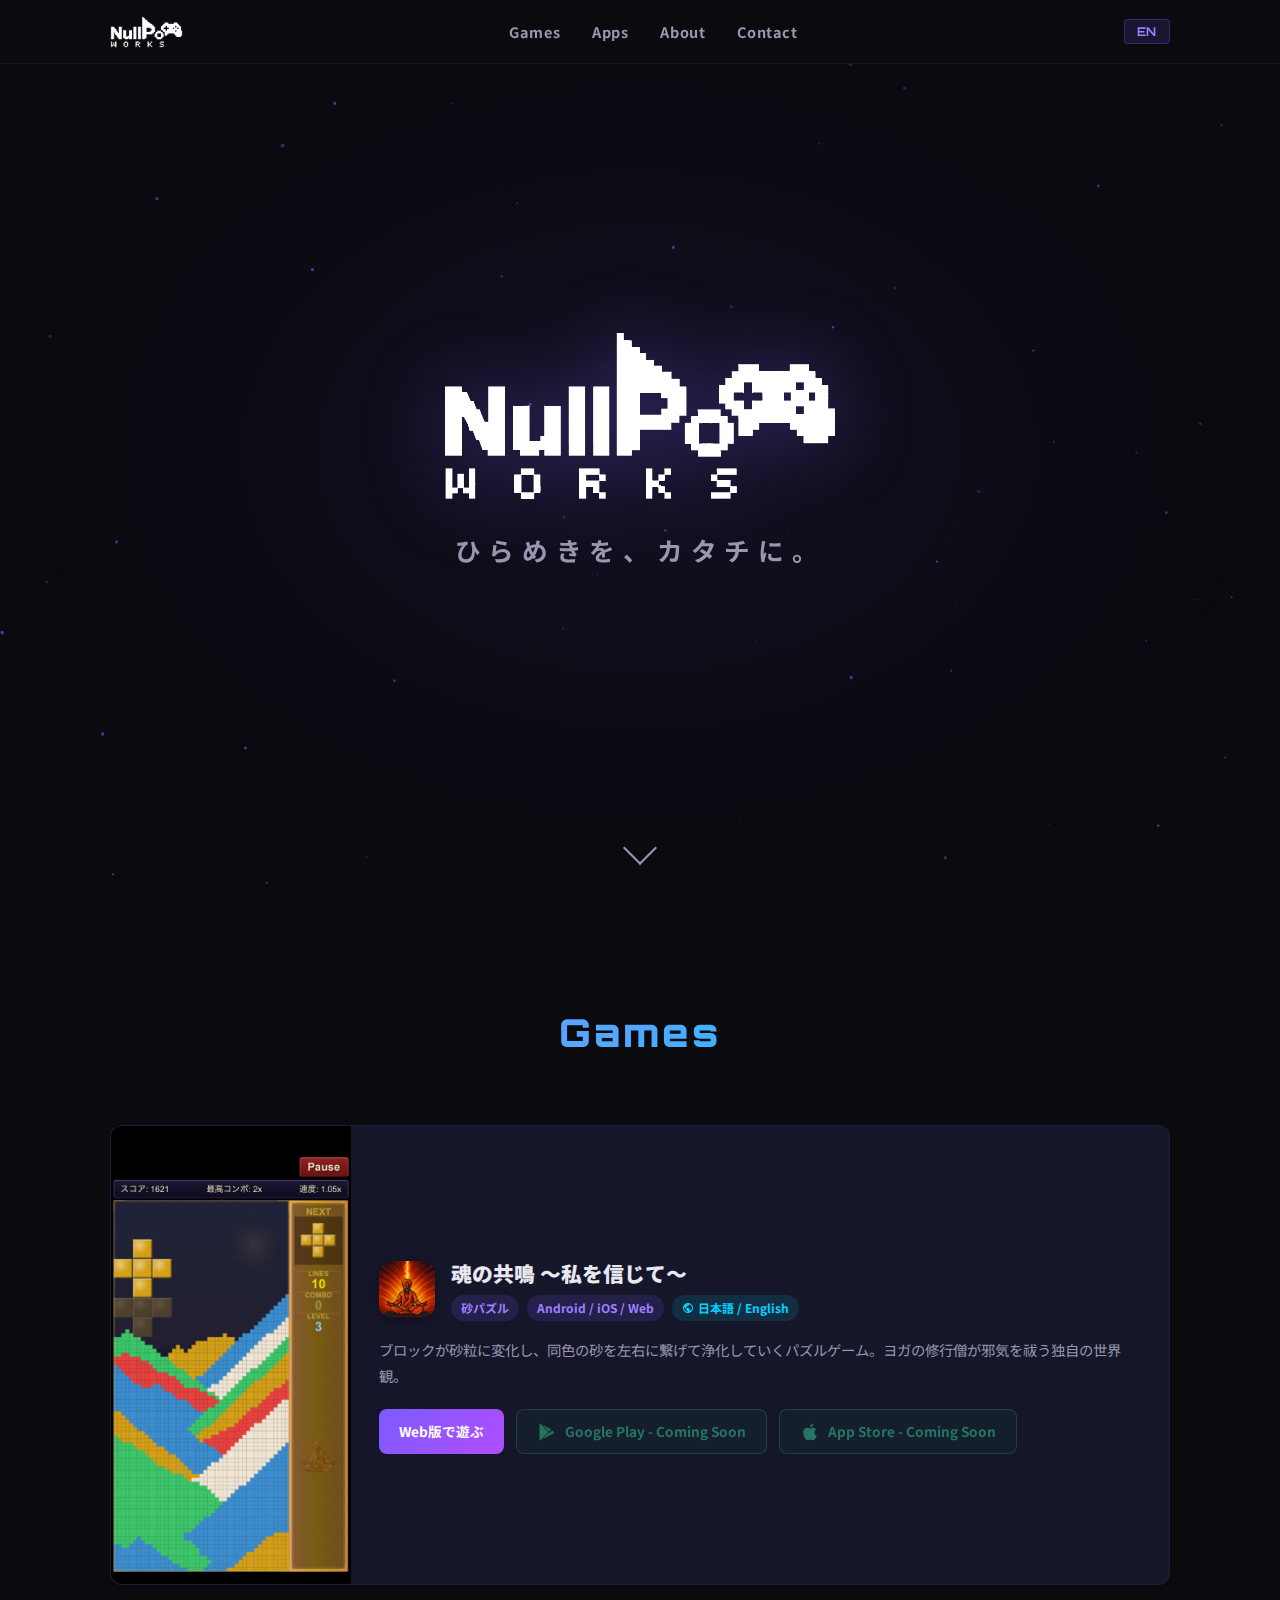
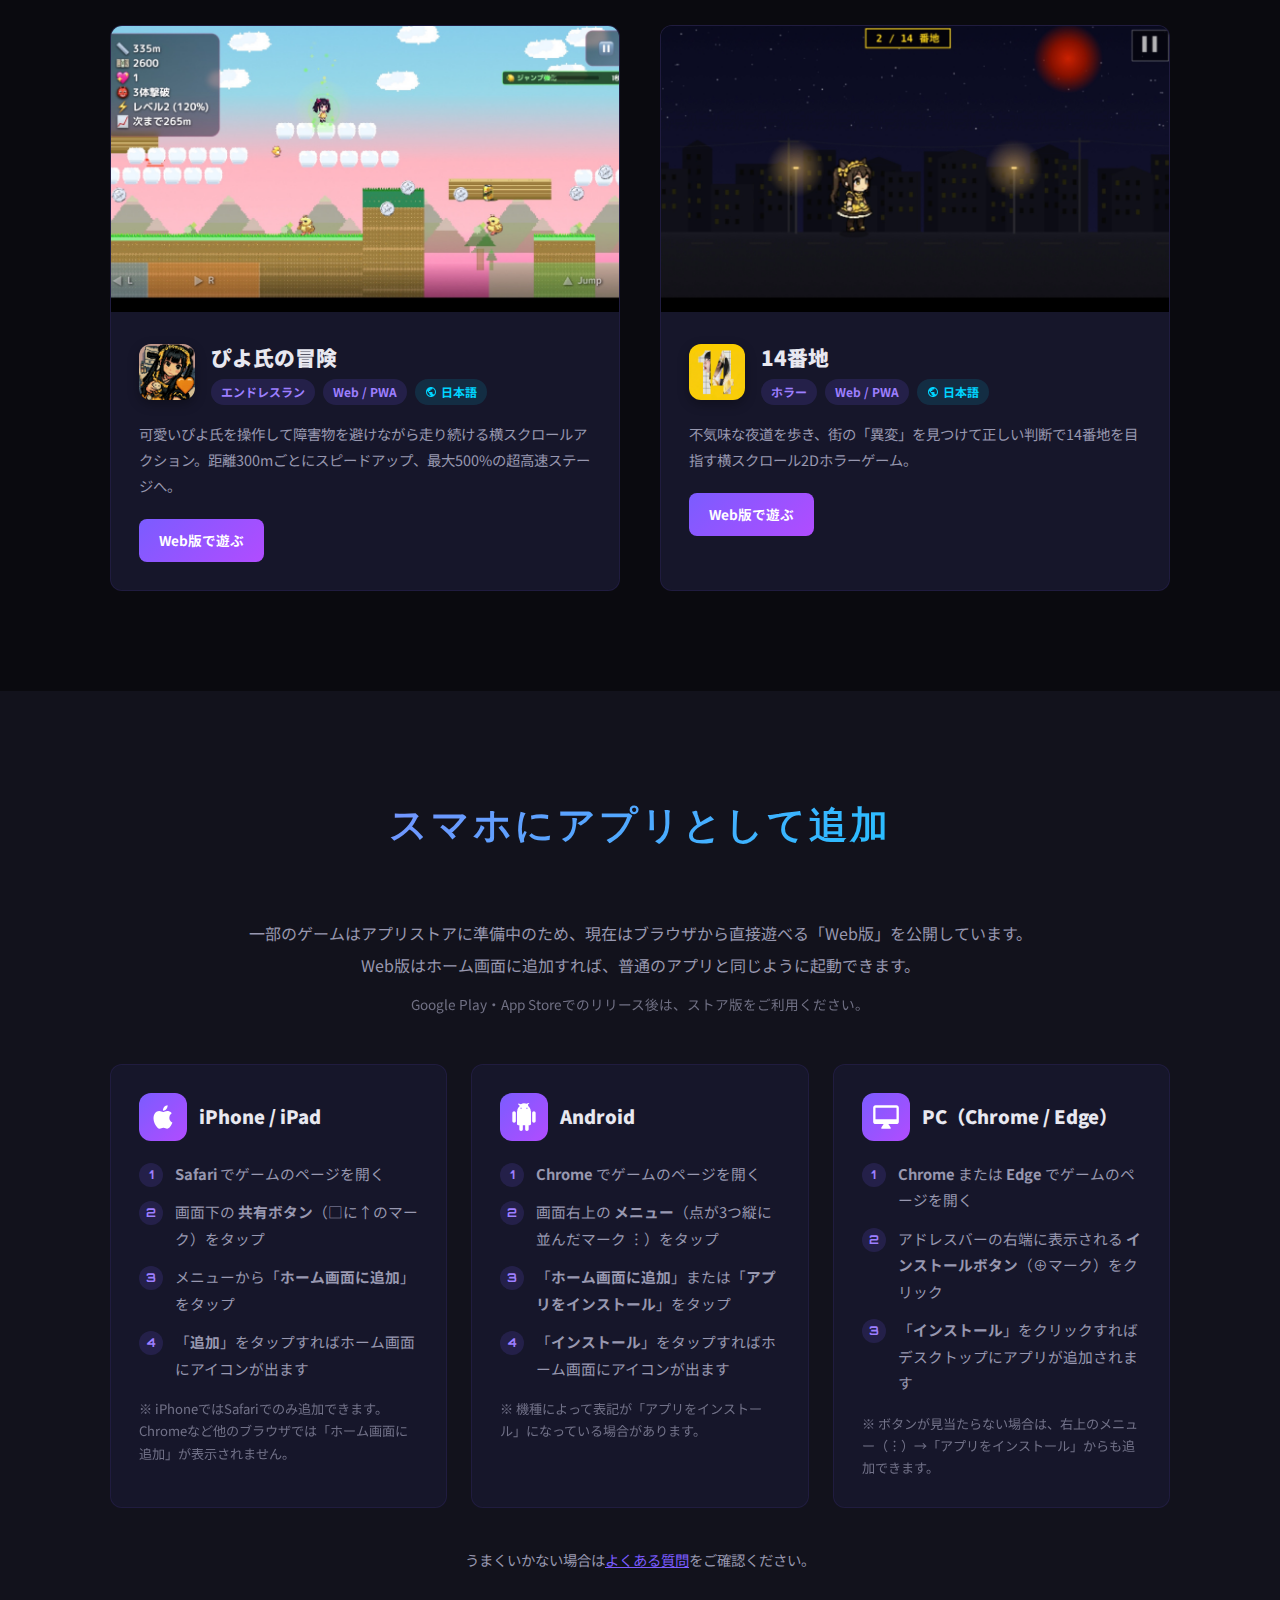
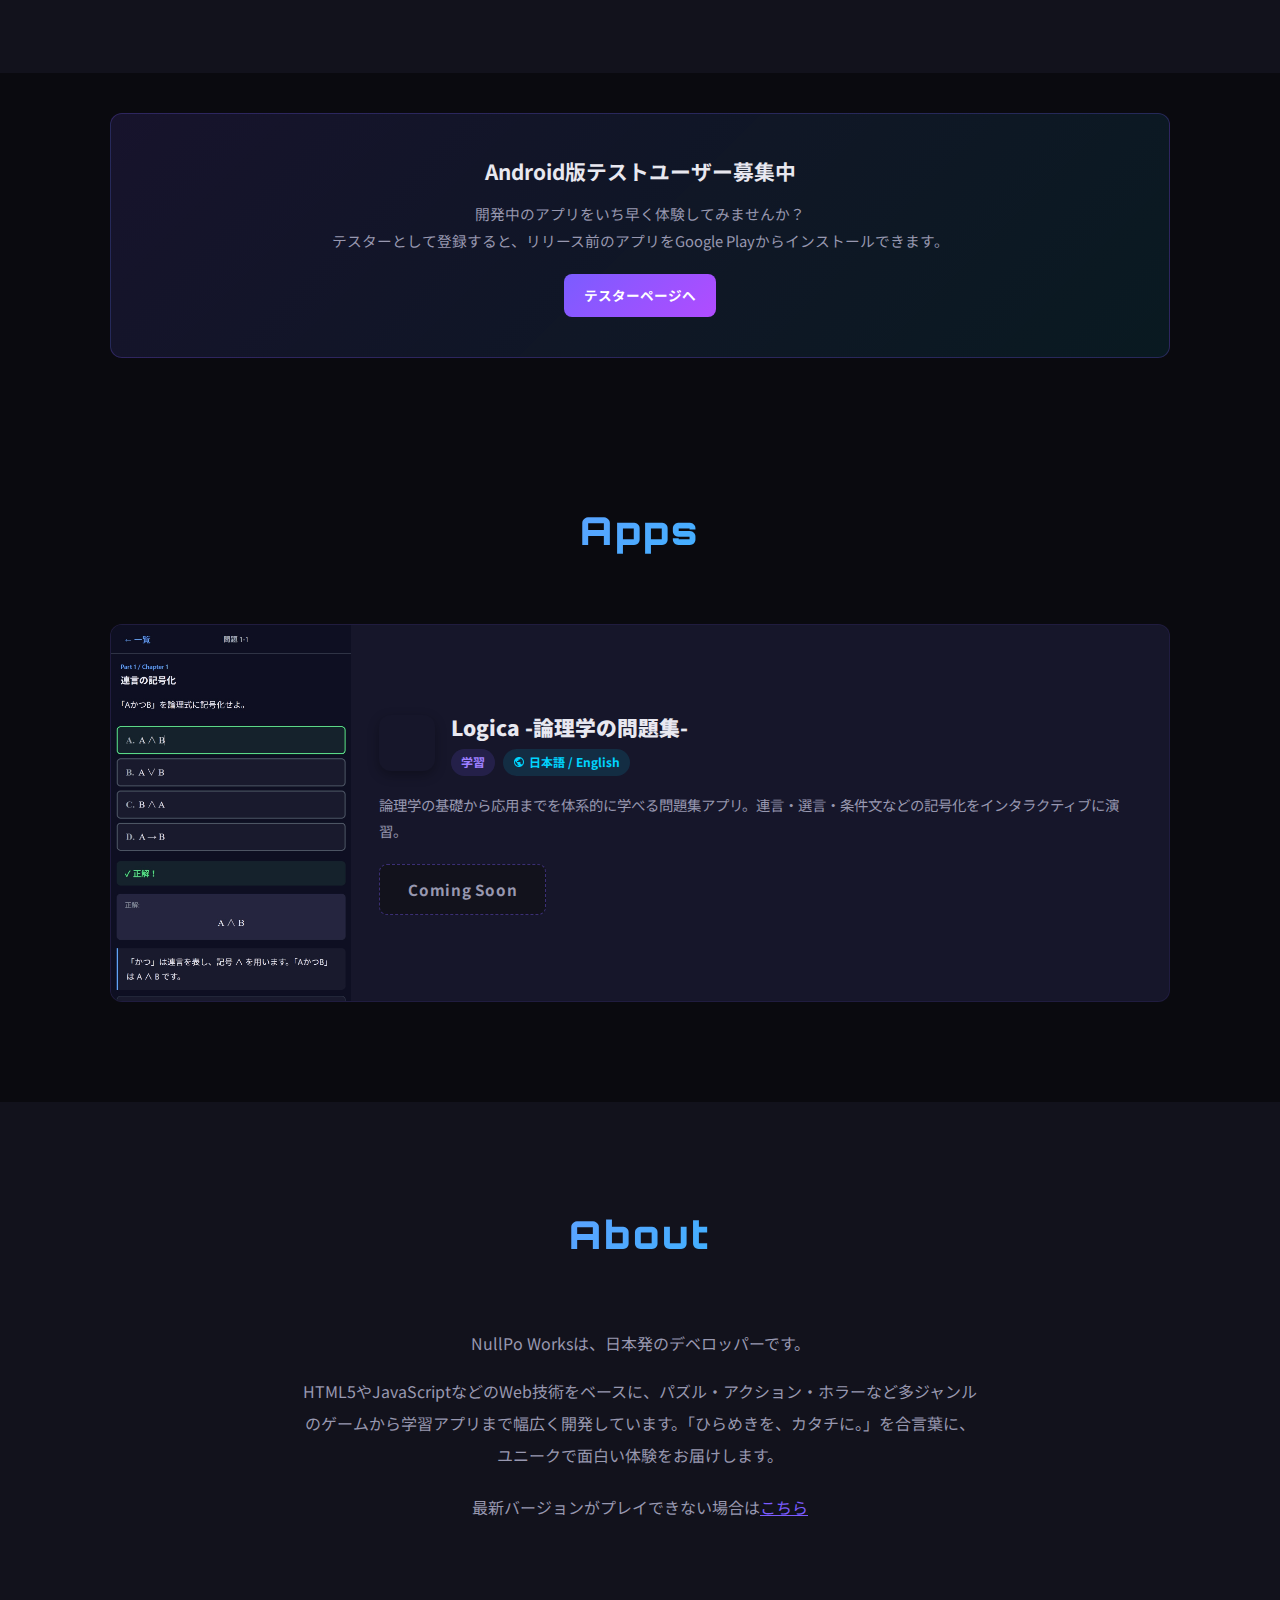
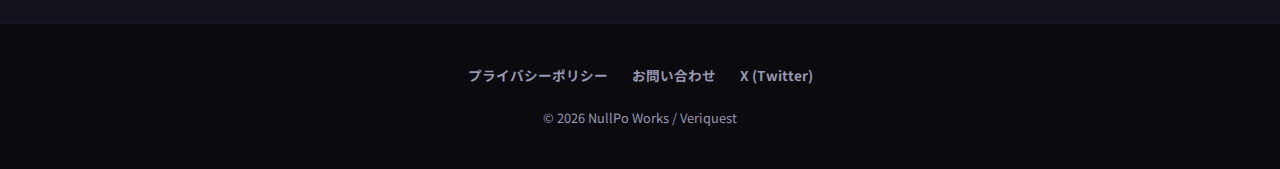
<file: index.html>
<!DOCTYPE html>
<html lang="ja">
<head>
  <meta charset="UTF-8">
  <meta name="viewport" content="width=device-width, initial-scale=1.0">
  <title data-i18n="meta.title.index">NullPo Works（ヌルポワークス） - ゲーム&アプリ開発</title>
  <meta name="description" data-i18n-meta="meta.desc.index" content="NullPo Works（ヌルポワークス）は、ゲームや学習アプリなどを開発する日本発のデベロッパーです。パズル・アクション・ホラーから教育系まで多彩な作品を展開中。魂の共鳴、ぴよ氏の冒険、14番地など。">
  <meta name="keywords" content="NullPo Works, ヌルポワークス, nullpo works, ヌルポ ワークス, ゲーム開発, インディーゲーム, 魂の共鳴, ぴよ氏の冒険, 14番地, Logica, パズルゲーム, ホラーゲーム">
  <meta property="og:title" data-i18n-meta="meta.og.title.index" content="NullPo Works（ヌルポワークス）">
  <meta property="og:description" data-i18n-meta="meta.og.desc.index" content="ゲームや学習アプリを開発する日本発のインディーデベロッパー">
  <meta property="og:image" content="https://nullpoworks.github.io/images/og-image.png">
  <meta property="og:url" content="https://nullpoworks.github.io/">
  <meta property="og:type" content="website">
  <meta name="twitter:card" content="summary_large_image">
  <meta name="twitter:site" content="@nullpo_works">
  <meta name="robots" content="index, follow">
  <meta name="theme-color" content="#0a0a0f">
  <link rel="canonical" href="https://nullpoworks.github.io/">
  <link rel="icon" type="image/png" sizes="32x32" href="images/favicon-32.png">
  <link rel="icon" type="image/png" sizes="192x192" href="images/favicon-192.png">
  <link rel="apple-touch-icon" href="images/apple-touch-icon.png">
  <link rel="preconnect" href="https://fonts.googleapis.com">
  <link rel="preconnect" href="https://fonts.gstatic.com" crossorigin>
  <link href="https://fonts.googleapis.com/css2?family=Noto+Sans+JP:wght@400;700;900&family=Orbitron:wght@700;900&display=swap" rel="stylesheet">
  <link rel="stylesheet" href="css/style.css">
  <!-- Google Analytics (GA4) -->
  <!-- <script async src="https://www.googletagmanager.com/gtag/js?id=G-XXXXXXXXXX"></script> -->
  <!-- <script>
    window.dataLayer = window.dataLayer || [];
    function gtag(){dataLayer.push(arguments);}
    gtag('js', new Date());
    gtag('config', 'G-XXXXXXXXXX');
  </script> -->
  <script type="application/ld+json">
  {
    "@context": "https://schema.org",
    "@type": "Organization",
    "name": "NullPo Works",
    "alternateName": ["ヌルポワークス", "nullpo works", "ヌルポ ワークス"],
    "url": "https://nullpoworks.github.io",
    "logo": "https://nullpoworks.github.io/images/logo-white.png",
    "sameAs": [
      "https://x.com/nullpo_works"
    ],
    "description": "ゲームや学習アプリなどを開発する日本発のインディーデベロッパー。パズル・アクション・ホラーから教育系まで多彩な作品を展開中。"
  }
  </script>
  <script type="application/ld+json">
  [
    {
      "@context": "https://schema.org",
      "@type": "VideoGame",
      "name": "魂の共鳴 ～私を信じて～",
      "alternateName": "Soul Resonance - Trust Me",
      "description": "ブロックが砂粒に変化し、同色の砂を左右に繋げて浄化していくパズルゲーム。ヨガの修行僧が邪気を祓う独自の世界観。",
      "genre": ["Puzzle"],
      "gamePlatform": ["Android", "iOS", "Web"],
      "inLanguage": ["ja", "en"],
      "author": {
        "@type": "Organization",
        "name": "NullPo Works"
      },
      "url": "https://rhynakesora.github.io/tamashii/",
      "image": "https://nullpoworks.github.io/images/tamashii-hero.jpg",
      "operatingSystem": "Android, iOS, Web"
    },
    {
      "@context": "https://schema.org",
      "@type": "VideoGame",
      "name": "ぴよ氏の冒険",
      "alternateName": "Piyo's Adventure",
      "description": "可愛いぴよ氏を操作して障害物を避けながら走り続ける横スクロールアクション。距離300mごとにスピードアップ。",
      "genre": ["Action", "Endless Runner"],
      "gamePlatform": ["Web"],
      "inLanguage": ["ja"],
      "author": {
        "@type": "Organization",
        "name": "NullPo Works"
      },
      "url": "https://shinomiyapiyo.github.io/games/piyo-adventure/index.html",
      "image": "https://nullpoworks.github.io/images/piyo-hero.jpg",
      "operatingSystem": "Web"
    },
    {
      "@context": "https://schema.org",
      "@type": "VideoGame",
      "name": "14番地",
      "alternateName": "14th Block",
      "description": "不気味な夜道を歩き、街の「異変」を見つけて正しい判断で14番地を目指す横スクロール2Dホラーゲーム。",
      "genre": ["Horror"],
      "gamePlatform": ["Web"],
      "inLanguage": ["ja"],
      "author": {
        "@type": "Organization",
        "name": "NullPo Works"
      },
      "url": "https://shinomiyapiyo.github.io/games/14banchi/index.html",
      "image": "https://nullpoworks.github.io/images/14banchi-hero.png",
      "operatingSystem": "Web"
    },
    {
      "@context": "https://schema.org",
      "@type": "SoftwareApplication",
      "name": "Logica -論理学の問題集-",
      "description": "論理学の基礎から応用までを体系的に学べる問題集アプリ。連言・選言・条件文などの記号化をインタラクティブに演習。",
      "applicationCategory": "EducationalApplication",
      "inLanguage": ["ja", "en"],
      "author": {
        "@type": "Organization",
        "name": "NullPo Works"
      },
      "image": "https://nullpoworks.github.io/images/logica-hero.png"
    }
  ]
  </script>
</head>
<body>
  <!-- ========== Header ========== -->
  <header class="header" id="header">
    <div class="header-inner">
      <a href="#" class="header-logo">
        <img src="images/logo-white.png" alt="NullPo Works" width="160" height="48">
      </a>
      <nav class="nav" id="nav">
        <ul class="nav-list">
          <li><a href="#games" class="nav-link">Games</a></li>
          <li><a href="#apps" class="nav-link">Apps</a></li>
          <li><a href="#about" class="nav-link">About</a></li>
          <li><a href="contact.html" class="nav-link">Contact</a></li>
        </ul>
      </nav>
      <button id="lang-toggle" class="lang-toggle" type="button" aria-label="Switch to English">EN</button>
      <button class="hamburger" id="hamburger" aria-label="メニュー" data-i18n-aria="hamburger.aria" aria-expanded="false">
        <span class="hamburger-line"></span>
        <span class="hamburger-line"></span>
        <span class="hamburger-line"></span>
      </button>
    </div>
  </header>

  <!-- ========== Hero ========== -->
  <section class="hero" id="hero">
    <div class="hero-bg">
      <canvas id="hero-canvas"></canvas>
    </div>
    <div class="hero-content">
      <img src="images/logo-white.png" alt="NullPo Works" class="hero-logo" width="320" height="96">
      <p class="hero-tagline" data-i18n="hero.tagline">ひらめきを、カタチに。</p>
    </div>
    <a href="#games" class="hero-scroll" data-i18n-aria="hero.scroll.aria" aria-label="下にスクロール">
      <span class="hero-scroll-arrow"></span>
    </a>
  </section>

  <main>
  <!-- ========== Games ========== -->
  <section class="section games" id="games">
    <div class="container">
      <h2 class="section-title">Games</h2>
      <div class="game-grid">
        <!-- 魂の共鳴 -->
        <article class="game-card game-card--portrait">
          <div class="game-card-portrait-layout">
            <div class="game-card-image game-card-image--portrait">
              <img src="images/tamashii-hero.jpg" alt="魂の共鳴 ～私を信じて～ スクリーンショット" data-i18n-alt="alt.tamashii.hero" loading="lazy" width="540" height="960">
            </div>
            <div class="game-card-body">
              <div class="game-card-header">
                <img src="images/tamashii-icon-512.png" alt="魂の共鳴 アイコン" class="game-icon" width="56" height="56" loading="lazy">
                <div>
                  <h3 class="game-title" data-i18n="game.tamashii.title">魂の共鳴 ～私を信じて～</h3>
                  <div class="game-tags">
                    <span class="game-tag" data-i18n="game.tamashii.tag1">砂パズル</span>
                    <span class="game-tag">Android / iOS / Web</span>
                    <span class="game-tag game-tag--lang" data-i18n="game.tamashii.lang">日本語 / English</span>
                  </div>
                </div>
              </div>
              <p class="game-desc" data-i18n="game.tamashii.desc">ブロックが砂粒に変化し、同色の砂を左右に繋げて浄化していくパズルゲーム。ヨガの修行僧が邪気を祓う独自の世界観。</p>
              <div class="game-links">
                <a href="https://rhynakesora.github.io/tamashii/" class="btn btn-primary" target="_blank" rel="noopener noreferrer" data-i18n="game.tamashii.play">Web版で遊ぶ</a>
                <span class="btn btn-store btn-disabled" aria-disabled="true">
                  <svg class="btn-icon" viewBox="0 0 24 24" width="20" height="20"><path fill="currentColor" d="M3.609 1.814L13.792 12 3.61 22.186a.996.996 0 0 1-.61-.92V2.734a1 1 0 0 1 .609-.92zm10.89 10.893l2.302 2.302-10.937 6.333 8.635-8.635zm3.199-3.199l2.302 2.302a1 1 0 0 1 0 1.38l-2.302 2.302L15.395 13l2.303-2.492zM5.864 2.658L16.8 9.024l-2.302 2.302L5.864 2.658z"/></svg>
                  Google Play - Coming Soon
                </span>
                <span class="btn btn-store btn-disabled" aria-disabled="true">
                  <svg class="btn-icon" viewBox="0 0 24 24" width="20" height="20"><path fill="currentColor" d="M18.71 19.5c-.83 1.24-1.71 2.45-3.05 2.47-1.34.03-1.77-.79-3.29-.79-1.53 0-2 .77-3.27.82-1.31.05-2.3-1.32-3.14-2.53C4.25 17 2.94 12.45 4.7 9.39c.87-1.52 2.43-2.48 4.12-2.51 1.28-.02 2.5.87 3.29.87.78 0 2.26-1.07 3.8-.91.65.03 2.47.26 3.64 1.98-.09.06-2.17 1.28-2.15 3.81.03 3.02 2.65 4.03 2.68 4.04-.03.07-.42 1.44-1.38 2.83M13 3.5c.73-.83 1.94-1.46 2.94-1.5.13 1.17-.34 2.35-1.04 3.19-.69.85-1.83 1.51-2.95 1.42-.15-1.15.41-2.35 1.05-3.11z"/></svg>
                  App Store - Coming Soon
                </span>
              </div>
            </div>
          </div>
        </article>

        <!-- ぴよ氏の冒険 -->
        <article class="game-card">
          <div class="game-card-image">
            <img src="images/piyo-hero.jpg" alt="ぴよ氏の冒険 スクリーンショット" data-i18n-alt="alt.piyo.hero" loading="lazy" width="2736" height="1728">
          </div>
          <div class="game-card-body">
            <div class="game-card-header">
              <img src="images/piyo-adventure-icon-512.png" alt="ぴよ氏の冒険 アイコン" class="game-icon" width="56" height="56" loading="lazy">
              <div>
                <h3 class="game-title" data-i18n="game.piyo.title">ぴよ氏の冒険</h3>
                <div class="game-tags">
                  <span class="game-tag" data-i18n="game.piyo.tag1">エンドレスラン</span>
                  <span class="game-tag">Web / PWA</span>
                  <span class="game-tag game-tag--lang" data-i18n="game.piyo.lang">日本語</span>
                </div>
              </div>
            </div>
            <p class="game-desc" data-i18n="game.piyo.desc">可愛いぴよ氏を操作して障害物を避けながら走り続ける横スクロールアクション。距離300mごとにスピードアップ、最大500%の超高速ステージへ。</p>
            <div class="game-links">
              <a href="https://shinomiyapiyo.github.io/games/piyo-adventure/index.html" class="btn btn-primary" target="_blank" rel="noopener noreferrer" data-i18n="game.piyo.play">Web版で遊ぶ</a>
            </div>
          </div>
        </article>

        <!-- 14番地 -->
        <article class="game-card">
          <div class="game-card-image">
            <img src="images/14banchi-hero.png" alt="14番地 スクリーンショット" data-i18n-alt="alt.14banchi.hero" loading="lazy" width="960" height="540">
          </div>
          <div class="game-card-body">
            <div class="game-card-header">
              <img src="images/14banchi-icon-512.png" alt="14番地 アイコン" class="game-icon" width="56" height="56" loading="lazy">
              <div>
                <h3 class="game-title" data-i18n="game.14banchi.title">14番地</h3>
                <div class="game-tags">
                  <span class="game-tag" data-i18n="game.14banchi.tag1">ホラー</span>
                  <span class="game-tag">Web / PWA</span>
                  <span class="game-tag game-tag--lang" data-i18n="game.14banchi.lang">日本語</span>
                </div>
              </div>
            </div>
            <p class="game-desc" data-i18n="game.14banchi.desc">不気味な夜道を歩き、街の「異変」を見つけて正しい判断で14番地を目指す横スクロール2Dホラーゲーム。</p>
            <div class="game-links">
              <a href="https://shinomiyapiyo.github.io/games/14banchi/index.html" class="btn btn-primary" target="_blank" rel="noopener noreferrer" data-i18n="game.14banchi.play">Web版で遊ぶ</a>
            </div>
          </div>
        </article>
      </div>
    </div>
  </section>

  <!-- ========== How to Play on Your Smartphone ========== -->
  <section class="section pwa-guide" id="pwa-guide">
    <div class="container">
      <h2 class="section-title" data-i18n="pwa.title">スマホにアプリとして追加</h2>
      <p class="pwa-guide-lead" data-i18n-html="pwa.lead">一部のゲームはアプリストアに準備中のため、現在はブラウザから直接遊べる「Web版」を公開しています。<br>Web版はホーム画面に追加すれば、普通のアプリと同じように起動できます。</p>
      <p class="pwa-guide-sub" data-i18n="pwa.store_note">Google Play・App Storeでのリリース後は、ストア版をご利用ください。</p>

      <div class="pwa-guide-grid">
        <!-- iPhone / iPad -->
        <div class="pwa-guide-card">
          <div class="pwa-guide-card-header">
            <span class="pwa-guide-icon">
              <svg viewBox="0 0 24 24" width="28" height="28"><path fill="currentColor" d="M18.71 19.5c-.83 1.24-1.71 2.45-3.05 2.47-1.34.03-1.77-.79-3.29-.79-1.53 0-2 .77-3.27.82-1.31.05-2.3-1.32-3.14-2.53C4.25 17 2.94 12.45 4.7 9.39c.87-1.52 2.43-2.48 4.12-2.51 1.28-.02 2.5.87 3.29.87.78 0 2.26-1.07 3.8-.91.65.03 2.47.26 3.64 1.98-.09.06-2.17 1.28-2.15 3.81.03 3.02 2.65 4.03 2.68 4.04-.03.07-.42 1.44-1.38 2.83M13 3.5c.73-.83 1.94-1.46 2.94-1.5.13 1.17-.34 2.35-1.04 3.19-.69.85-1.83 1.51-2.95 1.42-.15-1.15.41-2.35 1.05-3.11z"/></svg>
            </span>
            <h3 class="pwa-guide-card-title">iPhone / iPad</h3>
          </div>
          <ol class="pwa-guide-steps">
            <li data-i18n-html="pwa.ios.step1"><strong>Safari</strong> でゲームのページを開く</li>
            <li data-i18n-html="pwa.ios.step2">画面下の <strong>共有ボタン</strong>（□に↑のマーク）をタップ</li>
            <li data-i18n-html="pwa.ios.step3">メニューから「<strong>ホーム画面に追加</strong>」をタップ</li>
            <li data-i18n-html="pwa.ios.step4">「<strong>追加</strong>」をタップすればホーム画面にアイコンが出ます</li>
          </ol>
          <p class="pwa-guide-note" data-i18n="pwa.ios.note">※ iPhoneではSafariでのみ追加できます。Chromeなど他のブラウザでは「ホーム画面に追加」が表示されません。</p>
        </div>

        <!-- Android -->
        <div class="pwa-guide-card">
          <div class="pwa-guide-card-header">
            <span class="pwa-guide-icon">
              <svg viewBox="0 0 24 24" width="28" height="28"><path fill="currentColor" d="M6 18c0 .55.45 1 1 1h1v3.5c0 .83.67 1.5 1.5 1.5s1.5-.67 1.5-1.5V19h2v3.5c0 .83.67 1.5 1.5 1.5s1.5-.67 1.5-1.5V19h1c.55 0 1-.45 1-1V7H6v11zM3.5 7C2.67 7 2 7.67 2 8.5v7c0 .83.67 1.5 1.5 1.5S5 16.33 5 15.5v-7C5 7.67 4.33 7 3.5 7zm17 0c-.83 0-1.5.67-1.5 1.5v7c0 .83.67 1.5 1.5 1.5s1.5-.67 1.5-1.5v-7c0-.83-.67-1.5-1.5-1.5zm-4.97-5.84l1.3-1.3c.2-.2.2-.51 0-.71-.2-.2-.51-.2-.71 0l-1.48 1.48C13.85.55 12.95.25 12 .25s-1.85.3-2.64.88L7.88.65c-.2-.2-.51-.2-.71 0-.2.2-.2.51 0 .71l1.3 1.3C7.17 3.6 6.2 5.2 6.2 7h11.6c0-1.8-.97-3.4-2.27-4.34zM10 5H9V4h1v1zm5 0h-1V4h1v1z"/></svg>
            </span>
            <h3 class="pwa-guide-card-title">Android</h3>
          </div>
          <ol class="pwa-guide-steps">
            <li data-i18n-html="pwa.android.step1"><strong>Chrome</strong> でゲームのページを開く</li>
            <li data-i18n-html="pwa.android.step2">画面右上の <strong>メニュー</strong>（点が3つ縦に並んだマーク ︙）をタップ</li>
            <li data-i18n-html="pwa.android.step3">「<strong>ホーム画面に追加</strong>」または「<strong>アプリをインストール</strong>」をタップ</li>
            <li data-i18n-html="pwa.android.step4">「<strong>インストール</strong>」をタップすればホーム画面にアイコンが出ます</li>
          </ol>
          <p class="pwa-guide-note" data-i18n="pwa.android.note">※ 機種によって表記が「アプリをインストール」になっている場合があります。</p>
        </div>

        <!-- PC -->
        <div class="pwa-guide-card">
          <div class="pwa-guide-card-header">
            <span class="pwa-guide-icon">
              <svg viewBox="0 0 24 24" width="28" height="28"><path fill="currentColor" d="M21 2H3c-1.1 0-2 .9-2 2v12c0 1.1.9 2 2 2h7l-2 3v1h8v-1l-2-3h7c1.1 0 2-.9 2-2V4c0-1.1-.9-2-2-2zm0 12H3V4h18v10z"/></svg>
            </span>
            <h3 class="pwa-guide-card-title" data-i18n="pwa.pc.title">PC（Chrome / Edge）</h3>
          </div>
          <ol class="pwa-guide-steps">
            <li data-i18n-html="pwa.pc.step1"><strong>Chrome</strong> または <strong>Edge</strong> でゲームのページを開く</li>
            <li data-i18n-html="pwa.pc.step2">アドレスバーの右端に表示される <strong>インストールボタン</strong>（⊕マーク）をクリック</li>
            <li data-i18n-html="pwa.pc.step3">「<strong>インストール</strong>」をクリックすればデスクトップにアプリが追加されます</li>
          </ol>
          <p class="pwa-guide-note" data-i18n="pwa.pc.note">※ ボタンが見当たらない場合は、右上のメニュー（︙）→「アプリをインストール」からも追加できます。</p>
        </div>
      </div>

      <p class="pwa-guide-faq" data-i18n-html="pwa.faq">うまくいかない場合は<a href="contact.html#faq">よくある質問</a>をご確認ください。</p>
    </div>
  </section>

  <!-- ========== Tester Recruitment ========== -->
  <section class="section tester-recruit">
    <div class="container">
      <div class="tester-recruit-banner">
        <div class="tester-recruit-body">
          <h2 class="tester-recruit-title" data-i18n="recruit.title">Android版テストユーザー募集中</h2>
          <p class="tester-recruit-desc" data-i18n-html="recruit.desc">開発中のアプリをいち早く体験してみませんか？<br>テスターとして登録すると、リリース前のアプリをGoogle Playからインストールできます。</p>
          <a href="beta-test.html" class="btn btn-primary tester-recruit-btn" data-i18n="recruit.btn">テスターページへ</a>
        </div>
      </div>
    </div>
  </section>

  <!-- ========== Apps ========== -->
  <section class="section apps" id="apps">
    <div class="container">
      <h2 class="section-title">Apps</h2>
      <div class="game-grid">
        <!-- Logica -->
        <article class="game-card game-card--portrait">
          <div class="game-card-portrait-layout">
            <div class="game-card-image game-card-image--portrait">
              <img src="images/logica-hero.png" alt="Logica -論理学の問題集- スクリーンショット" data-i18n-alt="alt.logica.hero" loading="lazy" width="540" height="960">
            </div>
            <div class="game-card-body">
              <div class="game-card-header">
                <img src="images/logica-icon-512.png" alt="Logica アイコン" class="game-icon" width="56" height="56" loading="lazy">
                <div>
                  <h3 class="game-title" data-i18n="app.logica.title">Logica -論理学の問題集-</h3>
                  <div class="game-tags">
                    <span class="game-tag" data-i18n="app.logica.tag1">学習</span>
                    <span class="game-tag game-tag--lang" data-i18n="app.logica.tag2">日本語 / English</span>
                  </div>
                </div>
              </div>
              <p class="game-desc" data-i18n="app.logica.desc">論理学の基礎から応用までを体系的に学べる問題集アプリ。連言・選言・条件文などの記号化をインタラクティブに演習。</p>
              <div class="game-links">
                <span class="btn btn-coming-soon" aria-disabled="true">Coming Soon</span>
              </div>
            </div>
          </div>
        </article>
      </div>
    </div>
  </section>

  <!-- ========== About ========== -->
  <section class="section about" id="about">
    <div class="container">
      <h2 class="section-title">About</h2>
      <div class="about-content">
        <p data-i18n="about.p1">NullPo Works（ヌルポワークス）は、日本発のインディーゲーム・アプリデベロッパーです。</p>
        <p data-i18n="about.p2">HTML5やJavaScriptなどのWeb技術をベースに、パズル・アクション・ホラーなど多ジャンルのゲームから学習アプリまで幅広く開発しています。「ひらめきを、カタチに。」を合言葉に、ユニークで面白い体験をお届けします。</p>
        <p class="about-help-link" data-i18n-html="about.help">最新バージョンがプレイできない場合は<a href="contact.html#faq">こちら</a></p>
      </div>
    </div>
  </section>
  </main>

  <!-- ========== Footer ========== -->
  <footer class="footer">
    <div class="container">
      <div class="footer-links">
        <a href="privacy-policy.html" class="footer-link" data-i18n="footer.privacy" data-i18n-href="footer.privacy.href">プライバシーポリシー</a>
        <a href="contact.html" class="footer-link" data-i18n="footer.contact">お問い合わせ</a>
        <a href="https://x.com/nullpo_works" class="footer-link" target="_blank" rel="noopener noreferrer">X (Twitter)</a>
      </div>
      <p class="footer-copy">&copy; 2026 NullPo Works / Veriquest</p>
    </div>
  </footer>

  <script src="js/i18n.js"></script>
  <script src="js/main.js"></script>
</body>
</html>
</file>
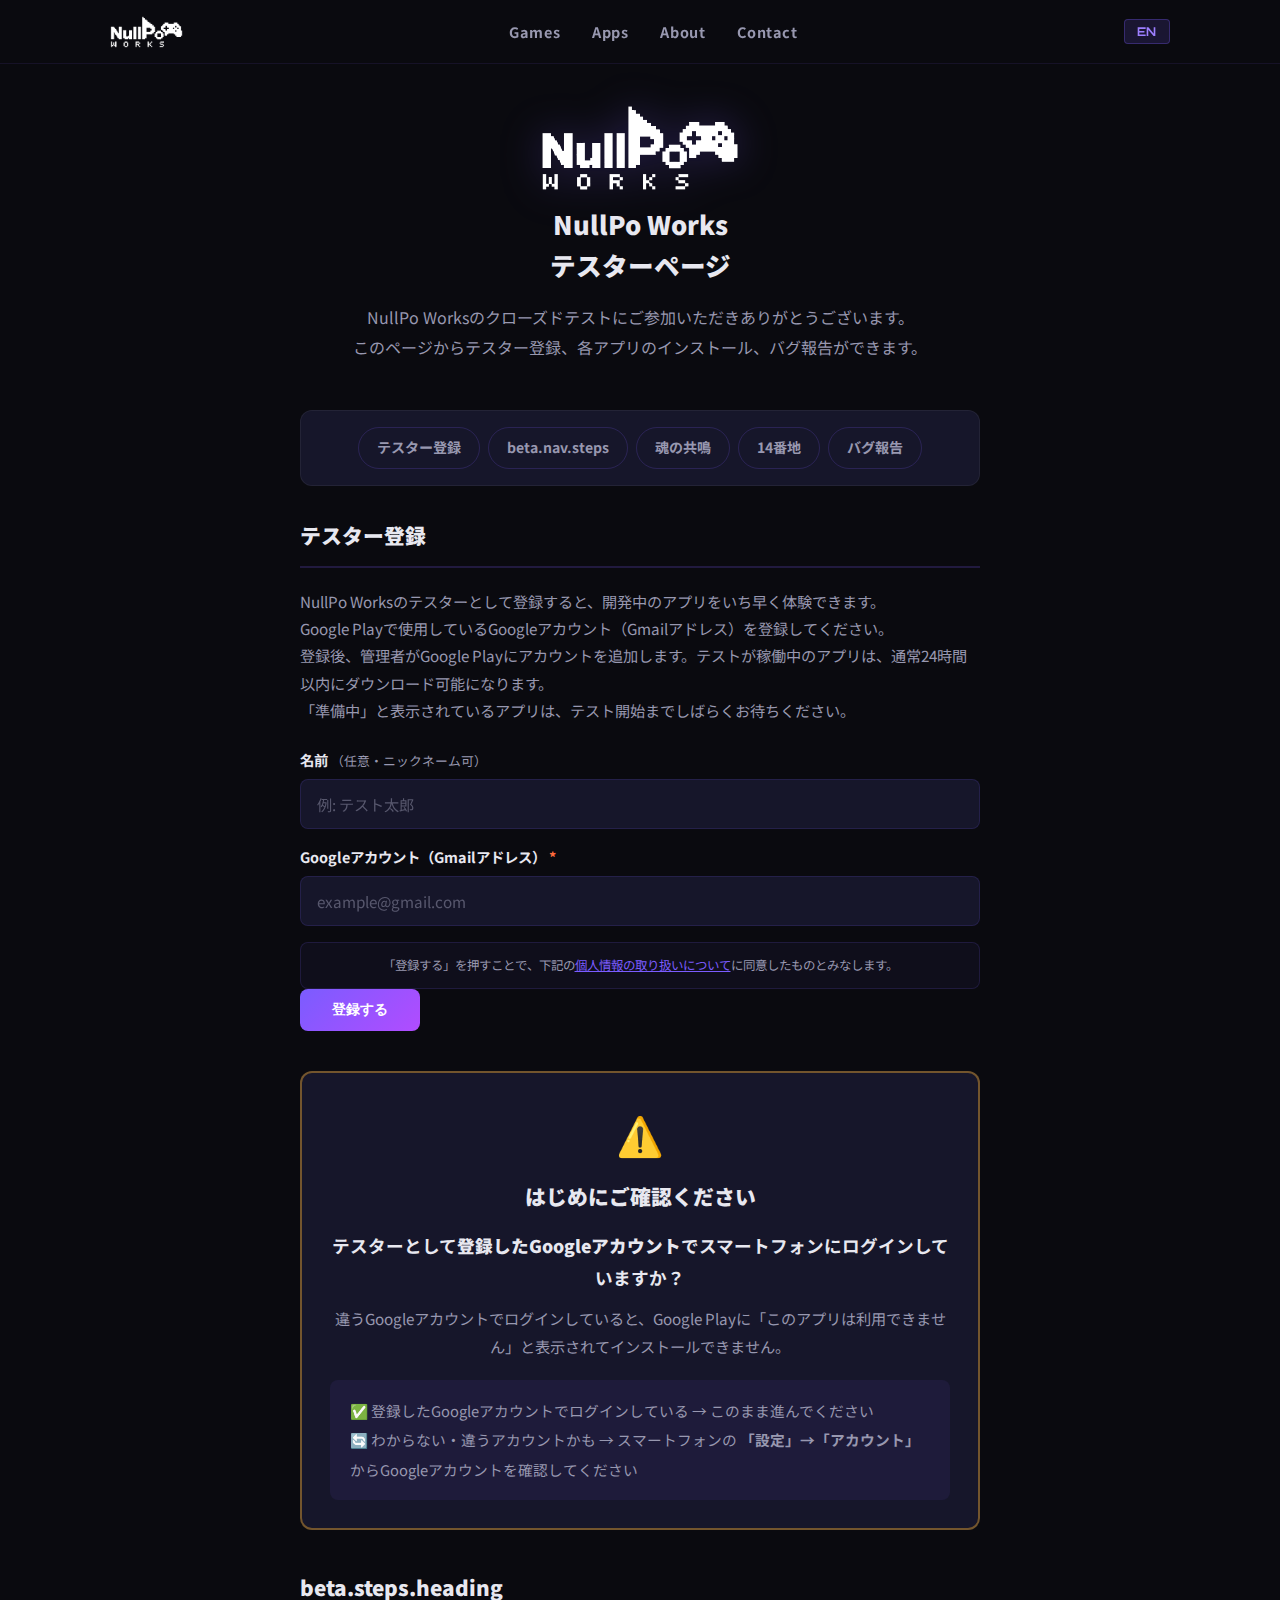
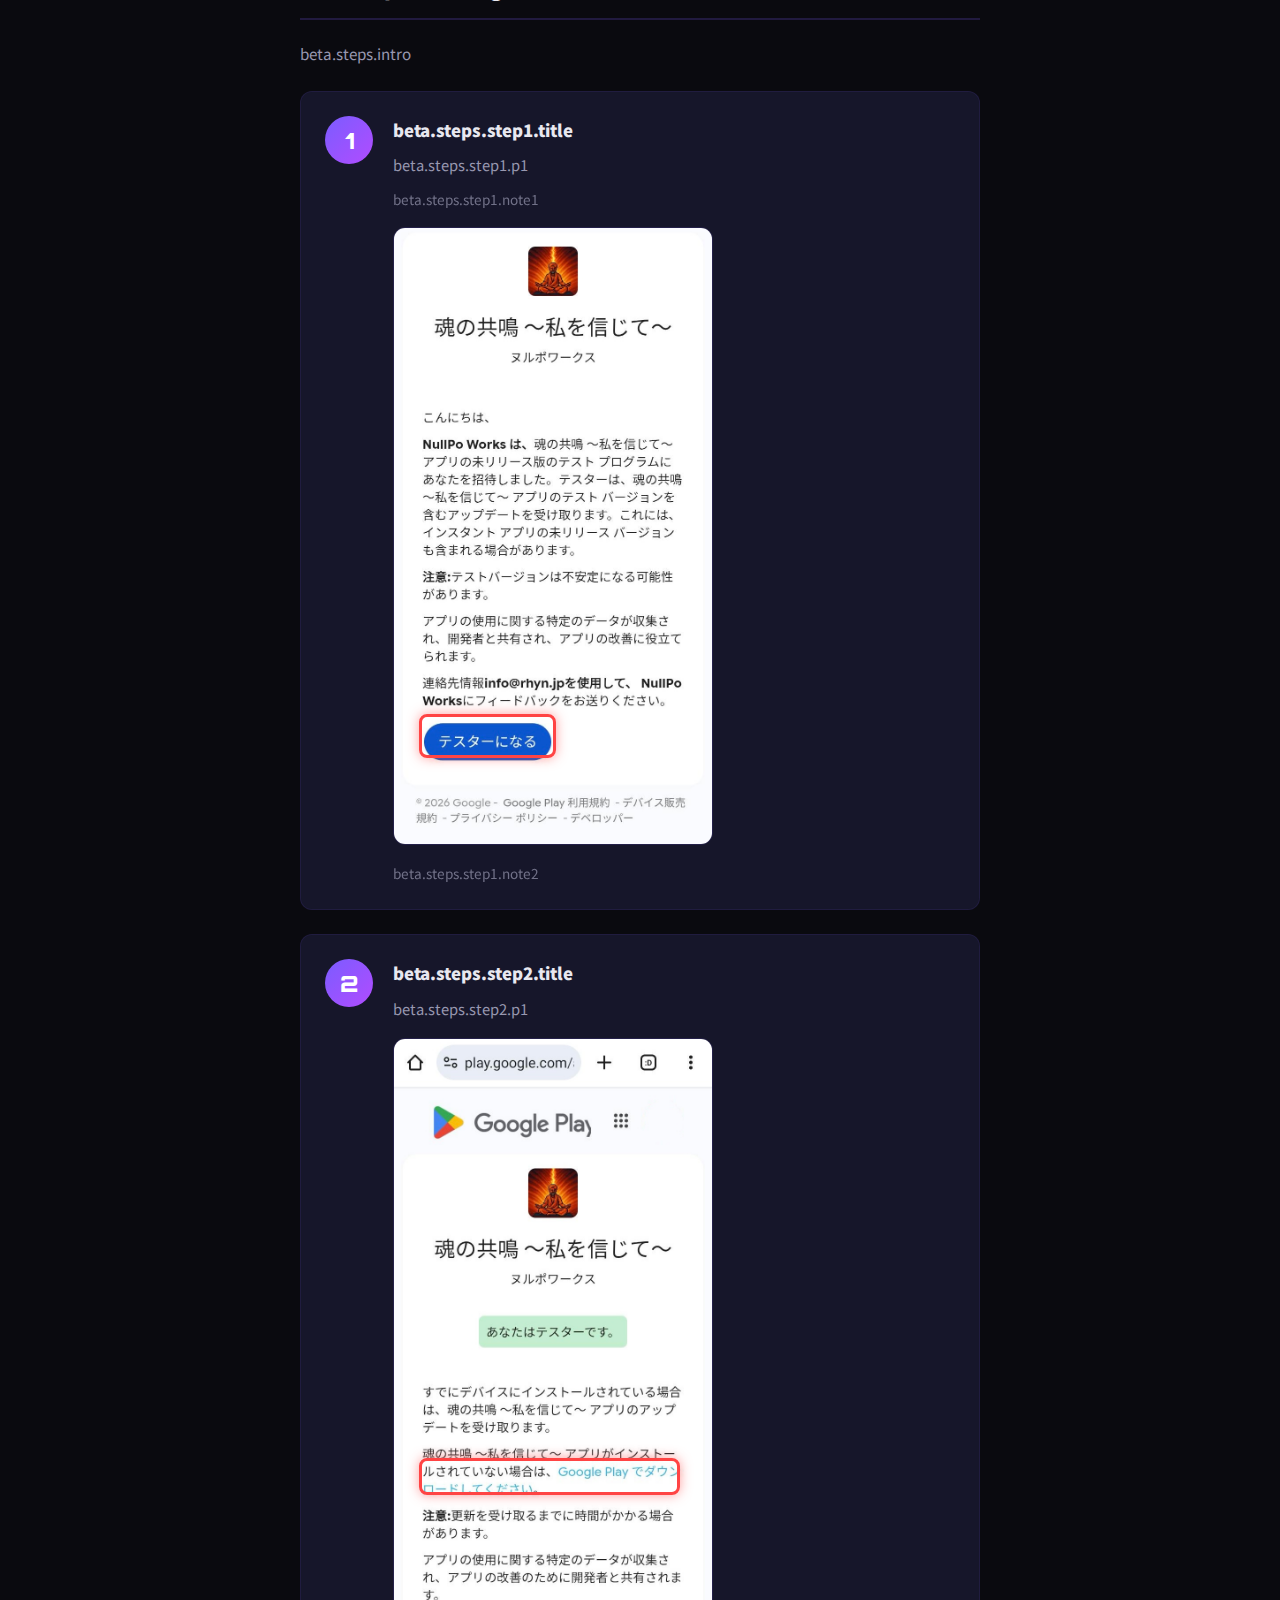
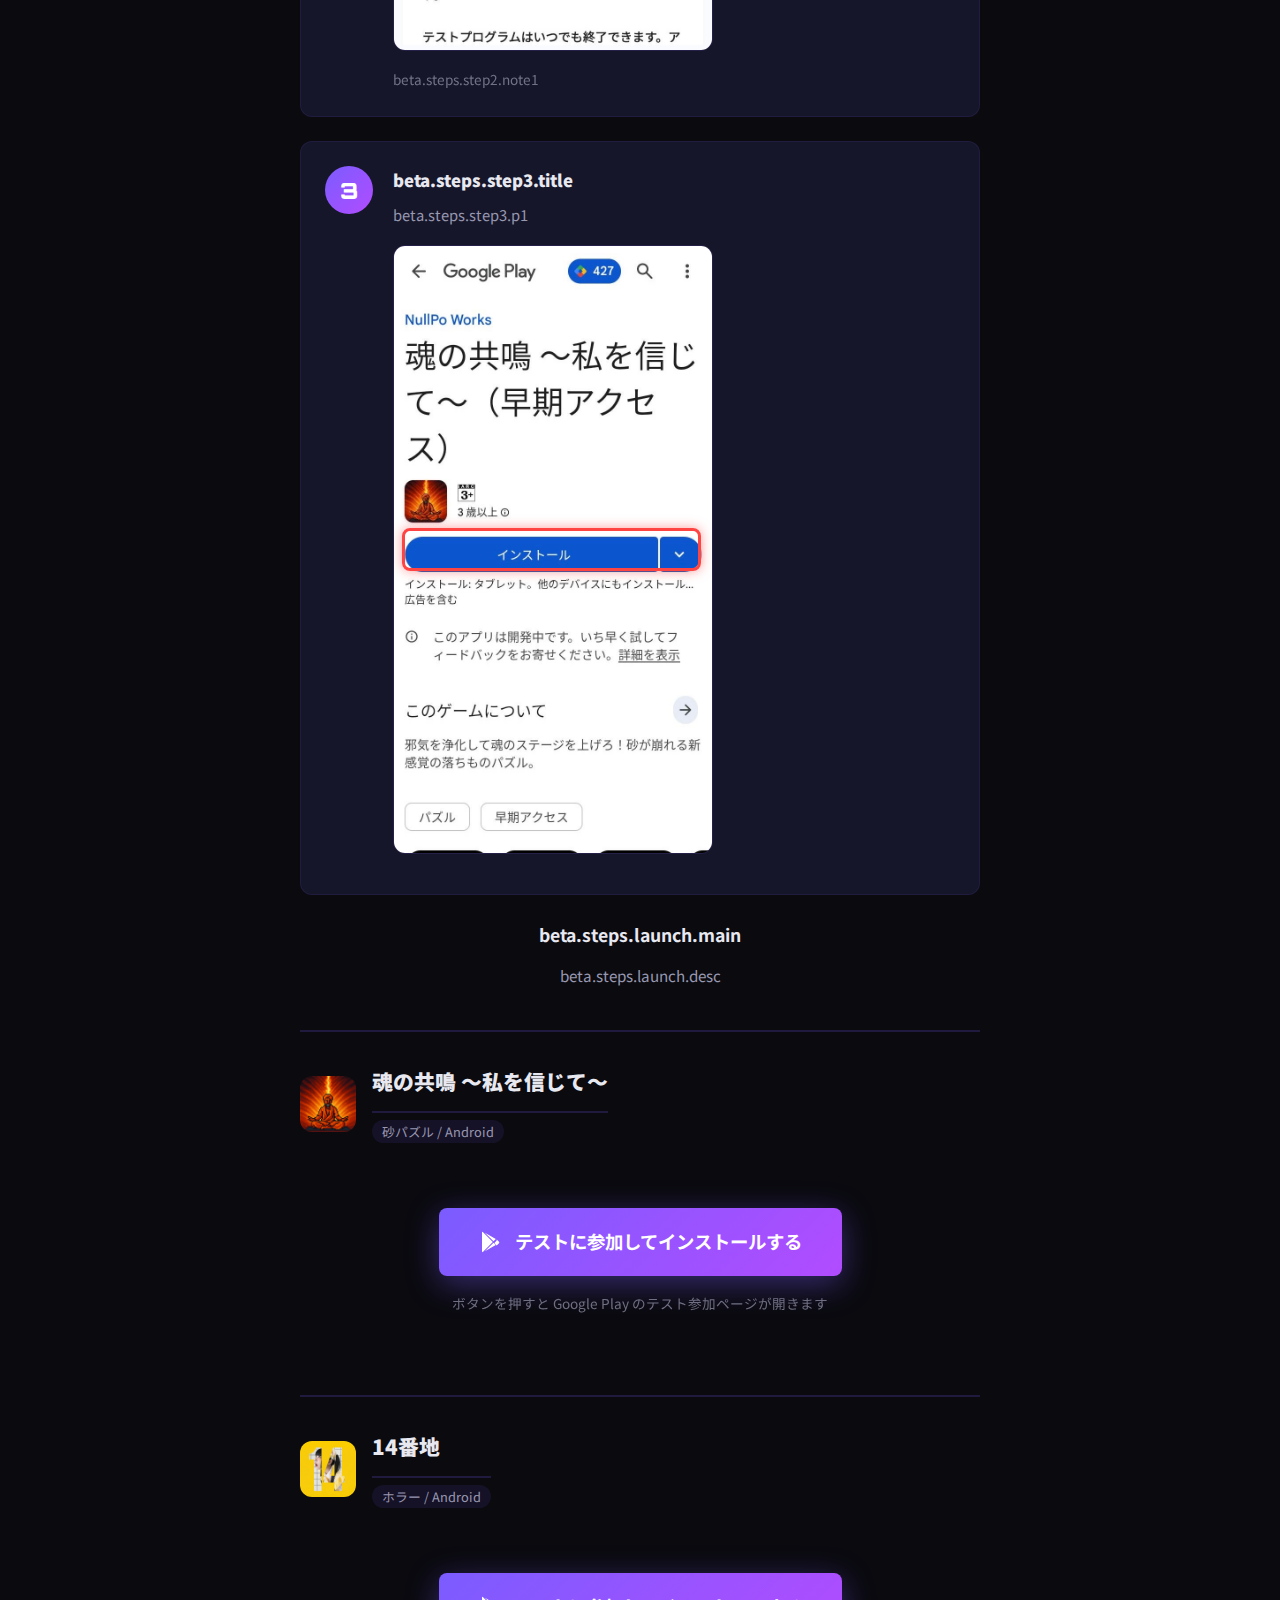
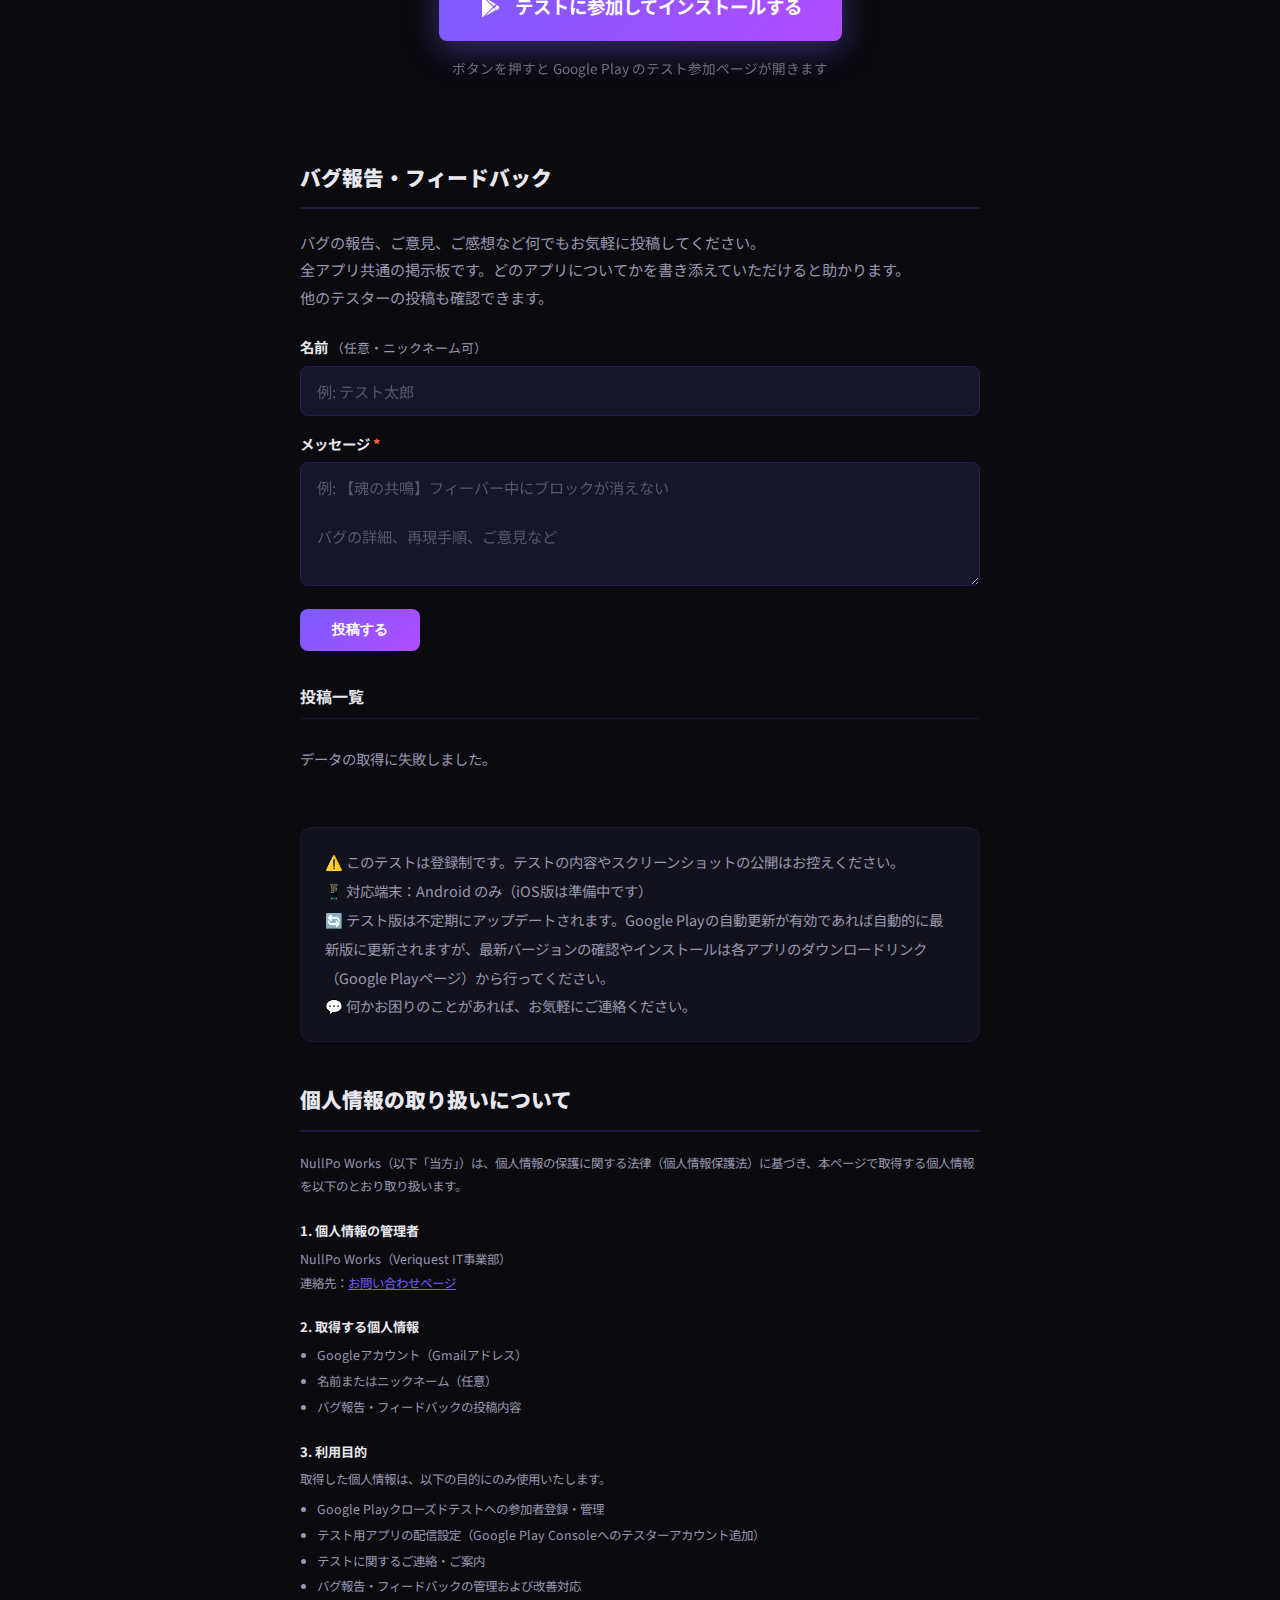
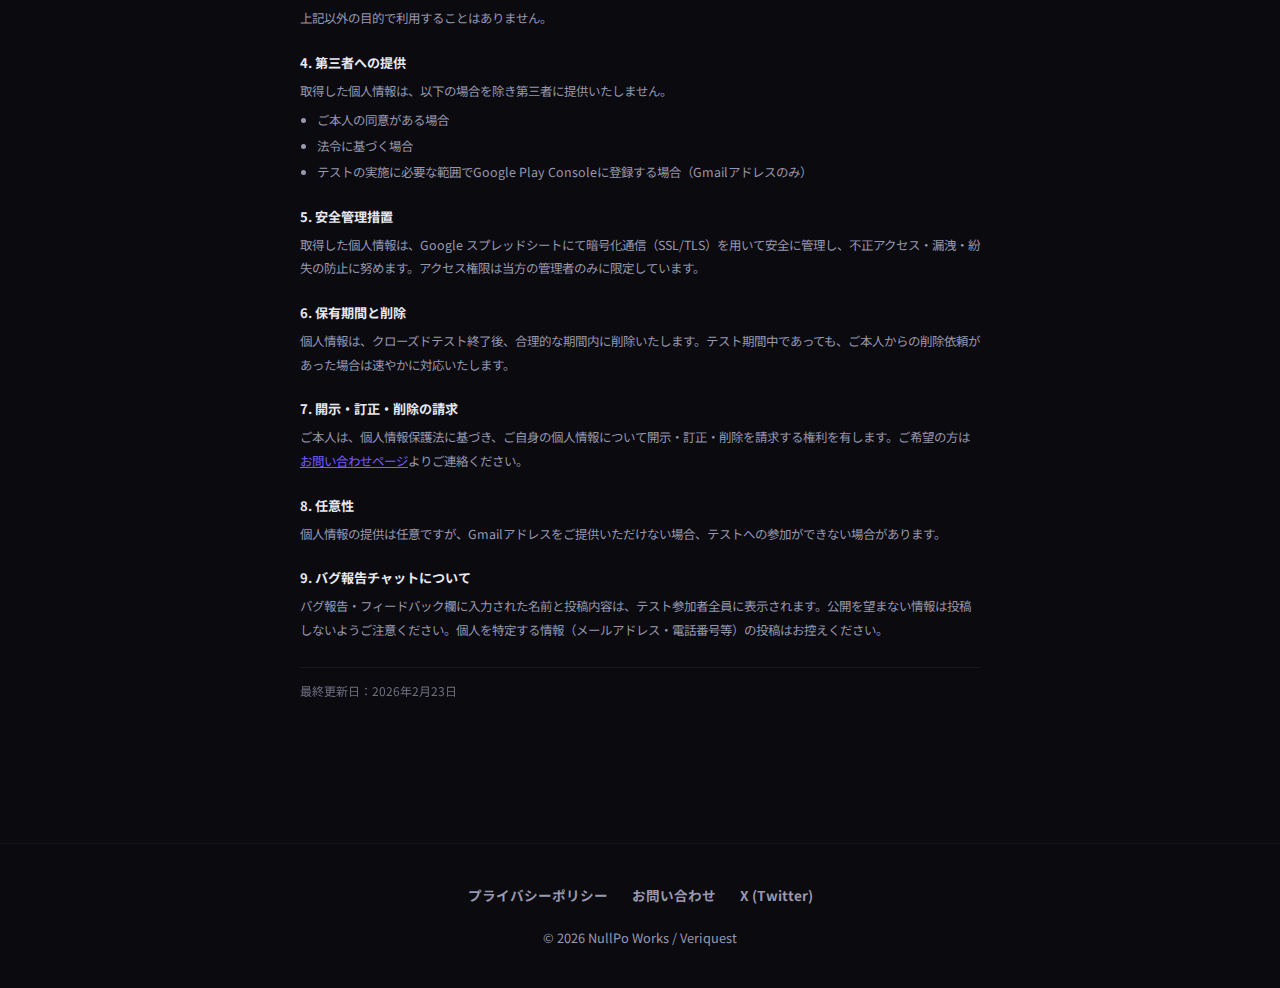
<file: beta-test.html>
<!DOCTYPE html>
<html lang="ja">
<head>
  <meta charset="UTF-8">
  <meta name="viewport" content="width=device-width, initial-scale=1.0">
  <title data-i18n="meta.title.beta">テスターページ - NullPo Works</title>
  <meta name="description" data-i18n-meta="meta.desc.beta" content="NullPo Worksのクローズドテストにご参加いただくためのテスター登録ページです。">
  <meta property="og:title" data-i18n-meta="meta.og.title.beta" content="テスターページ - NullPo Works">
  <meta property="og:description" data-i18n-meta="meta.og.desc.beta" content="NullPo Worksのクローズドテストにご参加いただくためのテスター登録ページです。">
  <meta property="og:image" content="https://nullpoworks.github.io/images/og-image.png">
  <meta property="og:url" content="https://nullpoworks.github.io/beta-test.html">
  <meta property="og:type" content="website">
  <meta name="twitter:card" content="summary_large_image">
  <meta name="twitter:site" content="@nullpo_works">
  <meta name="robots" content="noindex, nofollow">
  <meta name="theme-color" content="#0a0a0f">
  <link rel="icon" type="image/png" sizes="32x32" href="images/favicon-32.png">
  <link rel="icon" type="image/png" sizes="192x192" href="images/favicon-192.png">
  <link rel="apple-touch-icon" href="images/apple-touch-icon.png">
  <link rel="preconnect" href="https://fonts.googleapis.com">
  <link rel="preconnect" href="https://fonts.gstatic.com" crossorigin>
  <link href="https://fonts.googleapis.com/css2?family=Noto+Sans+JP:wght@400;700;900&family=Orbitron:wght@700;900&display=swap" rel="stylesheet">
  <link rel="stylesheet" href="css/style.css">
</head>
<body>
  <!-- ========== Header ========== -->
  <header class="header" id="header">
    <div class="header-inner">
      <a href="index.html" class="header-logo">
        <img src="images/logo-white.png" alt="NullPo Works" width="160" height="48">
      </a>
      <nav class="nav" id="nav">
        <ul class="nav-list">
          <li><a href="index.html#games" class="nav-link">Games</a></li>
          <li><a href="index.html#apps" class="nav-link">Apps</a></li>
          <li><a href="index.html#about" class="nav-link">About</a></li>
          <li><a href="contact.html" class="nav-link">Contact</a></li>
        </ul>
      </nav>
      <button id="lang-toggle" class="lang-toggle" type="button" aria-label="Switch to English">EN</button>
      <button class="hamburger" id="hamburger" aria-label="メニュー" data-i18n-aria="hamburger.aria" aria-expanded="false">
        <span class="hamburger-line"></span>
        <span class="hamburger-line"></span>
        <span class="hamburger-line"></span>
      </button>
    </div>
  </header>

  <main class="section beta-page" style="padding-top: calc(var(--header-height) + 40px);">
    <div class="container beta-container">

      <!-- ========== Hero ========== -->
      <div class="beta-hero">
        <img src="images/logo-white.png" alt="NullPo Works" class="beta-hero-logo" width="200" height="60">
        <h1 class="beta-hero-title" data-i18n-html="beta.hero.title">NullPo Works<br>テスターページ</h1>
        <p class="beta-hero-sub" data-i18n-html="beta.hero.sub">NullPo Worksのクローズドテストにご参加いただきありがとうございます。<br>このページからテスター登録、各アプリのインストール、バグ報告ができます。</p>
      </div>

      <!-- ========== ページ内ナビ ========== -->
      <nav class="beta-nav">
        <a href="#register" class="beta-nav-link" data-i18n="beta.nav.register">テスター登録</a>
        <a href="#install-steps" class="beta-nav-link" data-i18n="beta.nav.steps">インストール手順</a>
        <a href="#tamashii" class="beta-nav-link" data-i18n="beta.nav.tamashii">魂の共鳴</a>
        <a href="#14banchi" class="beta-nav-link" data-i18n="beta.nav.14banchi">14番地</a>
        <a href="#chat" class="beta-nav-link" data-i18n="beta.nav.chat">バグ報告</a>
      </nav>

      <!-- ========== テスター登録 ========== -->
      <section class="beta-section" id="register">
        <h2 class="beta-section-title" data-i18n="beta.reg.title">テスター登録</h2>
        <p class="beta-section-desc" data-i18n-html="beta.reg.desc">NullPo Worksのテスターとして登録すると、開発中のアプリをいち早く体験できます。<br>Google Playで使用しているGoogleアカウント（Gmailアドレス）を登録してください。<br>登録後、管理者がGoogle Playにアカウントを追加します。テストが稼働中のアプリは、通常24時間以内にダウンロード可能になります。<br>「準備中」と表示されているアプリは、テスト開始までしばらくお待ちください。</p>

        <form id="register-form" class="beta-form" novalidate>
          <div class="form-group">
            <label for="register-name" class="form-label"><span data-i18n="beta.reg.label.name">名前</span> <span class="form-optional" data-i18n="beta.reg.label.name.opt">（任意・ニックネーム可）</span></label>
            <input type="text" id="register-name" name="name" class="form-input" placeholder="例: テスト太郎" data-i18n-placeholder="beta.reg.ph.name" maxlength="50">
          </div>
          <div class="form-group">
            <label for="register-email" class="form-label"><span data-i18n="beta.reg.label.email">Googleアカウント（Gmailアドレス）</span> <span class="form-required">*</span></label>
            <input type="email" id="register-email" name="email" class="form-input" placeholder="example@gmail.com" required maxlength="254">
          </div>
          <div class="beta-privacy-note">
            <p data-i18n-html="beta.reg.privacy.note">「登録する」を押すことで、下記の<a href="#privacy">個人情報の取り扱いについて</a>に同意したものとみなします。</p>
          </div>
          <button type="submit" id="register-submit" class="btn btn-primary beta-form-submit" data-i18n="beta.reg.submit">登録する</button>
          <div id="register-status" class="contact-status" role="alert" aria-live="polite" hidden></div>
        </form>

      </section>

      <!-- ========== 注意事項（共通） ========== -->
      <section class="beta-section beta-alert">
        <div class="beta-alert-icon">&#x26A0;&#xFE0F;</div>
        <h2 class="beta-section-title" data-i18n="beta.alert.title">はじめにご確認ください</h2>
        <div class="beta-alert-body">
          <p class="beta-alert-main" data-i18n-html="beta.alert.main">テスターとして<strong>登録したGoogleアカウント</strong>でスマートフォンにログインしていますか？</p>
          <p class="beta-alert-desc" data-i18n="beta.alert.desc">違うGoogleアカウントでログインしていると、Google Playに「このアプリは利用できません」と表示されてインストールできません。</p>
          <div class="beta-alert-check">
            <p data-i18n-html="beta.alert.check1">&#x2705; 登録したGoogleアカウントでログインしている &#x2192; このまま進んでください</p>
            <p data-i18n-html="beta.alert.check2">&#x1F504; わからない・違うアカウントかも &#x2192; スマートフォンの <strong>「設定」&#x2192;「アカウント」</strong> からGoogleアカウントを確認してください</p>
          </div>
        </div>
      </section>

      <!-- ========== インストール手順（共通） ========== -->
      <section class="beta-section" id="install-steps">
        <h2 class="beta-section-title" data-i18n="beta.steps.heading">インストール手順（3ステップ）</h2>
        <p class="beta-section-desc" data-i18n="beta.steps.intro">各アプリの「テストに参加してインストールする」ボタンを押した後の流れは共通です。</p>

        <div class="beta-steps">
          <!-- Step 1 -->
          <div class="beta-step">
            <div class="beta-step-number">1</div>
            <div class="beta-step-content">
              <h4 class="beta-step-title" data-i18n="beta.steps.step1.title">「テスターになる」を押す</h4>
              <p data-i18n-html="beta.steps.step1.p1">ボタンを押すと、下のような画面が開きます。<br>画面の一番下にある<strong>「テスターになる」</strong>ボタンを押してください。これがテストへの参加表明になります。</p>
              <p class="beta-step-note" data-i18n-html="beta.steps.step1.note1">※ 最初は英語で <strong>"Become a tester"</strong> と表示される場合があります。下の画像は日本語に翻訳した状態です。ページを日本語に翻訳してから操作すると分かりやすいのでおすすめです。</p>
              <div class="beta-step-image">
                <img src="images/tester01.jpg" alt="ステップ1: テスターになるボタンを押す画面" data-i18n-alt="alt.tester.step1" loading="lazy">
                <div class="beta-step-image-indicator" style="top: 79%; left: 8%; width: 43%; height: 7%;"></div>
              </div>
              <p class="beta-step-note" data-i18n="beta.steps.step1.note2">※ この画面が表示されない場合は、登録したGoogleアカウントでログインしているか確認してください。</p>
            </div>
          </div>

          <!-- Step 2 -->
          <div class="beta-step">
            <div class="beta-step-number">2</div>
            <div class="beta-step-content">
              <h4 class="beta-step-title" data-i18n="beta.steps.step2.title">「Google Play でダウンロード」を押す</h4>
              <p data-i18n-html="beta.steps.step2.p1">「あなたはテスターです。」（英語では <strong>"You're a tester"</strong>）と表示されたら参加完了です！<br>画面の中にある青い文字の<strong>「Google Play でダウンロードしてください」</strong>（英語では <strong>"download it on Google Play"</strong>）というリンクを押してください。</p>
              <div class="beta-step-image">
                <img src="images/tester02.jpg" alt="ステップ2: Google Playでダウンロードリンクを押す画面" data-i18n-alt="alt.tester.step2" loading="lazy">
                <div class="beta-step-image-indicator" style="top: 68.5%; left: 8%; width: 82%; height: 6%;"></div>
              </div>
              <p class="beta-step-note" data-i18n="beta.steps.step2.note1">※ リンクが有効になるまで数分かかる場合があります。表示されない場合は少し待ってからページを更新してください。</p>
            </div>
          </div>

          <!-- Step 3 -->
          <div class="beta-step">
            <div class="beta-step-number">3</div>
            <div class="beta-step-content">
              <h4 class="beta-step-title" data-i18n="beta.steps.step3.title">「インストール」を押す</h4>
              <p data-i18n-html="beta.steps.step3.p1">Google Playのアプリページが開きます。<br>青色の<strong>「インストール」</strong>ボタンを押せば、ダウンロードが始まります。これで完了です！</p>
              <div class="beta-step-image">
                <img src="images/tester03.jpg" alt="ステップ3: インストールボタンを押す画面" data-i18n-alt="alt.tester.step3" loading="lazy">
                <div class="beta-step-image-indicator" style="top: 46.5%; left: 2.5%; width: 94%; height: 7%;"></div>
              </div>
            </div>
          </div>
        </div>

        <div class="beta-alert-body" style="margin-top: 1.5rem;">
          <p class="beta-alert-main" data-i18n-html="beta.steps.launch.main">&#x1F4F2; <strong>インストール後、必ず一度アプリを起動してください。</strong></p>
          <p class="beta-alert-desc" data-i18n="beta.steps.launch.desc">ダウンロードしただけではテストへの参加が完了しません。アプリを一度起動することで、正式にテスト参加者として登録されます。</p>
        </div>
      </section>

      <!-- ====================================================
           魂の共鳴
           ==================================================== -->
      <section class="beta-section beta-app-section" id="tamashii">
        <div class="beta-app-header">
          <img src="images/tamashii-icon-512.png" alt="" class="beta-app-icon" width="56" height="56">
          <div>
            <h2 class="beta-section-title beta-app-title" data-i18n="beta.tamashii.title">魂の共鳴 ～私を信じて～</h2>
            <span class="beta-app-tag" data-i18n="beta.tamashii.tag">砂パズル / Android</span>
          </div>
        </div>

        <div class="beta-cta">
          <a href="https://play.google.com/apps/testing/works.nullpo.tamashii" class="btn btn-primary beta-cta-btn" target="_blank" rel="noopener noreferrer">
            <svg class="btn-icon" viewBox="0 0 24 24" width="24" height="24"><path fill="currentColor" d="M3.609 1.814L13.792 12 3.61 22.186a.996.996 0 0 1-.61-.92V2.734a1 1 0 0 1 .609-.92zm10.89 10.893l2.302 2.302-10.937 6.333 8.635-8.635zm3.199-3.199l2.302 2.302a1 1 0 0 1 0 1.38l-2.302 2.302L15.395 13l2.303-2.492zM5.864 2.658L16.8 9.024l-2.302 2.302L5.864 2.658z"/></svg>
            <span data-i18n="beta.tamashii.cta.btn">テストに参加してインストールする</span>
          </a>
          <p class="beta-cta-note" data-i18n="beta.tamashii.cta.note">ボタンを押すと Google Play のテスト参加ページが開きます</p>
        </div>
      </section>

      <!-- ====================================================
           14番地
           ==================================================== -->
      <section class="beta-section beta-app-section" id="14banchi">
        <div class="beta-app-header">
          <img src="images/14banchi-icon-512.png" alt="" class="beta-app-icon" width="56" height="56">
          <div>
            <h2 class="beta-section-title beta-app-title" data-i18n="beta.14banchi.title">14番地</h2>
            <span class="beta-app-tag" data-i18n="beta.14banchi.tag">ホラー / Android</span>
          </div>
        </div>

        <div class="beta-cta">
          <a href="https://play.google.com/apps/testing/com.nullpoworks.banchi14" class="btn btn-primary beta-cta-btn" target="_blank" rel="noopener noreferrer">
            <svg class="btn-icon" viewBox="0 0 24 24" width="24" height="24"><path fill="currentColor" d="M3.609 1.814L13.792 12 3.61 22.186a.996.996 0 0 1-.61-.92V2.734a1 1 0 0 1 .609-.92zm10.89 10.893l2.302 2.302-10.937 6.333 8.635-8.635zm3.199-3.199l2.302 2.302a1 1 0 0 1 0 1.38l-2.302 2.302L15.395 13l2.303-2.492zM5.864 2.658L16.8 9.024l-2.302 2.302L5.864 2.658z"/></svg>
            <span data-i18n="beta.14banchi.cta.btn">テストに参加してインストールする</span>
          </a>
          <p class="beta-cta-note" data-i18n="beta.14banchi.cta.note">ボタンを押すと Google Play のテスト参加ページが開きます</p>
        </div>
      </section>

      <!-- ========== バグ報告チャット ========== -->
      <section class="beta-section" id="chat">
        <h2 class="beta-section-title" data-i18n="beta.chat.title">バグ報告・フィードバック</h2>
        <p class="beta-section-desc" data-i18n-html="beta.chat.desc">バグの報告、ご意見、ご感想など何でもお気軽に投稿してください。<br>全アプリ共通の掲示板です。どのアプリについてかを書き添えていただけると助かります。<br>他のテスターの投稿も確認できます。</p>

        <form id="chat-form" class="beta-form" novalidate>
          <div class="form-group">
            <label for="chat-name" class="form-label"><span data-i18n="beta.chat.label.name">名前</span> <span class="form-optional" data-i18n="beta.chat.label.name.opt">（任意・ニックネーム可）</span></label>
            <input type="text" id="chat-name" name="name" class="form-input" placeholder="例: テスト太郎" data-i18n-placeholder="beta.chat.ph.name" maxlength="50">
          </div>
          <div class="form-group">
            <label for="chat-message" class="form-label"><span data-i18n="beta.chat.label.message">メッセージ</span> <span class="form-required">*</span></label>
            <textarea id="chat-message" name="message" class="form-input form-textarea" placeholder="例: 【魂の共鳴】フィーバー中にブロックが消えない&#10;&#10;バグの詳細、再現手順、ご意見など" data-i18n-placeholder="beta.chat.ph.message" required maxlength="2000" rows="4"></textarea>
          </div>
          <button type="submit" id="chat-submit" class="btn btn-primary beta-form-submit" data-i18n="beta.chat.submit">投稿する</button>
          <div id="chat-status" class="contact-status" role="alert" aria-live="polite" hidden></div>
        </form>

        <div class="beta-list-section">
          <h3 class="beta-list-title" data-i18n="beta.chat.list.title">投稿一覧</h3>
          <div id="chat-list" class="beta-chat-list">
            <p class="beta-list-loading" data-i18n="beta.chat.list.loading">読み込み中...</p>
          </div>
        </div>
      </section>

      <!-- ========== 注意書き ========== -->
      <section class="beta-section beta-notice">
        <p data-i18n="beta.notice.1">&#x26A0;&#xFE0F; このテストは登録制です。テストの内容やスクリーンショットの公開はお控えください。</p>
        <p data-i18n="beta.notice.2">&#x1F4F1; 対応端末：Android のみ（iOS版は準備中です）</p>
        <p data-i18n="beta.notice.3">&#x1F504; テスト版は不定期にアップデートされます。Google Playの自動更新が有効であれば自動的に最新版に更新されますが、最新バージョンの確認やインストールは各アプリのダウンロードリンク（Google Playページ）から行ってください。</p>
        <p data-i18n="beta.notice.4">&#x1F4AC; 何かお困りのことがあれば、お気軽にご連絡ください。</p>
      </section>

      <!-- ========== 個人情報の取り扱い ========== -->
      <section class="beta-section beta-privacy" id="privacy">
        <h2 class="beta-section-title" data-i18n="beta.privacy.title">個人情報の取り扱いについて</h2>
        <div class="beta-privacy-detail">
          <p data-i18n="beta.privacy.intro">NullPo Works（以下「当方」）は、個人情報の保護に関する法律（個人情報保護法）に基づき、本ページで取得する個人情報を以下のとおり取り扱います。</p>

          <h3 data-i18n="beta.privacy.h1">1. 個人情報の管理者</h3>
          <p data-i18n-html="beta.privacy.p1">NullPo Works（Veriquest IT事業部）<br>連絡先：<a href="contact.html">お問い合わせページ</a></p>

          <h3 data-i18n="beta.privacy.h2">2. 取得する個人情報</h3>
          <div data-i18n-html="beta.privacy.p2"><ul>
            <li>Googleアカウント（Gmailアドレス）</li>
            <li>名前またはニックネーム（任意）</li>
            <li>バグ報告・フィードバックの投稿内容</li>
          </ul></div>

          <h3 data-i18n="beta.privacy.h3">3. 利用目的</h3>
          <p data-i18n="beta.privacy.p3a">取得した個人情報は、以下の目的にのみ使用いたします。</p>
          <div data-i18n-html="beta.privacy.p3b"><ul>
            <li>Google Playクローズドテストへの参加者登録・管理</li>
            <li>テスト用アプリの配信設定（Google Play Consoleへのテスターアカウント追加）</li>
            <li>テストに関するご連絡・ご案内</li>
            <li>バグ報告・フィードバックの管理および改善対応</li>
          </ul></div>
          <p data-i18n="beta.privacy.p3c">上記以外の目的で利用することはありません。</p>

          <h3 data-i18n="beta.privacy.h4">4. 第三者への提供</h3>
          <p data-i18n="beta.privacy.p4a">取得した個人情報は、以下の場合を除き第三者に提供いたしません。</p>
          <div data-i18n-html="beta.privacy.p4b"><ul>
            <li>ご本人の同意がある場合</li>
            <li>法令に基づく場合</li>
            <li>テストの実施に必要な範囲でGoogle Play Consoleに登録する場合（Gmailアドレスのみ）</li>
          </ul></div>

          <h3 data-i18n="beta.privacy.h5">5. 安全管理措置</h3>
          <p data-i18n="beta.privacy.p5">取得した個人情報は、Google スプレッドシートにて暗号化通信（SSL/TLS）を用いて安全に管理し、不正アクセス・漏洩・紛失の防止に努めます。アクセス権限は当方の管理者のみに限定しています。</p>

          <h3 data-i18n="beta.privacy.h6">6. 保有期間と削除</h3>
          <p data-i18n="beta.privacy.p6">個人情報は、クローズドテスト終了後、合理的な期間内に削除いたします。テスト期間中であっても、ご本人からの削除依頼があった場合は速やかに対応いたします。</p>

          <h3 data-i18n="beta.privacy.h7">7. 開示・訂正・削除の請求</h3>
          <p data-i18n-html="beta.privacy.p7">ご本人は、個人情報保護法に基づき、ご自身の個人情報について開示・訂正・削除を請求する権利を有します。ご希望の方は<a href="contact.html">お問い合わせページ</a>よりご連絡ください。</p>

          <h3 data-i18n="beta.privacy.h8">8. 任意性</h3>
          <p data-i18n="beta.privacy.p8">個人情報の提供は任意ですが、Gmailアドレスをご提供いただけない場合、テストへの参加ができない場合があります。</p>

          <h3 data-i18n="beta.privacy.h9">9. バグ報告チャットについて</h3>
          <p data-i18n="beta.privacy.p9">バグ報告・フィードバック欄に入力された名前と投稿内容は、テスト参加者全員に表示されます。公開を望まない情報は投稿しないようご注意ください。個人を特定する情報（メールアドレス・電話番号等）の投稿はお控えください。</p>

          <p class="beta-privacy-update" data-i18n="beta.privacy.update">最終更新日：2026年2月23日</p>
        </div>
      </section>

    </div>
  </main>

  <!-- ========== Footer ========== -->
  <footer class="footer">
    <div class="container">
      <div class="footer-links">
        <a href="privacy-policy.html" class="footer-link" data-i18n="footer.privacy" data-i18n-href="footer.privacy.href">プライバシーポリシー</a>
        <a href="contact.html" class="footer-link" data-i18n="footer.contact">お問い合わせ</a>
        <a href="https://x.com/nullpo_works" class="footer-link" target="_blank" rel="noopener noreferrer">X (Twitter)</a>
      </div>
      <p class="footer-copy">&copy; 2026 NullPo Works / Veriquest</p>
    </div>
  </footer>

  <script src="js/i18n.js"></script>
  <script src="js/main.js"></script>
  <script src="js/tester.js"></script>
</body>
</html>
</file>
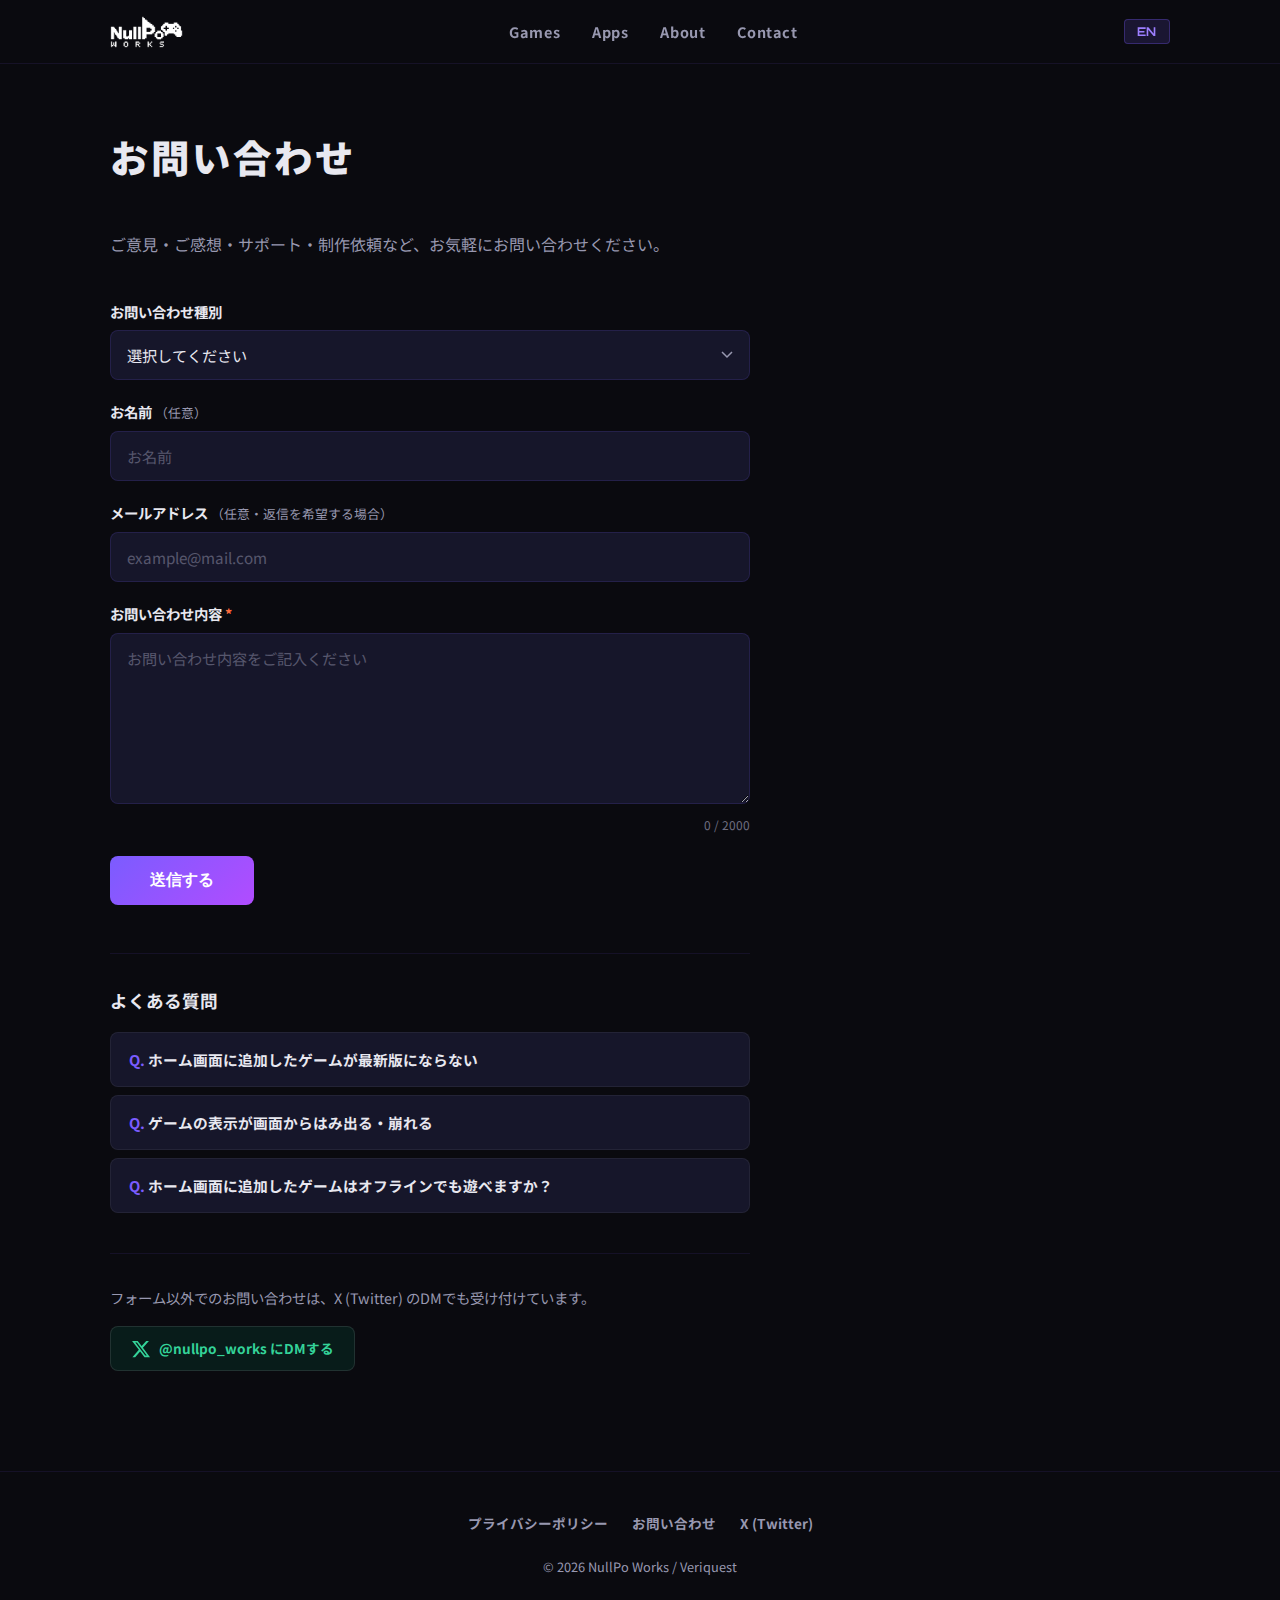
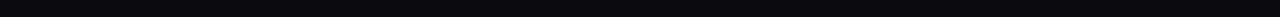
<file: contact.html>
<!DOCTYPE html>
<html lang="ja">
<head>
  <meta charset="UTF-8">
  <meta name="viewport" content="width=device-width, initial-scale=1.0">
  <title data-i18n="meta.title.contact">お問い合わせ - NullPo Works（ヌルポワークス）</title>
  <meta name="description" data-i18n-meta="meta.desc.contact" content="NullPo Works（ヌルポワークス）へのお問い合わせ・ご依頼・不具合報告はこちら。ゲームやアプリに関するご意見・ご感想もお待ちしています。">
  <meta property="og:title" data-i18n-meta="meta.og.title.contact" content="お問い合わせ - NullPo Works">
  <meta property="og:description" data-i18n-meta="meta.og.desc.contact" content="NullPo Worksへのお問い合わせ・ご依頼はこちら。">
  <meta property="og:image" content="https://nullpoworks.github.io/images/og-image.png">
  <meta property="og:url" content="https://nullpoworks.github.io/contact.html">
  <meta property="og:type" content="website">
  <meta name="twitter:card" content="summary_large_image">
  <meta name="twitter:site" content="@nullpo_works">
  <meta name="robots" content="index, follow">
  <meta name="theme-color" content="#0a0a0f">
  <link rel="canonical" href="https://nullpoworks.github.io/contact.html">
  <link rel="icon" type="image/png" sizes="32x32" href="images/favicon-32.png">
  <link rel="icon" type="image/png" sizes="192x192" href="images/favicon-192.png">
  <link rel="apple-touch-icon" href="images/apple-touch-icon.png">
  <link rel="preconnect" href="https://fonts.googleapis.com">
  <link rel="preconnect" href="https://fonts.gstatic.com" crossorigin>
  <link href="https://fonts.googleapis.com/css2?family=Noto+Sans+JP:wght@400;700;900&family=Orbitron:wght@700;900&display=swap" rel="stylesheet">
  <link rel="stylesheet" href="css/style.css">
</head>
<body>
  <!-- ========== Header ========== -->
  <header class="header" id="header">
    <div class="header-inner">
      <a href="index.html" class="header-logo">
        <img src="images/logo-white.png" alt="NullPo Works" width="160" height="48">
      </a>
      <nav class="nav" id="nav">
        <ul class="nav-list">
          <li><a href="index.html#games" class="nav-link">Games</a></li>
          <li><a href="index.html#apps" class="nav-link">Apps</a></li>
          <li><a href="index.html#about" class="nav-link">About</a></li>
          <li><a href="contact.html" class="nav-link">Contact</a></li>
        </ul>
      </nav>
      <button id="lang-toggle" class="lang-toggle" type="button" aria-label="Switch to English">EN</button>
      <button class="hamburger" id="hamburger" aria-label="メニュー" data-i18n-aria="hamburger.aria" aria-expanded="false">
        <span class="hamburger-line"></span>
        <span class="hamburger-line"></span>
        <span class="hamburger-line"></span>
      </button>
    </div>
  </header>

  <main class="section contact-page" style="padding-top: calc(var(--header-height) + 60px);">
    <div class="container">
      <h1 class="section-title section-title--sub" data-i18n="contact.title">お問い合わせ</h1>

      <div class="contact-body">
        <p class="contact-lead" data-i18n="contact.lead">ご意見・ご感想・サポート・制作依頼など、お気軽にお問い合わせください。</p>

        <!-- Contact Form -->
        <form id="contact-form" class="contact-form" novalidate>
          <div class="form-group">
            <label for="contact-category" class="form-label" data-i18n="contact.label.category">お問い合わせ種別</label>
            <select id="contact-category" name="category" class="form-input form-select" required>
              <option value="" disabled selected data-i18n="contact.option.default">選択してください</option>
              <option value="ご意見・ご感想" data-i18n="contact.option.feedback">ご意見・ご感想</option>
              <option value="不具合報告・サポート" data-i18n="contact.option.bug">不具合報告・サポート</option>
              <option value="制作依頼・コラボレーション" data-i18n="contact.option.collab">制作依頼・コラボレーション</option>
              <option value="その他" data-i18n="contact.option.other">その他</option>
            </select>
          </div>
          <div class="form-group">
            <label for="contact-name" class="form-label"><span data-i18n="contact.label.name">お名前</span> <span class="form-optional" data-i18n="contact.label.name.opt">（任意）</span></label>
            <input type="text" id="contact-name" name="name" class="form-input" placeholder="お名前" data-i18n-placeholder="contact.ph.name" autocomplete="name" maxlength="100">
          </div>
          <div class="form-group">
            <label for="contact-email" class="form-label"><span data-i18n="contact.label.email">メールアドレス</span> <span class="form-optional" data-i18n="contact.label.email.opt">（任意・返信を希望する場合）</span></label>
            <input type="email" id="contact-email" name="email" class="form-input" placeholder="example@mail.com" autocomplete="email" maxlength="254">
          </div>
          <div class="form-group">
            <label for="contact-message" class="form-label"><span data-i18n="contact.label.message">お問い合わせ内容</span> <span class="form-required">*</span></label>
            <textarea id="contact-message" name="message" class="form-input form-textarea" placeholder="お問い合わせ内容をご記入ください" data-i18n-placeholder="contact.ph.message" required maxlength="2000" rows="6"></textarea>
            <p class="form-char-count"><span id="char-count">0</span> / 2000</p>
          </div>

          <!-- Honeypot (anti-spam, hidden from users) -->
          <div aria-hidden="true" style="position:absolute;left:-9999px;">
            <input type="text" name="website" tabindex="-1" autocomplete="off">
          </div>

          <button type="submit" id="contact-submit" class="btn btn-primary contact-submit-btn" data-i18n="contact.submit">送信する</button>

          <div id="contact-status" class="contact-status" role="alert" aria-live="polite" hidden></div>
        </form>

        <!-- FAQ -->
        <div class="contact-faq" id="faq">
          <h2 class="contact-faq-title" data-i18n="contact.faq.title">よくある質問</h2>
          <details class="faq-item">
            <summary class="faq-question" data-i18n="contact.faq.q1">ホーム画面に追加したゲームが最新版にならない</summary>
            <div class="faq-answer" data-i18n-html="contact.faq.a1">
              <p>ホーム画面に追加したWeb版ゲームは、ブラウザのキャッシュ（一時データ）の影響でアップデートが反映されないことがあります。以下の手順をお試しください。</p>
              <ol>
                <li>ホーム画面のアプリアイコンを削除する</li>
                <li>ブラウザの一時データを消去する
                  <ul>
                    <li><strong>iPhone</strong>：設定 → Safari → 履歴とWebサイトデータを消去</li>
                    <li><strong>Android</strong>：Chrome → 設定 → プライバシー → 閲覧データの削除</li>
                  </ul>
                </li>
                <li>プライベートブラウズではなく通常モードでゲームのページを開く</li>
                <li>もう一度ホーム画面に追加する</li>
              </ol>
            </div>
          </details>
          <details class="faq-item">
            <summary class="faq-question" data-i18n="contact.faq.q2">ゲームの表示が画面からはみ出る・崩れる</summary>
            <div class="faq-answer" data-i18n-html="contact.faq.a2">
              <p>一度ホーム画面からアプリを削除して、もう一度追加し直すと改善する場合があります。また、端末のOSやブラウザのバージョンが古いと正しく表示されないことがあります。</p>
              <ul>
                <li>端末のOSを最新バージョンにアップデートしてください</li>
                <li>ブラウザ（Safari / Chrome）も最新バージョンに更新してください</li>
              </ul>
              <p>それでも解決しない場合は、お問い合わせフォームから端末名とブラウザ名をお知らせください。</p>
            </div>
          </details>
          <details class="faq-item">
            <summary class="faq-question" data-i18n="contact.faq.q3">ホーム画面に追加したゲームはオフラインでも遊べますか？</summary>
            <div class="faq-answer" data-i18n-html="contact.faq.a3">
              <p>はい、一度ホーム画面に追加すればインターネットに繋がっていなくても遊べます。ただし、最初にページを開くときやアップデートがあるときはインターネット接続が必要です。</p>
            </div>
          </details>
        </div>

        <div class="contact-alt">
          <p data-i18n="contact.alt.text">フォーム以外でのお問い合わせは、X (Twitter) のDMでも受け付けています。</p>
          <a href="https://x.com/nullpo_works" class="btn btn-store contact-x-btn" target="_blank" rel="noopener noreferrer">
            <svg class="btn-icon" viewBox="0 0 24 24" width="20" height="20"><path fill="currentColor" d="M18.244 2.25h3.308l-7.227 8.26 8.502 11.24H16.17l-5.214-6.817L4.99 21.75H1.68l7.73-8.835L1.254 2.25H8.08l4.713 6.231zm-1.161 17.52h1.833L7.084 4.126H5.117z"/></svg>
            <span data-i18n="contact.alt.btn">@nullpo_works にDMする</span>
          </a>
        </div>
      </div>
    </div>
  </main>

  <!-- ========== Footer ========== -->
  <footer class="footer">
    <div class="container">
      <div class="footer-links">
        <a href="privacy-policy.html" class="footer-link" data-i18n="footer.privacy" data-i18n-href="footer.privacy.href">プライバシーポリシー</a>
        <a href="contact.html" class="footer-link" data-i18n="footer.contact">お問い合わせ</a>
        <a href="https://x.com/nullpo_works" class="footer-link" target="_blank" rel="noopener noreferrer">X (Twitter)</a>
      </div>
      <p class="footer-copy">&copy; 2026 NullPo Works / Veriquest</p>
    </div>
  </footer>

  <script src="js/i18n.js"></script>
  <script src="js/main.js"></script>
  <script src="js/contact.js"></script>
</body>
</html>
</file>
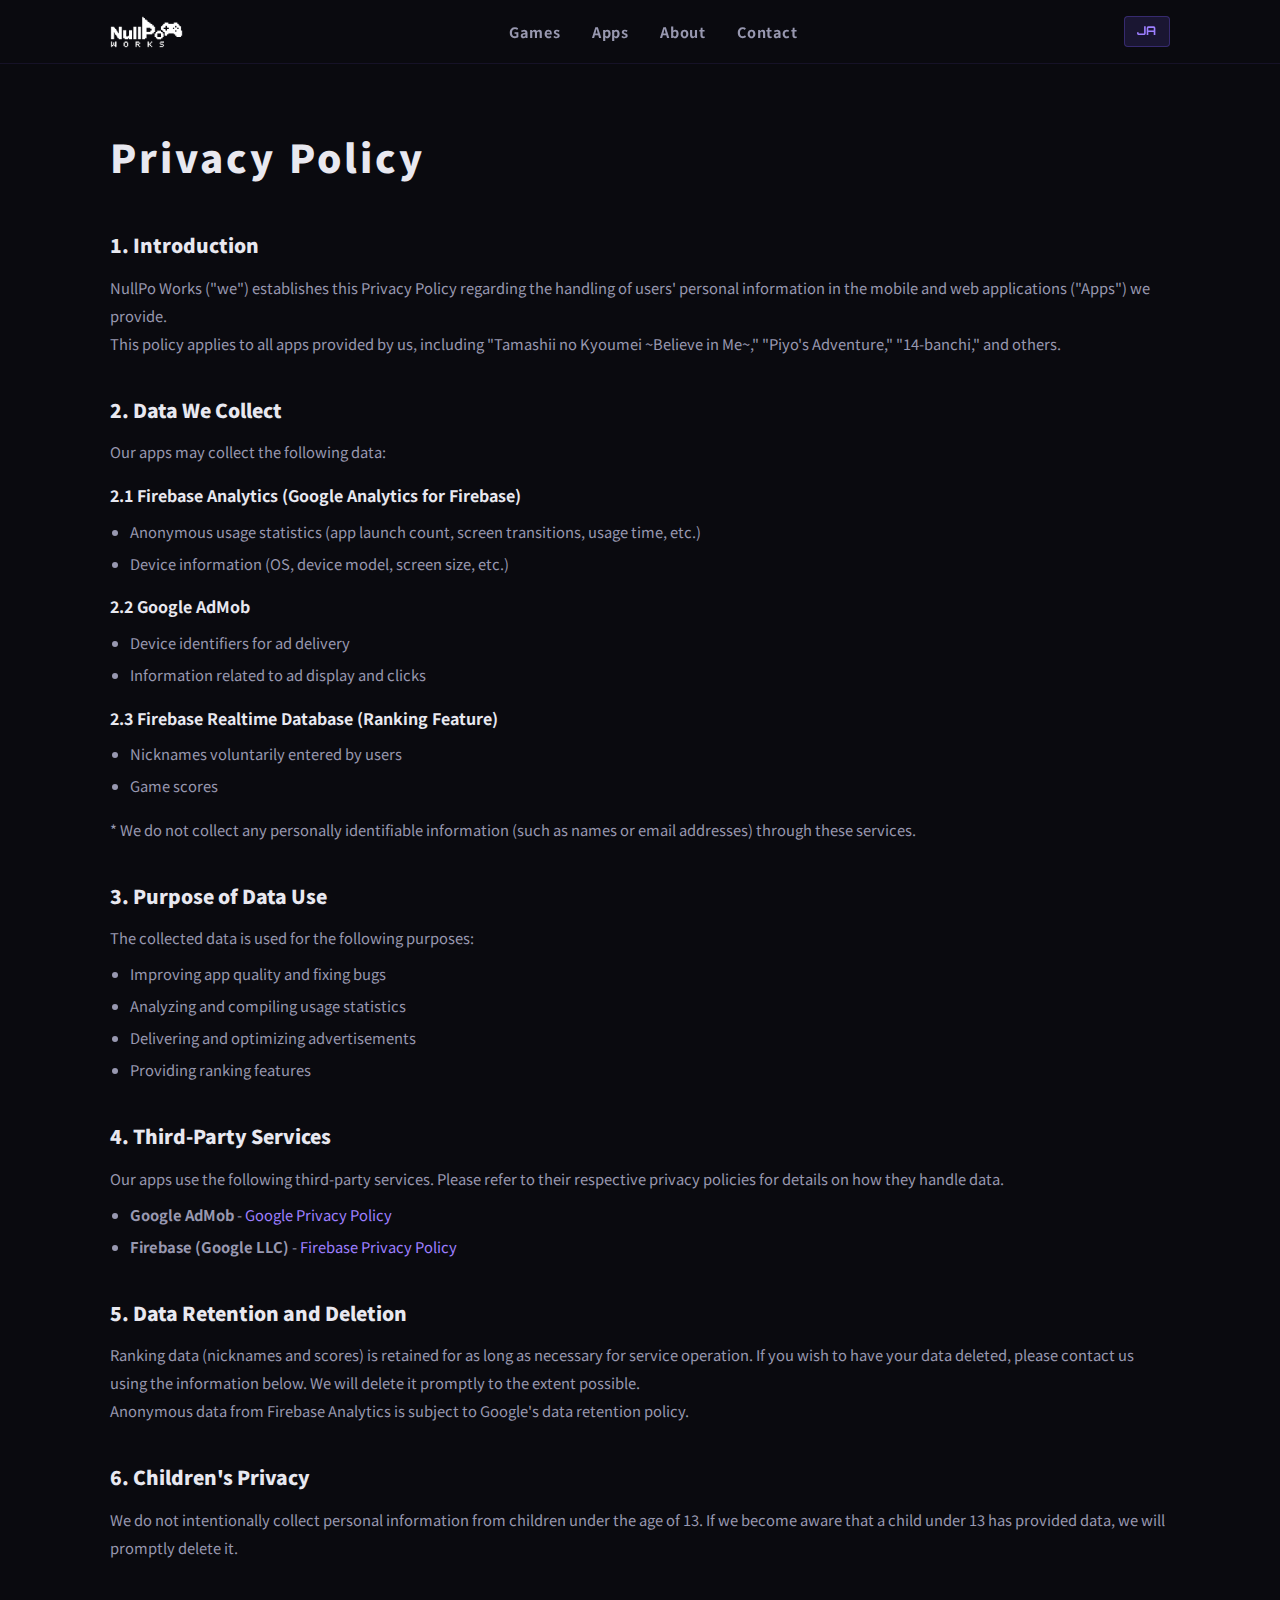
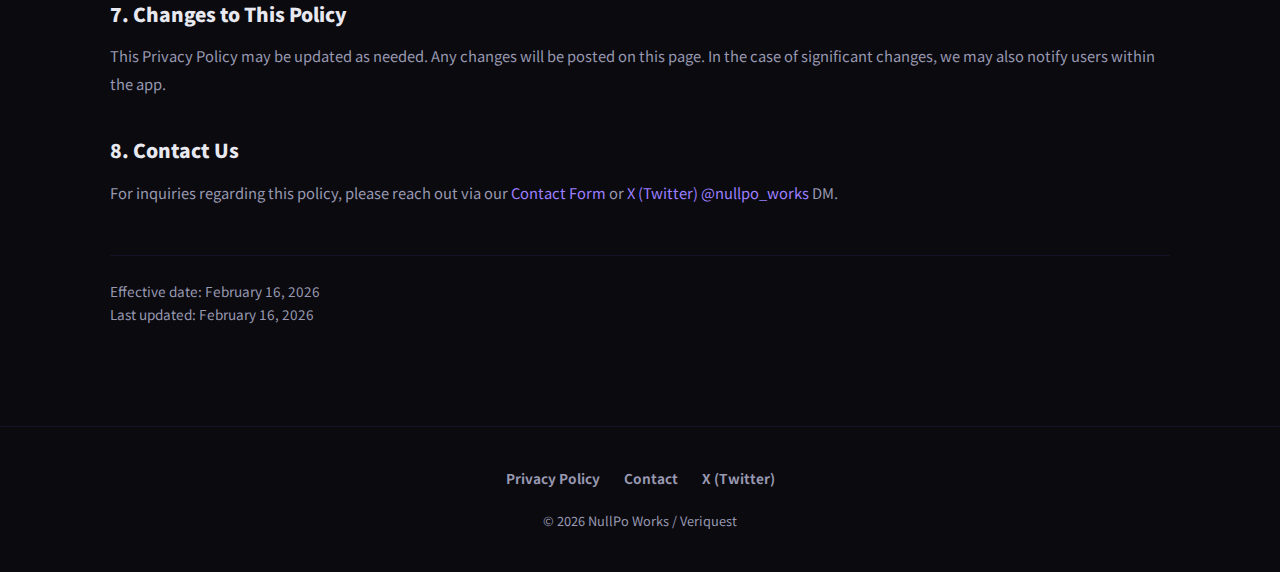
<file: privacy-policy-en.html>
<!DOCTYPE html>
<html lang="en">
<head>
  <meta charset="UTF-8">
  <meta name="viewport" content="width=device-width, initial-scale=1.0">
  <title>Privacy Policy - NullPo Works</title>
  <meta name="description" content="Privacy Policy for NullPo Works mobile and web applications. Learn how we handle user data, analytics, advertising, and ranking features.">
  <meta property="og:title" content="Privacy Policy - NullPo Works">
  <meta property="og:description" content="Privacy policy for NullPo Works apps regarding the handling of personal information.">
  <meta property="og:image" content="https://nullpoworks.github.io/images/og-image.png">
  <meta property="og:url" content="https://nullpoworks.github.io/privacy-policy-en.html">
  <meta property="og:type" content="website">
  <meta name="twitter:card" content="summary_large_image">
  <meta name="twitter:site" content="@nullpo_works">
  <meta name="robots" content="index, follow">
  <meta name="theme-color" content="#0a0a0f">
  <link rel="canonical" href="https://nullpoworks.github.io/privacy-policy-en.html">
  <link rel="alternate" hreflang="ja" href="https://nullpoworks.github.io/privacy-policy.html">
  <link rel="alternate" hreflang="en" href="https://nullpoworks.github.io/privacy-policy-en.html">
  <link rel="icon" type="image/png" sizes="32x32" href="images/favicon-32.png">
  <link rel="icon" type="image/png" sizes="192x192" href="images/favicon-192.png">
  <link rel="apple-touch-icon" href="images/apple-touch-icon.png">
  <link rel="preconnect" href="https://fonts.googleapis.com">
  <link rel="preconnect" href="https://fonts.gstatic.com" crossorigin>
  <link href="https://fonts.googleapis.com/css2?family=Noto+Sans+JP:wght@400;700;900&family=Orbitron:wght@700;900&display=swap" rel="stylesheet">
  <link rel="stylesheet" href="css/style.css">
</head>
<body>
  <!-- ========== Header ========== -->
  <header class="header" id="header">
    <div class="header-inner">
      <a href="index.html" class="header-logo">
        <img src="images/logo-white.png" alt="NullPo Works" width="160" height="48">
      </a>
      <nav class="nav" id="nav">
        <ul class="nav-list">
          <li><a href="index.html#games" class="nav-link">Games</a></li>
          <li><a href="index.html#apps" class="nav-link">Apps</a></li>
          <li><a href="index.html#about" class="nav-link">About</a></li>
          <li><a href="contact.html" class="nav-link">Contact</a></li>
        </ul>
      </nav>
      <a href="privacy-policy.html" class="lang-toggle" aria-label="日本語版を表示">JA</a>
      <button class="hamburger" id="hamburger" aria-label="Menu" aria-expanded="false">
        <span class="hamburger-line"></span>
        <span class="hamburger-line"></span>
        <span class="hamburger-line"></span>
      </button>
    </div>
  </header>

  <main class="section privacy" style="padding-top: calc(var(--header-height) + 60px);">
    <div class="container">
      <h1 class="section-title section-title--sub">Privacy Policy</h1>

      <div class="privacy-body">
        <section class="pp-section">
          <h2>1. Introduction</h2>
          <p>NullPo Works ("we") establishes this Privacy Policy regarding the handling of users' personal information in the mobile and web applications ("Apps") we provide.</p>
          <p>This policy applies to all apps provided by us, including "Tamashii no Kyoumei ~Believe in Me~," "Piyo's Adventure," "14-banchi," and others.</p>
        </section>

        <section class="pp-section">
          <h2>2. Data We Collect</h2>
          <p>Our apps may collect the following data:</p>
          <h3>2.1 Firebase Analytics (Google Analytics for Firebase)</h3>
          <ul>
            <li>Anonymous usage statistics (app launch count, screen transitions, usage time, etc.)</li>
            <li>Device information (OS, device model, screen size, etc.)</li>
          </ul>
          <h3>2.2 Google AdMob</h3>
          <ul>
            <li>Device identifiers for ad delivery</li>
            <li>Information related to ad display and clicks</li>
          </ul>
          <h3>2.3 Firebase Realtime Database (Ranking Feature)</h3>
          <ul>
            <li>Nicknames voluntarily entered by users</li>
            <li>Game scores</li>
          </ul>
          <p>* We do not collect any personally identifiable information (such as names or email addresses) through these services.</p>
        </section>

        <section class="pp-section">
          <h2>3. Purpose of Data Use</h2>
          <p>The collected data is used for the following purposes:</p>
          <ul>
            <li>Improving app quality and fixing bugs</li>
            <li>Analyzing and compiling usage statistics</li>
            <li>Delivering and optimizing advertisements</li>
            <li>Providing ranking features</li>
          </ul>
        </section>

        <section class="pp-section">
          <h2>4. Third-Party Services</h2>
          <p>Our apps use the following third-party services. Please refer to their respective privacy policies for details on how they handle data.</p>
          <ul>
            <li><strong>Google AdMob</strong> - <a href="https://policies.google.com/privacy" target="_blank" rel="noopener noreferrer">Google Privacy Policy</a></li>
            <li><strong>Firebase (Google LLC)</strong> - <a href="https://firebase.google.com/support/privacy" target="_blank" rel="noopener noreferrer">Firebase Privacy Policy</a></li>
          </ul>
        </section>

        <section class="pp-section">
          <h2>5. Data Retention and Deletion</h2>
          <p>Ranking data (nicknames and scores) is retained for as long as necessary for service operation. If you wish to have your data deleted, please contact us using the information below. We will delete it promptly to the extent possible.</p>
          <p>Anonymous data from Firebase Analytics is subject to Google's data retention policy.</p>
        </section>

        <section class="pp-section">
          <h2>6. Children's Privacy</h2>
          <p>We do not intentionally collect personal information from children under the age of 13. If we become aware that a child under 13 has provided data, we will promptly delete it.</p>
        </section>

        <section class="pp-section">
          <h2>7. Changes to This Policy</h2>
          <p>This Privacy Policy may be updated as needed. Any changes will be posted on this page. In the case of significant changes, we may also notify users within the app.</p>
        </section>

        <section class="pp-section">
          <h2>8. Contact Us</h2>
          <p>For inquiries regarding this policy, please reach out via our <a href="contact.html">Contact Form</a> or <a href="https://x.com/nullpo_works" target="_blank" rel="noopener noreferrer">X (Twitter) @nullpo_works</a> DM.</p>
        </section>

        <p class="pp-date">Effective date: February 16, 2026<br>Last updated: February 16, 2026</p>
      </div>
    </div>
  </main>

  <!-- ========== Footer ========== -->
  <footer class="footer">
    <div class="container">
      <div class="footer-links">
        <a href="privacy-policy-en.html" class="footer-link">Privacy Policy</a>
        <a href="contact.html" class="footer-link">Contact</a>
        <a href="https://x.com/nullpo_works" class="footer-link" target="_blank" rel="noopener noreferrer">X (Twitter)</a>
      </div>
      <p class="footer-copy">&copy; 2026 NullPo Works / Veriquest</p>
    </div>
  </footer>

  <script src="js/main.js"></script>
</body>
</html>
</file>
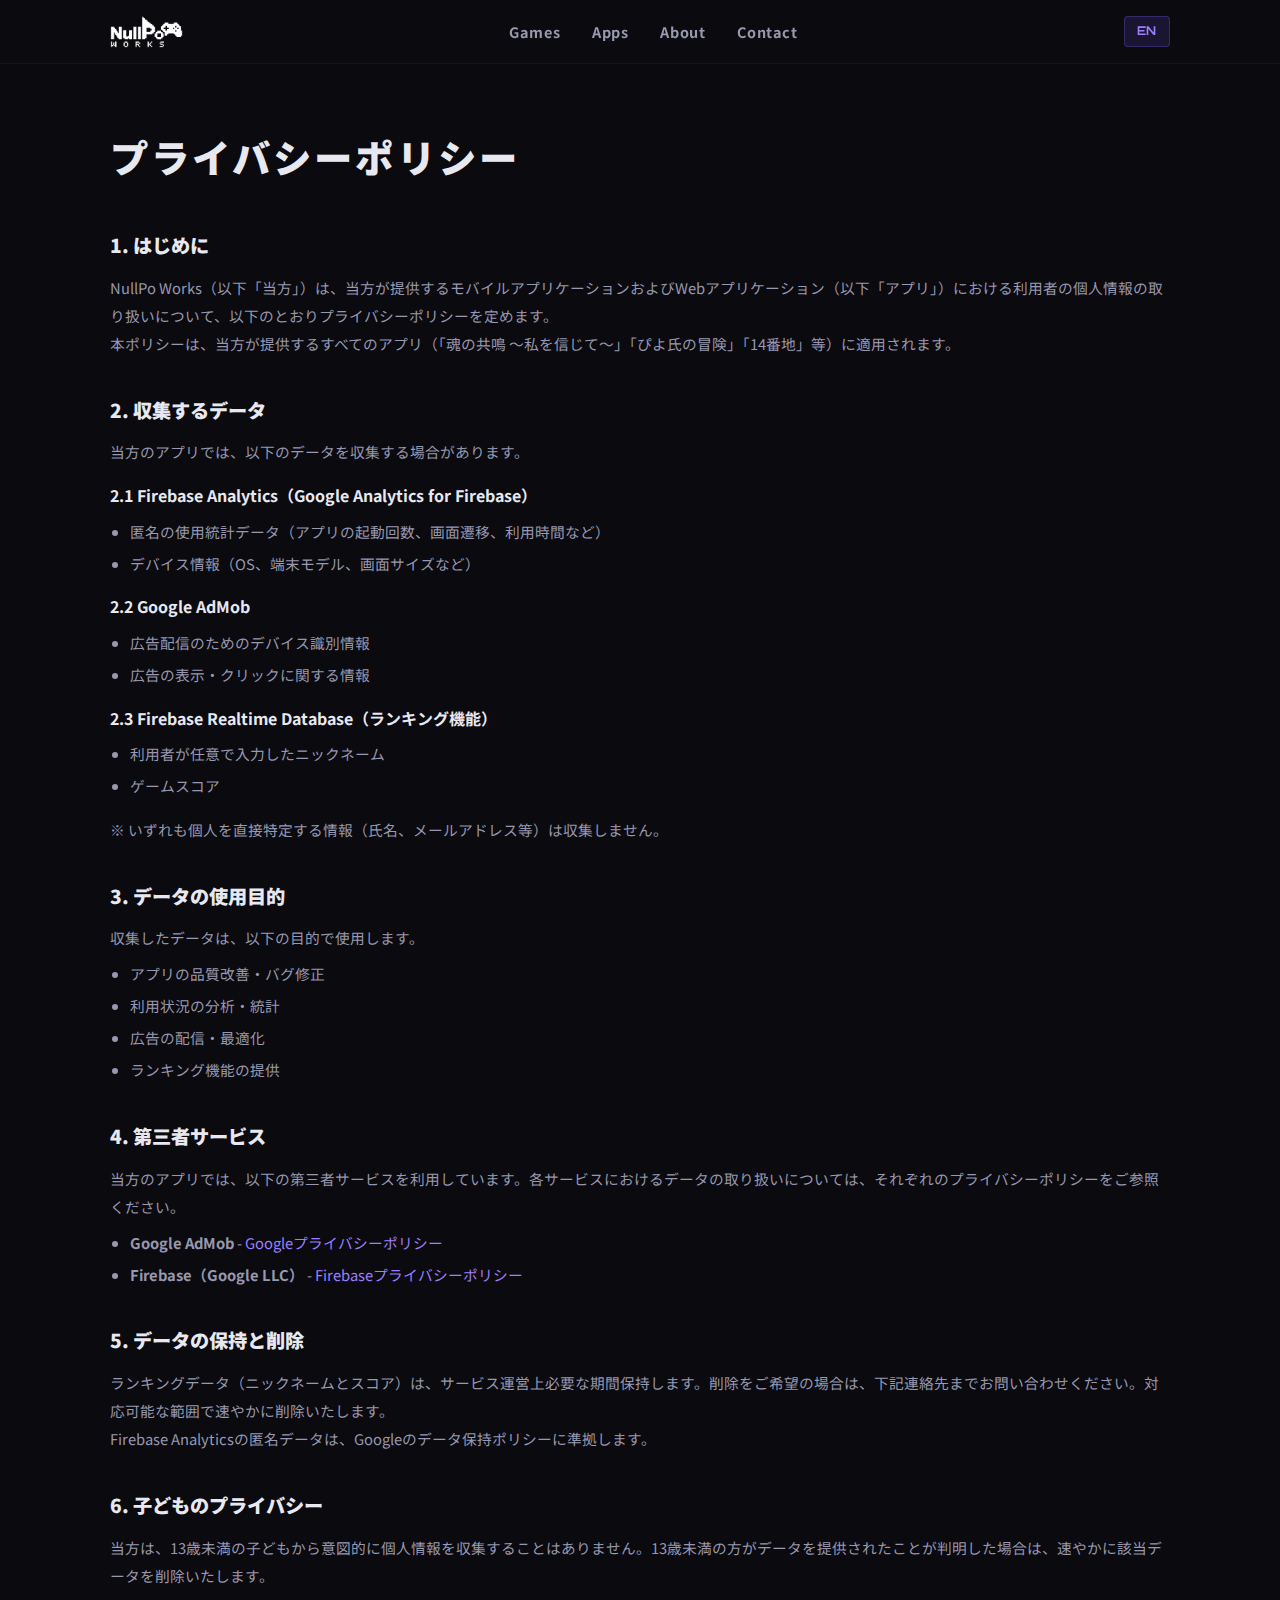
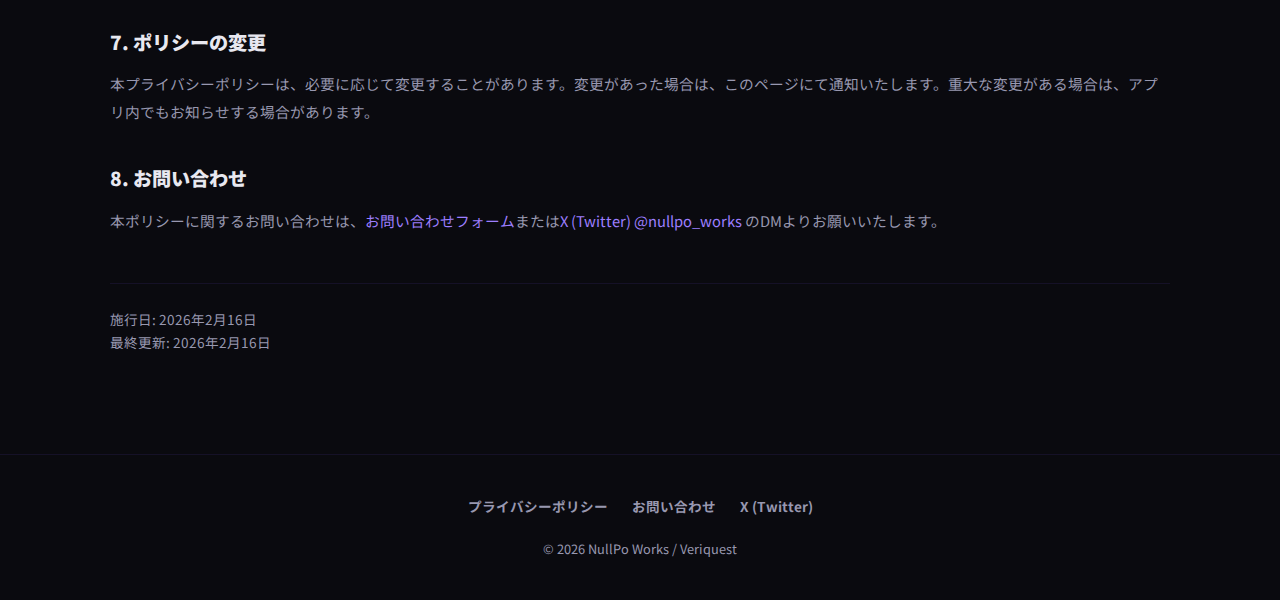
<file: privacy-policy.html>
<!DOCTYPE html>
<html lang="ja">
<head>
  <meta charset="UTF-8">
  <meta name="viewport" content="width=device-width, initial-scale=1.0">
  <title>プライバシーポリシー - NullPo Works（ヌルポワークス）</title>
  <meta name="description" content="NullPo Works（ヌルポワークス）のプライバシーポリシー。モバイルアプリ・Webアプリにおける個人情報の取り扱いについて。">
  <meta property="og:title" content="プライバシーポリシー - NullPo Works">
  <meta property="og:description" content="NullPo Worksのプライバシーポリシー。アプリにおける個人情報の取り扱いについて。">
  <meta property="og:image" content="https://nullpoworks.github.io/images/og-image.png">
  <meta property="og:url" content="https://nullpoworks.github.io/privacy-policy.html">
  <meta property="og:type" content="website">
  <meta name="twitter:card" content="summary_large_image">
  <meta name="twitter:site" content="@nullpo_works">
  <meta name="robots" content="index, follow">
  <meta name="theme-color" content="#0a0a0f">
  <link rel="canonical" href="https://nullpoworks.github.io/privacy-policy.html">
  <link rel="alternate" hreflang="ja" href="https://nullpoworks.github.io/privacy-policy.html">
  <link rel="alternate" hreflang="en" href="https://nullpoworks.github.io/privacy-policy-en.html">
  <link rel="icon" type="image/png" sizes="32x32" href="images/favicon-32.png">
  <link rel="icon" type="image/png" sizes="192x192" href="images/favicon-192.png">
  <link rel="apple-touch-icon" href="images/apple-touch-icon.png">
  <link rel="preconnect" href="https://fonts.googleapis.com">
  <link rel="preconnect" href="https://fonts.gstatic.com" crossorigin>
  <link href="https://fonts.googleapis.com/css2?family=Noto+Sans+JP:wght@400;700;900&family=Orbitron:wght@700;900&display=swap" rel="stylesheet">
  <link rel="stylesheet" href="css/style.css">
  <!-- Google Analytics (GA4) -->
  <!-- <script async src="https://www.googletagmanager.com/gtag/js?id=G-XXXXXXXXXX"></script> -->
  <!-- <script>
    window.dataLayer = window.dataLayer || [];
    function gtag(){dataLayer.push(arguments);}
    gtag('js', new Date());
    gtag('config', 'G-XXXXXXXXXX');
  </script> -->
</head>
<body>
  <!-- ========== Header ========== -->
  <header class="header" id="header">
    <div class="header-inner">
      <a href="index.html" class="header-logo">
        <img src="images/logo-white.png" alt="NullPo Works" width="160" height="48">
      </a>
      <nav class="nav" id="nav">
        <ul class="nav-list">
          <li><a href="index.html#games" class="nav-link">Games</a></li>
          <li><a href="index.html#apps" class="nav-link">Apps</a></li>
          <li><a href="index.html#about" class="nav-link">About</a></li>
          <li><a href="contact.html" class="nav-link">Contact</a></li>
        </ul>
      </nav>
      <a href="privacy-policy-en.html" class="lang-toggle" aria-label="Switch to English">EN</a>
      <button class="hamburger" id="hamburger" aria-label="メニュー" aria-expanded="false">
        <span class="hamburger-line"></span>
        <span class="hamburger-line"></span>
        <span class="hamburger-line"></span>
      </button>
    </div>
  </header>

  <main class="section privacy" style="padding-top: calc(var(--header-height) + 60px);">
    <div class="container">
      <h1 class="section-title section-title--sub">プライバシーポリシー</h1>

      <div class="privacy-body">
        <section class="pp-section">
          <h2>1. はじめに</h2>
          <p>NullPo Works（以下「当方」）は、当方が提供するモバイルアプリケーションおよびWebアプリケーション（以下「アプリ」）における利用者の個人情報の取り扱いについて、以下のとおりプライバシーポリシーを定めます。</p>
          <p>本ポリシーは、当方が提供するすべてのアプリ（「魂の共鳴 ～私を信じて～」「ぴよ氏の冒険」「14番地」等）に適用されます。</p>
        </section>

        <section class="pp-section">
          <h2>2. 収集するデータ</h2>
          <p>当方のアプリでは、以下のデータを収集する場合があります。</p>
          <h3>2.1 Firebase Analytics（Google Analytics for Firebase）</h3>
          <ul>
            <li>匿名の使用統計データ（アプリの起動回数、画面遷移、利用時間など）</li>
            <li>デバイス情報（OS、端末モデル、画面サイズなど）</li>
          </ul>
          <h3>2.2 Google AdMob</h3>
          <ul>
            <li>広告配信のためのデバイス識別情報</li>
            <li>広告の表示・クリックに関する情報</li>
          </ul>
          <h3>2.3 Firebase Realtime Database（ランキング機能）</h3>
          <ul>
            <li>利用者が任意で入力したニックネーム</li>
            <li>ゲームスコア</li>
          </ul>
          <p>※ いずれも個人を直接特定する情報（氏名、メールアドレス等）は収集しません。</p>
        </section>

        <section class="pp-section">
          <h2>3. データの使用目的</h2>
          <p>収集したデータは、以下の目的で使用します。</p>
          <ul>
            <li>アプリの品質改善・バグ修正</li>
            <li>利用状況の分析・統計</li>
            <li>広告の配信・最適化</li>
            <li>ランキング機能の提供</li>
          </ul>
        </section>

        <section class="pp-section">
          <h2>4. 第三者サービス</h2>
          <p>当方のアプリでは、以下の第三者サービスを利用しています。各サービスにおけるデータの取り扱いについては、それぞれのプライバシーポリシーをご参照ください。</p>
          <ul>
            <li><strong>Google AdMob</strong> - <a href="https://policies.google.com/privacy" target="_blank" rel="noopener noreferrer">Googleプライバシーポリシー</a></li>
            <li><strong>Firebase（Google LLC）</strong> - <a href="https://firebase.google.com/support/privacy" target="_blank" rel="noopener noreferrer">Firebaseプライバシーポリシー</a></li>
          </ul>
        </section>

        <section class="pp-section">
          <h2>5. データの保持と削除</h2>
          <p>ランキングデータ（ニックネームとスコア）は、サービス運営上必要な期間保持します。削除をご希望の場合は、下記連絡先までお問い合わせください。対応可能な範囲で速やかに削除いたします。</p>
          <p>Firebase Analyticsの匿名データは、Googleのデータ保持ポリシーに準拠します。</p>
        </section>

        <section class="pp-section">
          <h2>6. 子どものプライバシー</h2>
          <p>当方は、13歳未満の子どもから意図的に個人情報を収集することはありません。13歳未満の方がデータを提供されたことが判明した場合は、速やかに該当データを削除いたします。</p>
        </section>

        <section class="pp-section">
          <h2>7. ポリシーの変更</h2>
          <p>本プライバシーポリシーは、必要に応じて変更することがあります。変更があった場合は、このページにて通知いたします。重大な変更がある場合は、アプリ内でもお知らせする場合があります。</p>
        </section>

        <section class="pp-section">
          <h2>8. お問い合わせ</h2>
          <p>本ポリシーに関するお問い合わせは、<a href="contact.html">お問い合わせフォーム</a>または<a href="https://x.com/nullpo_works" target="_blank" rel="noopener noreferrer">X (Twitter) @nullpo_works</a> のDMよりお願いいたします。</p>
        </section>

        <p class="pp-date">施行日: 2026年2月16日<br>最終更新: 2026年2月16日</p>
      </div>
    </div>
  </main>

  <!-- ========== Footer ========== -->
  <footer class="footer">
    <div class="container">
      <div class="footer-links">
        <a href="privacy-policy.html" class="footer-link">プライバシーポリシー</a>
        <a href="contact.html" class="footer-link">お問い合わせ</a>
        <a href="https://x.com/nullpo_works" class="footer-link" target="_blank" rel="noopener noreferrer">X (Twitter)</a>
      </div>
      <p class="footer-copy">&copy; 2026 NullPo Works / Veriquest</p>
    </div>
  </footer>

  <script src="js/main.js"></script>
</body>
</html>
</file>
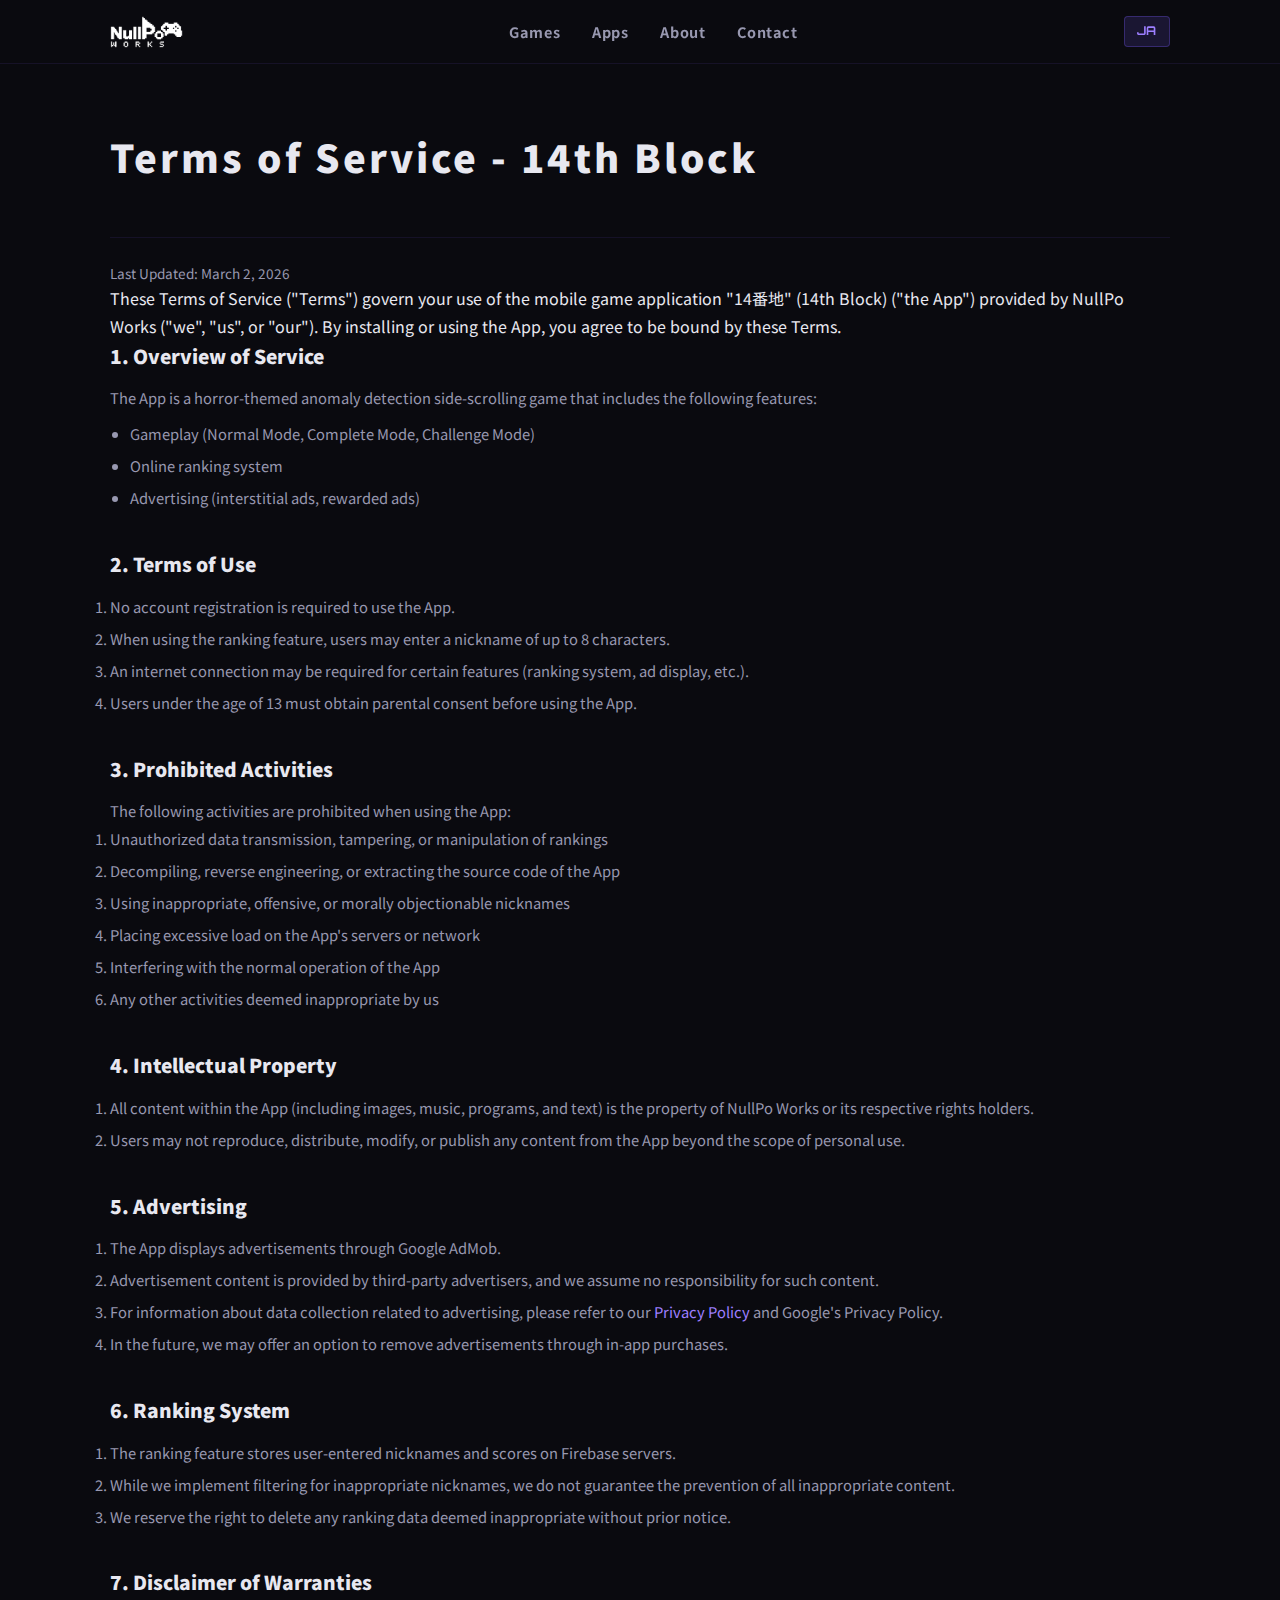
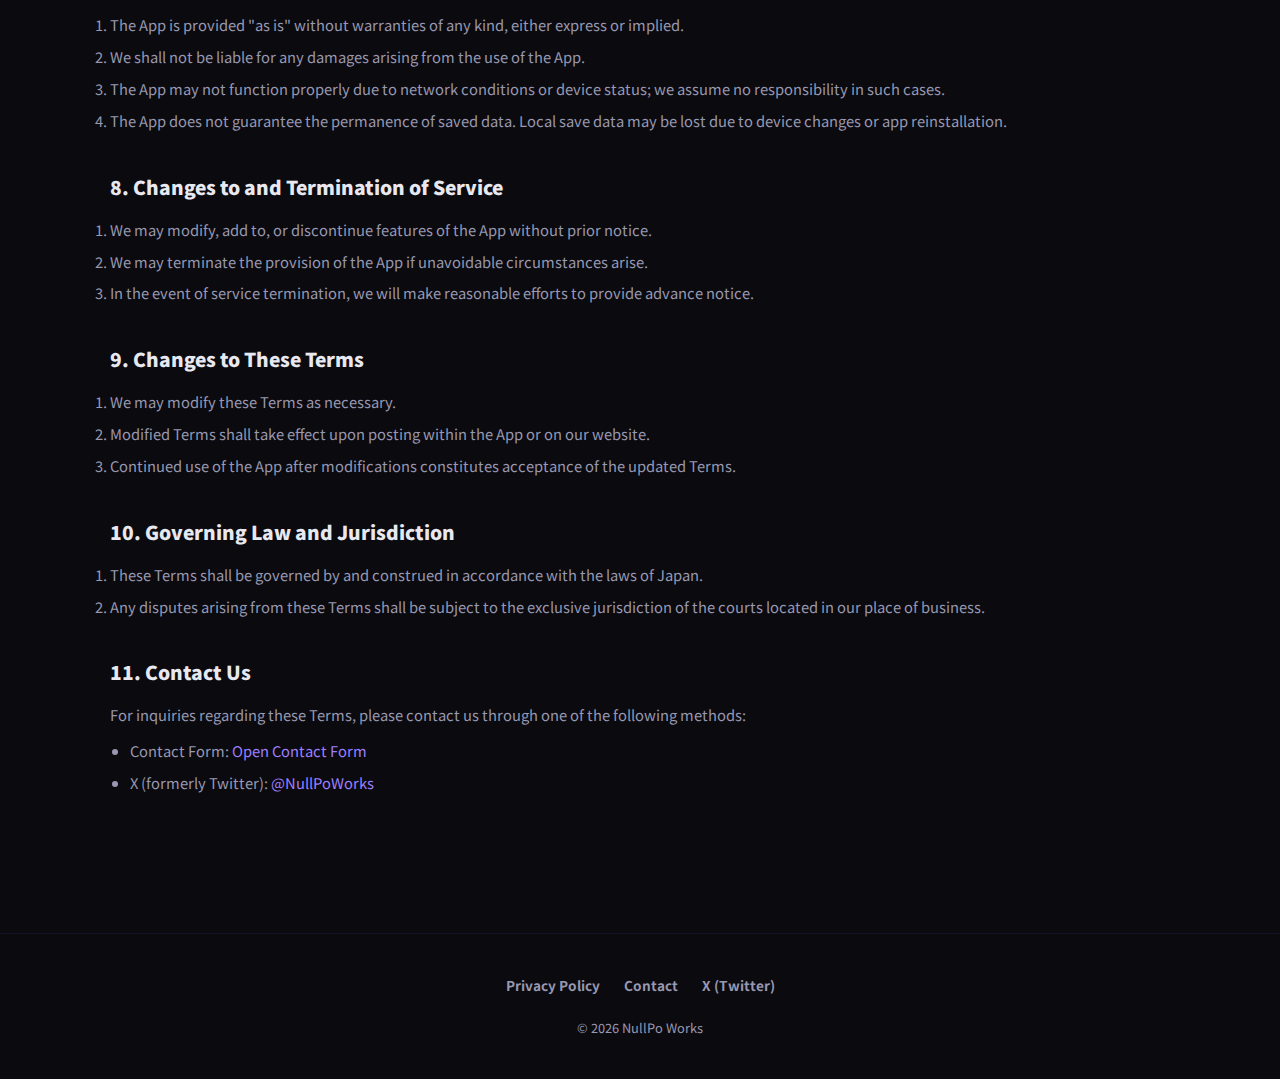
<file: terms-14banchi-en.html>
<!DOCTYPE html>
<html lang="en">
<head>
  <meta charset="UTF-8">
  <meta name="viewport" content="width=device-width, initial-scale=1.0">
  <title>Terms of Service - 14th Block - NullPo Works</title>
  <meta name="description" content="Terms of Service for &quot;14th Block&quot; (14番地) by NullPo Works. Service overview, usage terms, prohibited activities, disclaimers, and more.">
  <meta property="og:title" content="Terms of Service - 14th Block - NullPo Works">
  <meta property="og:description" content="Terms of Service for the mobile game app &quot;14th Block&quot;.">
  <meta property="og:image" content="https://nullpoworks.github.io/images/og-image.png">
  <meta property="og:url" content="https://nullpoworks.github.io/terms-14banchi-en.html">
  <meta property="og:type" content="website">
  <meta name="twitter:card" content="summary_large_image">
  <meta name="twitter:site" content="@nullpo_works">
  <meta name="robots" content="index, follow">
  <meta name="theme-color" content="#0a0a0f">
  <link rel="canonical" href="https://nullpoworks.github.io/terms-14banchi-en.html">
  <link rel="alternate" hreflang="ja" href="https://nullpoworks.github.io/terms-14banchi.html">
  <link rel="alternate" hreflang="en" href="https://nullpoworks.github.io/terms-14banchi-en.html">
  <link rel="icon" type="image/png" sizes="32x32" href="images/favicon-32.png">
  <link rel="icon" type="image/png" sizes="192x192" href="images/favicon-192.png">
  <link rel="apple-touch-icon" href="images/apple-touch-icon.png">
  <link rel="preconnect" href="https://fonts.googleapis.com">
  <link rel="preconnect" href="https://fonts.gstatic.com" crossorigin>
  <link href="https://fonts.googleapis.com/css2?family=Noto+Sans+JP:wght@400;700;900&family=Orbitron:wght@700;900&display=swap" rel="stylesheet">
  <link rel="stylesheet" href="css/style.css">
</head>
<body>
  <!-- ========== Header ========== -->
  <header class="header" id="header">
    <div class="header-inner">
      <a href="index.html" class="header-logo">
        <img src="images/logo-white.png" alt="NullPo Works" width="160" height="48">
      </a>
      <nav class="nav" id="nav">
        <ul class="nav-list">
          <li><a href="index.html#games" class="nav-link">Games</a></li>
          <li><a href="index.html#apps" class="nav-link">Apps</a></li>
          <li><a href="index.html#about" class="nav-link">About</a></li>
          <li><a href="contact.html" class="nav-link">Contact</a></li>
        </ul>
      </nav>
      <a href="terms-14banchi.html" class="lang-toggle" aria-label="日本語版を表示">JA</a>
      <button class="hamburger" id="hamburger" aria-label="Menu" aria-expanded="false">
        <span class="hamburger-line"></span>
        <span class="hamburger-line"></span>
        <span class="hamburger-line"></span>
      </button>
    </div>
  </header>

  <main class="section privacy" style="padding-top: calc(var(--header-height) + 60px);">
    <div class="container">
      <h1 class="section-title section-title--sub">Terms of Service - 14th Block</h1>

      <div class="privacy-body">
        <p class="pp-date">Last Updated: March 2, 2026</p>

        <p>These Terms of Service ("Terms") govern your use of the mobile game application "14番地" (14th Block) ("the App") provided by NullPo Works ("we", "us", or "our"). By installing or using the App, you agree to be bound by these Terms.</p>

        <section class="pp-section">
          <h2>1. Overview of Service</h2>
          <p>The App is a horror-themed anomaly detection side-scrolling game that includes the following features:</p>
          <ul>
            <li>Gameplay (Normal Mode, Complete Mode, Challenge Mode)</li>
            <li>Online ranking system</li>
            <li>Advertising (interstitial ads, rewarded ads)</li>
          </ul>
        </section>

        <section class="pp-section">
          <h2>2. Terms of Use</h2>
          <ol>
            <li>No account registration is required to use the App.</li>
            <li>When using the ranking feature, users may enter a nickname of up to 8 characters.</li>
            <li>An internet connection may be required for certain features (ranking system, ad display, etc.).</li>
            <li>Users under the age of 13 must obtain parental consent before using the App.</li>
          </ol>
        </section>

        <section class="pp-section">
          <h2>3. Prohibited Activities</h2>
          <p>The following activities are prohibited when using the App:</p>
          <ol>
            <li>Unauthorized data transmission, tampering, or manipulation of rankings</li>
            <li>Decompiling, reverse engineering, or extracting the source code of the App</li>
            <li>Using inappropriate, offensive, or morally objectionable nicknames</li>
            <li>Placing excessive load on the App's servers or network</li>
            <li>Interfering with the normal operation of the App</li>
            <li>Any other activities deemed inappropriate by us</li>
          </ol>
        </section>

        <section class="pp-section">
          <h2>4. Intellectual Property</h2>
          <ol>
            <li>All content within the App (including images, music, programs, and text) is the property of NullPo Works or its respective rights holders.</li>
            <li>Users may not reproduce, distribute, modify, or publish any content from the App beyond the scope of personal use.</li>
          </ol>
        </section>

        <section class="pp-section">
          <h2>5. Advertising</h2>
          <ol>
            <li>The App displays advertisements through Google AdMob.</li>
            <li>Advertisement content is provided by third-party advertisers, and we assume no responsibility for such content.</li>
            <li>For information about data collection related to advertising, please refer to our <a href="privacy-policy-en.html">Privacy Policy</a> and Google's Privacy Policy.</li>
            <li>In the future, we may offer an option to remove advertisements through in-app purchases.</li>
          </ol>
        </section>

        <section class="pp-section">
          <h2>6. Ranking System</h2>
          <ol>
            <li>The ranking feature stores user-entered nicknames and scores on Firebase servers.</li>
            <li>While we implement filtering for inappropriate nicknames, we do not guarantee the prevention of all inappropriate content.</li>
            <li>We reserve the right to delete any ranking data deemed inappropriate without prior notice.</li>
          </ol>
        </section>

        <section class="pp-section">
          <h2>7. Disclaimer of Warranties</h2>
          <ol>
            <li>The App is provided "as is" without warranties of any kind, either express or implied.</li>
            <li>We shall not be liable for any damages arising from the use of the App.</li>
            <li>The App may not function properly due to network conditions or device status; we assume no responsibility in such cases.</li>
            <li>The App does not guarantee the permanence of saved data. Local save data may be lost due to device changes or app reinstallation.</li>
          </ol>
        </section>

        <section class="pp-section">
          <h2>8. Changes to and Termination of Service</h2>
          <ol>
            <li>We may modify, add to, or discontinue features of the App without prior notice.</li>
            <li>We may terminate the provision of the App if unavoidable circumstances arise.</li>
            <li>In the event of service termination, we will make reasonable efforts to provide advance notice.</li>
          </ol>
        </section>

        <section class="pp-section">
          <h2>9. Changes to These Terms</h2>
          <ol>
            <li>We may modify these Terms as necessary.</li>
            <li>Modified Terms shall take effect upon posting within the App or on our website.</li>
            <li>Continued use of the App after modifications constitutes acceptance of the updated Terms.</li>
          </ol>
        </section>

        <section class="pp-section">
          <h2>10. Governing Law and Jurisdiction</h2>
          <ol>
            <li>These Terms shall be governed by and construed in accordance with the laws of Japan.</li>
            <li>Any disputes arising from these Terms shall be subject to the exclusive jurisdiction of the courts located in our place of business.</li>
          </ol>
        </section>

        <section class="pp-section">
          <h2>11. Contact Us</h2>
          <p>For inquiries regarding these Terms, please contact us through one of the following methods:</p>
          <ul>
            <li>Contact Form: <a href="https://forms.gle/RpLn6T4D3mWGkXbY6" target="_blank" rel="noopener noreferrer">Open Contact Form</a></li>
            <li>X (formerly Twitter): <a href="https://x.com/nullpo_works" target="_blank" rel="noopener noreferrer">@NullPoWorks</a></li>
          </ul>
        </section>
      </div>
    </div>
  </main>

  <!-- ========== Footer ========== -->
  <footer class="footer">
    <div class="container">
      <div class="footer-links">
        <a href="privacy-policy-en.html" class="footer-link">Privacy Policy</a>
        <a href="contact.html" class="footer-link">Contact</a>
        <a href="https://x.com/nullpo_works" class="footer-link" target="_blank" rel="noopener noreferrer">X (Twitter)</a>
      </div>
      <p class="footer-copy">&copy; 2026 NullPo Works</p>
    </div>
  </footer>

  <script src="js/main.js"></script>
</body>
</html>
</file>
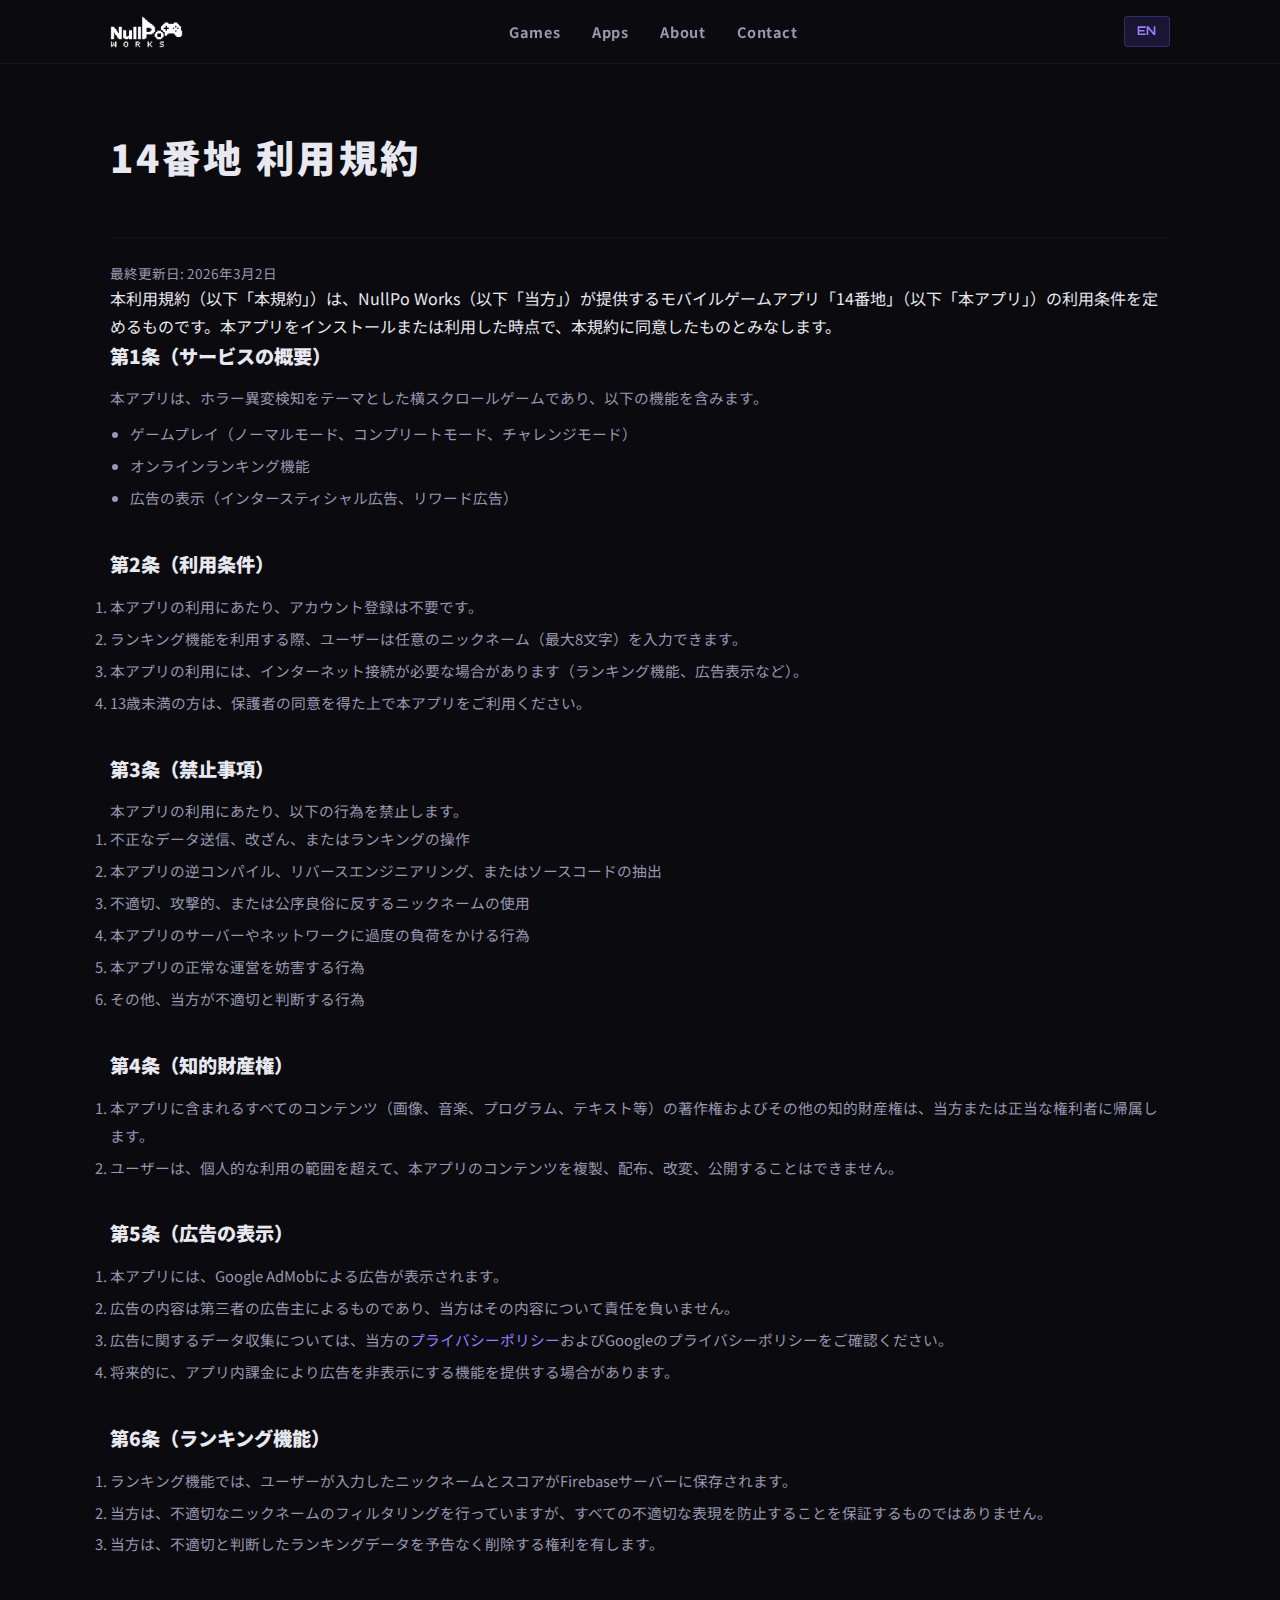
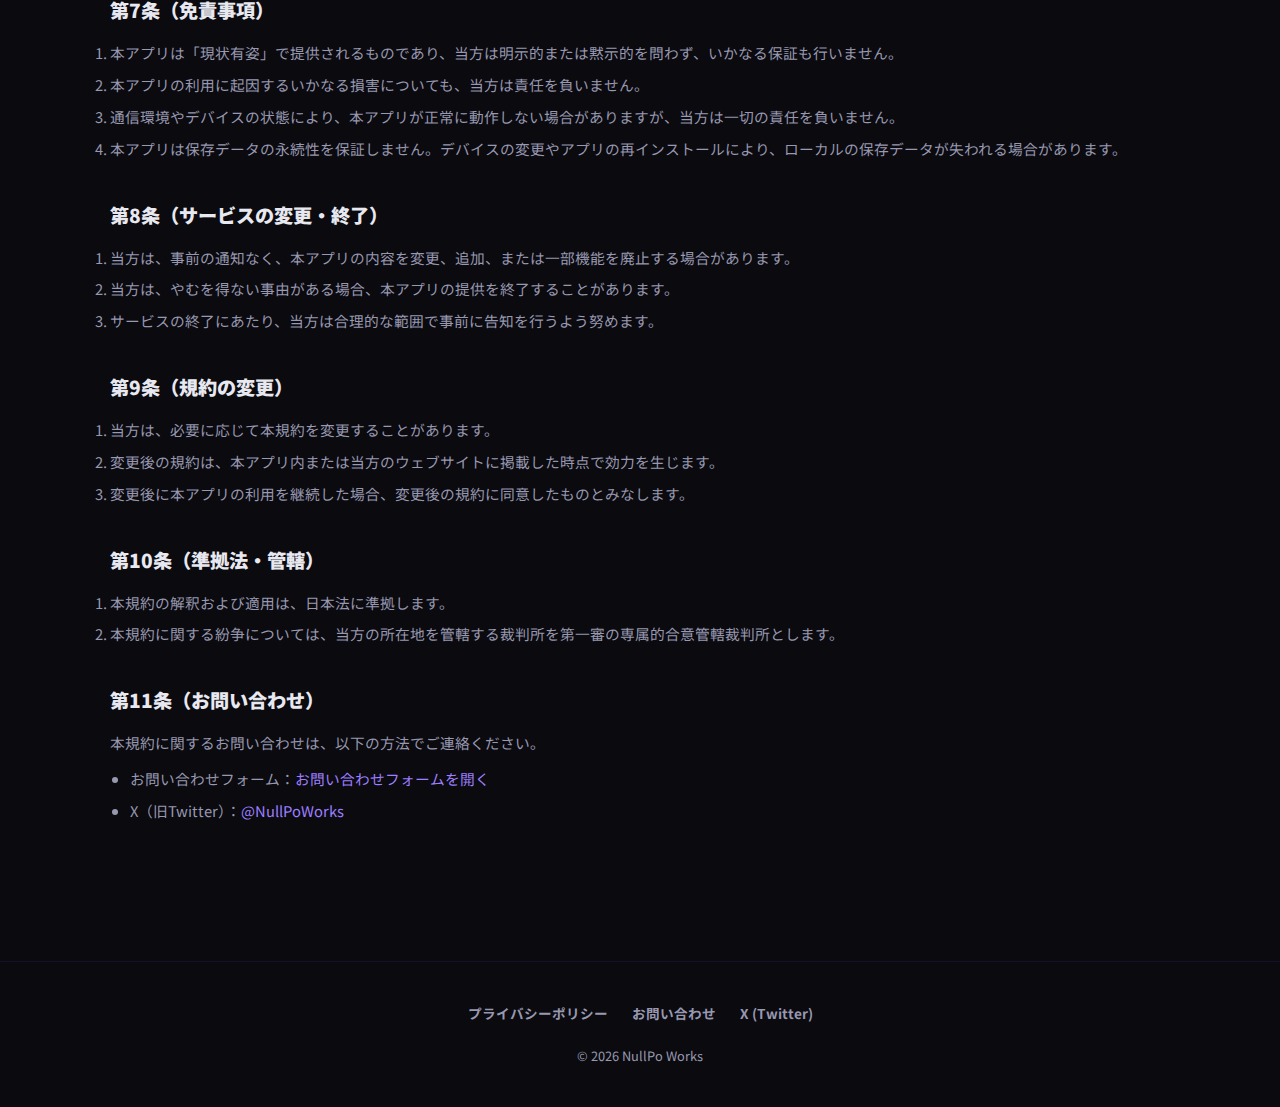
<file: terms-14banchi.html>
<!DOCTYPE html>
<html lang="ja">
<head>
  <meta charset="UTF-8">
  <meta name="viewport" content="width=device-width, initial-scale=1.0">
  <title>利用規約 - 14番地 - NullPo Works（ヌルポワークス）</title>
  <meta name="description" content="NullPo Works（ヌルポワークス）が提供するモバイルゲームアプリ「14番地」の利用規約。サービスの概要、利用条件、禁止事項、免責事項等。">
  <meta property="og:title" content="利用規約 - 14番地 - NullPo Works">
  <meta property="og:description" content="モバイルゲームアプリ「14番地」の利用規約。">
  <meta property="og:image" content="https://nullpoworks.github.io/images/og-image.png">
  <meta property="og:url" content="https://nullpoworks.github.io/terms-14banchi.html">
  <meta property="og:type" content="website">
  <meta name="twitter:card" content="summary_large_image">
  <meta name="twitter:site" content="@nullpo_works">
  <meta name="robots" content="index, follow">
  <meta name="theme-color" content="#0a0a0f">
  <link rel="canonical" href="https://nullpoworks.github.io/terms-14banchi.html">
  <link rel="alternate" hreflang="ja" href="https://nullpoworks.github.io/terms-14banchi.html">
  <link rel="alternate" hreflang="en" href="https://nullpoworks.github.io/terms-14banchi-en.html">
  <link rel="icon" type="image/png" sizes="32x32" href="images/favicon-32.png">
  <link rel="icon" type="image/png" sizes="192x192" href="images/favicon-192.png">
  <link rel="apple-touch-icon" href="images/apple-touch-icon.png">
  <link rel="preconnect" href="https://fonts.googleapis.com">
  <link rel="preconnect" href="https://fonts.gstatic.com" crossorigin>
  <link href="https://fonts.googleapis.com/css2?family=Noto+Sans+JP:wght@400;700;900&family=Orbitron:wght@700;900&display=swap" rel="stylesheet">
  <link rel="stylesheet" href="css/style.css">
</head>
<body>
  <!-- ========== Header ========== -->
  <header class="header" id="header">
    <div class="header-inner">
      <a href="index.html" class="header-logo">
        <img src="images/logo-white.png" alt="NullPo Works" width="160" height="48">
      </a>
      <nav class="nav" id="nav">
        <ul class="nav-list">
          <li><a href="index.html#games" class="nav-link">Games</a></li>
          <li><a href="index.html#apps" class="nav-link">Apps</a></li>
          <li><a href="index.html#about" class="nav-link">About</a></li>
          <li><a href="contact.html" class="nav-link">Contact</a></li>
        </ul>
      </nav>
      <a href="terms-14banchi-en.html" class="lang-toggle" aria-label="Switch to English">EN</a>
      <button class="hamburger" id="hamburger" aria-label="メニュー" aria-expanded="false">
        <span class="hamburger-line"></span>
        <span class="hamburger-line"></span>
        <span class="hamburger-line"></span>
      </button>
    </div>
  </header>

  <main class="section privacy" style="padding-top: calc(var(--header-height) + 60px);">
    <div class="container">
      <h1 class="section-title section-title--sub">14番地 利用規約</h1>

      <div class="privacy-body">
        <p class="pp-date">最終更新日: 2026年3月2日</p>

        <p>本利用規約（以下「本規約」）は、NullPo Works（以下「当方」）が提供するモバイルゲームアプリ「14番地」（以下「本アプリ」）の利用条件を定めるものです。本アプリをインストールまたは利用した時点で、本規約に同意したものとみなします。</p>

        <section class="pp-section">
          <h2>第1条（サービスの概要）</h2>
          <p>本アプリは、ホラー異変検知をテーマとした横スクロールゲームであり、以下の機能を含みます。</p>
          <ul>
            <li>ゲームプレイ（ノーマルモード、コンプリートモード、チャレンジモード）</li>
            <li>オンラインランキング機能</li>
            <li>広告の表示（インタースティシャル広告、リワード広告）</li>
          </ul>
        </section>

        <section class="pp-section">
          <h2>第2条（利用条件）</h2>
          <ol>
            <li>本アプリの利用にあたり、アカウント登録は不要です。</li>
            <li>ランキング機能を利用する際、ユーザーは任意のニックネーム（最大8文字）を入力できます。</li>
            <li>本アプリの利用には、インターネット接続が必要な場合があります（ランキング機能、広告表示など）。</li>
            <li>13歳未満の方は、保護者の同意を得た上で本アプリをご利用ください。</li>
          </ol>
        </section>

        <section class="pp-section">
          <h2>第3条（禁止事項）</h2>
          <p>本アプリの利用にあたり、以下の行為を禁止します。</p>
          <ol>
            <li>不正なデータ送信、改ざん、またはランキングの操作</li>
            <li>本アプリの逆コンパイル、リバースエンジニアリング、またはソースコードの抽出</li>
            <li>不適切、攻撃的、または公序良俗に反するニックネームの使用</li>
            <li>本アプリのサーバーやネットワークに過度の負荷をかける行為</li>
            <li>本アプリの正常な運営を妨害する行為</li>
            <li>その他、当方が不適切と判断する行為</li>
          </ol>
        </section>

        <section class="pp-section">
          <h2>第4条（知的財産権）</h2>
          <ol>
            <li>本アプリに含まれるすべてのコンテンツ（画像、音楽、プログラム、テキスト等）の著作権およびその他の知的財産権は、当方または正当な権利者に帰属します。</li>
            <li>ユーザーは、個人的な利用の範囲を超えて、本アプリのコンテンツを複製、配布、改変、公開することはできません。</li>
          </ol>
        </section>

        <section class="pp-section">
          <h2>第5条（広告の表示）</h2>
          <ol>
            <li>本アプリには、Google AdMobによる広告が表示されます。</li>
            <li>広告の内容は第三者の広告主によるものであり、当方はその内容について責任を負いません。</li>
            <li>広告に関するデータ収集については、当方の<a href="privacy-policy.html">プライバシーポリシー</a>およびGoogleのプライバシーポリシーをご確認ください。</li>
            <li>将来的に、アプリ内課金により広告を非表示にする機能を提供する場合があります。</li>
          </ol>
        </section>

        <section class="pp-section">
          <h2>第6条（ランキング機能）</h2>
          <ol>
            <li>ランキング機能では、ユーザーが入力したニックネームとスコアがFirebaseサーバーに保存されます。</li>
            <li>当方は、不適切なニックネームのフィルタリングを行っていますが、すべての不適切な表現を防止することを保証するものではありません。</li>
            <li>当方は、不適切と判断したランキングデータを予告なく削除する権利を有します。</li>
          </ol>
        </section>

        <section class="pp-section">
          <h2>第7条（免責事項）</h2>
          <ol>
            <li>本アプリは「現状有姿」で提供されるものであり、当方は明示的または黙示的を問わず、いかなる保証も行いません。</li>
            <li>本アプリの利用に起因するいかなる損害についても、当方は責任を負いません。</li>
            <li>通信環境やデバイスの状態により、本アプリが正常に動作しない場合がありますが、当方は一切の責任を負いません。</li>
            <li>本アプリは保存データの永続性を保証しません。デバイスの変更やアプリの再インストールにより、ローカルの保存データが失われる場合があります。</li>
          </ol>
        </section>

        <section class="pp-section">
          <h2>第8条（サービスの変更・終了）</h2>
          <ol>
            <li>当方は、事前の通知なく、本アプリの内容を変更、追加、または一部機能を廃止する場合があります。</li>
            <li>当方は、やむを得ない事由がある場合、本アプリの提供を終了することがあります。</li>
            <li>サービスの終了にあたり、当方は合理的な範囲で事前に告知を行うよう努めます。</li>
          </ol>
        </section>

        <section class="pp-section">
          <h2>第9条（規約の変更）</h2>
          <ol>
            <li>当方は、必要に応じて本規約を変更することがあります。</li>
            <li>変更後の規約は、本アプリ内または当方のウェブサイトに掲載した時点で効力を生じます。</li>
            <li>変更後に本アプリの利用を継続した場合、変更後の規約に同意したものとみなします。</li>
          </ol>
        </section>

        <section class="pp-section">
          <h2>第10条（準拠法・管轄）</h2>
          <ol>
            <li>本規約の解釈および適用は、日本法に準拠します。</li>
            <li>本規約に関する紛争については、当方の所在地を管轄する裁判所を第一審の専属的合意管轄裁判所とします。</li>
          </ol>
        </section>

        <section class="pp-section">
          <h2>第11条（お問い合わせ）</h2>
          <p>本規約に関するお問い合わせは、以下の方法でご連絡ください。</p>
          <ul>
            <li>お問い合わせフォーム：<a href="https://forms.gle/RpLn6T4D3mWGkXbY6" target="_blank" rel="noopener noreferrer">お問い合わせフォームを開く</a></li>
            <li>X（旧Twitter）：<a href="https://x.com/nullpo_works" target="_blank" rel="noopener noreferrer">@NullPoWorks</a></li>
          </ul>
        </section>
      </div>
    </div>
  </main>

  <!-- ========== Footer ========== -->
  <footer class="footer">
    <div class="container">
      <div class="footer-links">
        <a href="privacy-policy.html" class="footer-link">プライバシーポリシー</a>
        <a href="contact.html" class="footer-link">お問い合わせ</a>
        <a href="https://x.com/nullpo_works" class="footer-link" target="_blank" rel="noopener noreferrer">X (Twitter)</a>
      </div>
      <p class="footer-copy">&copy; 2026 NullPo Works</p>
    </div>
  </footer>

  <script src="js/main.js"></script>
</body>
</html>
</file>
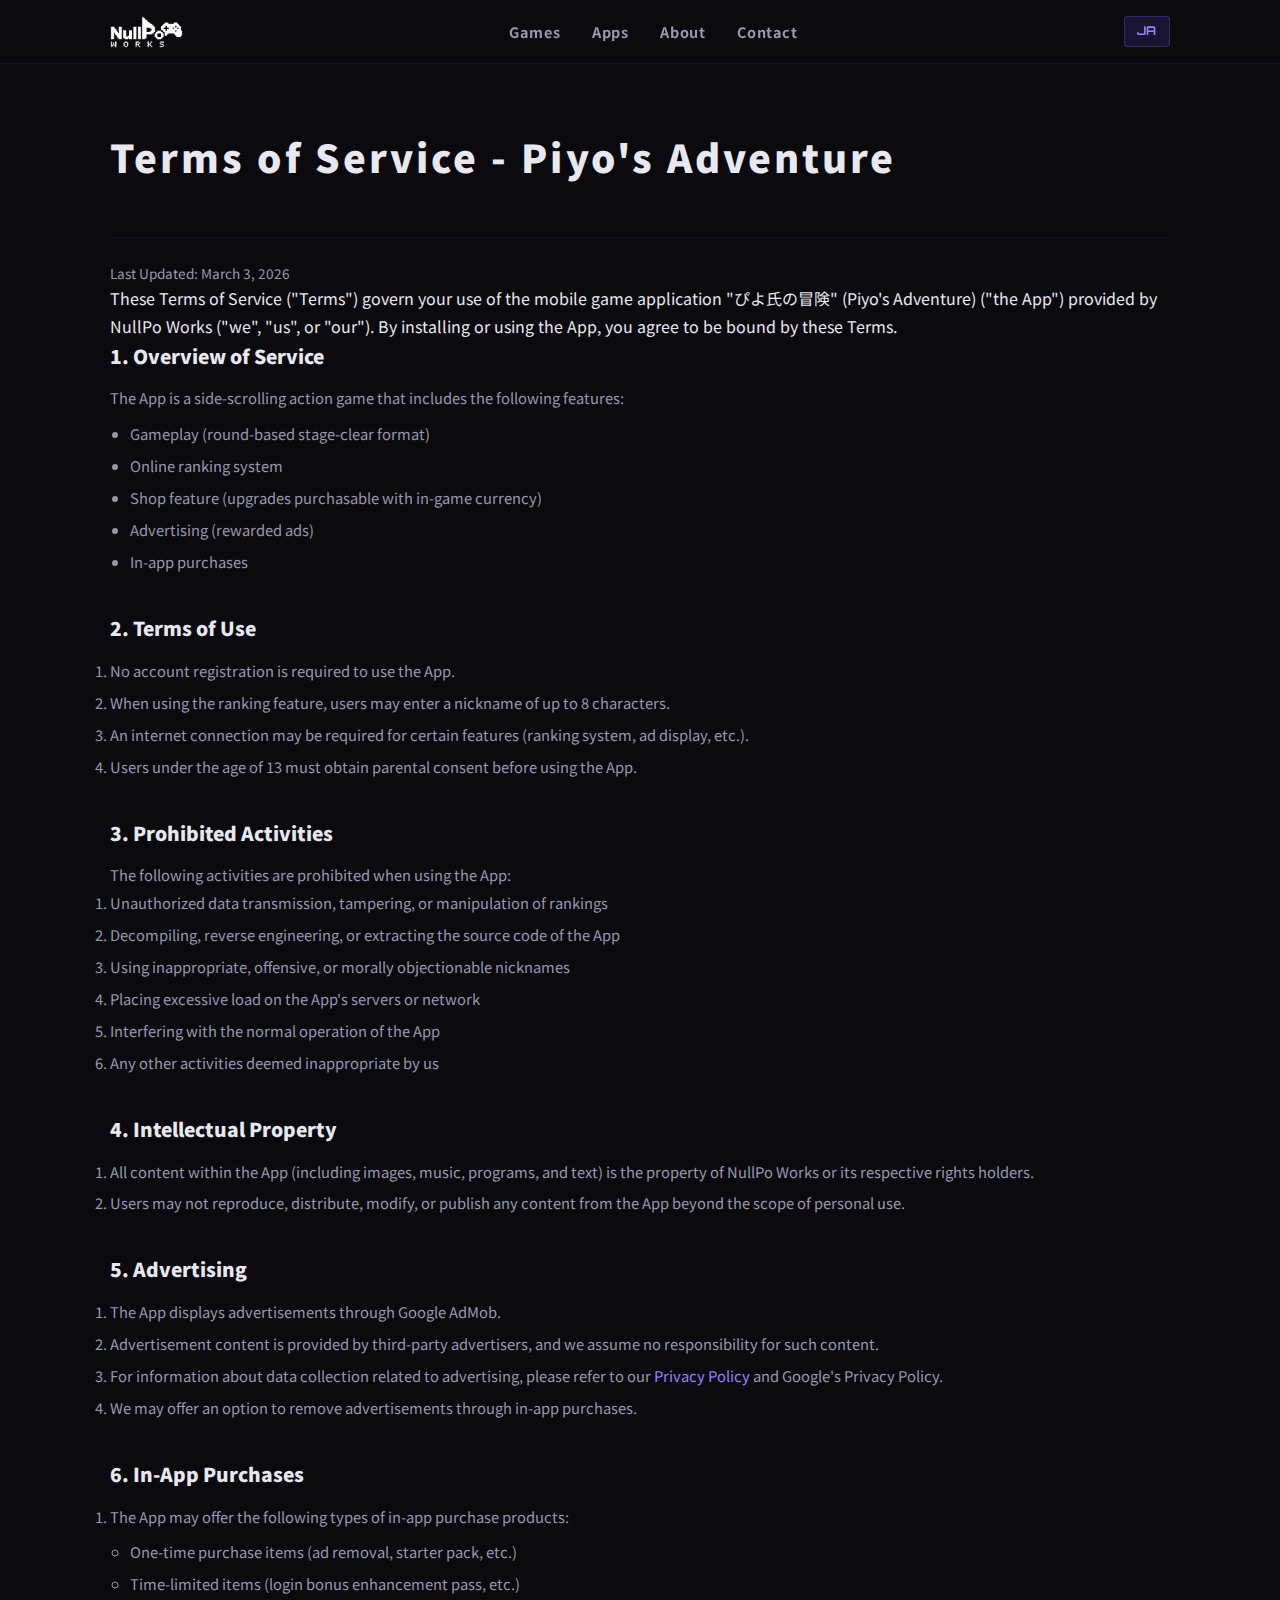
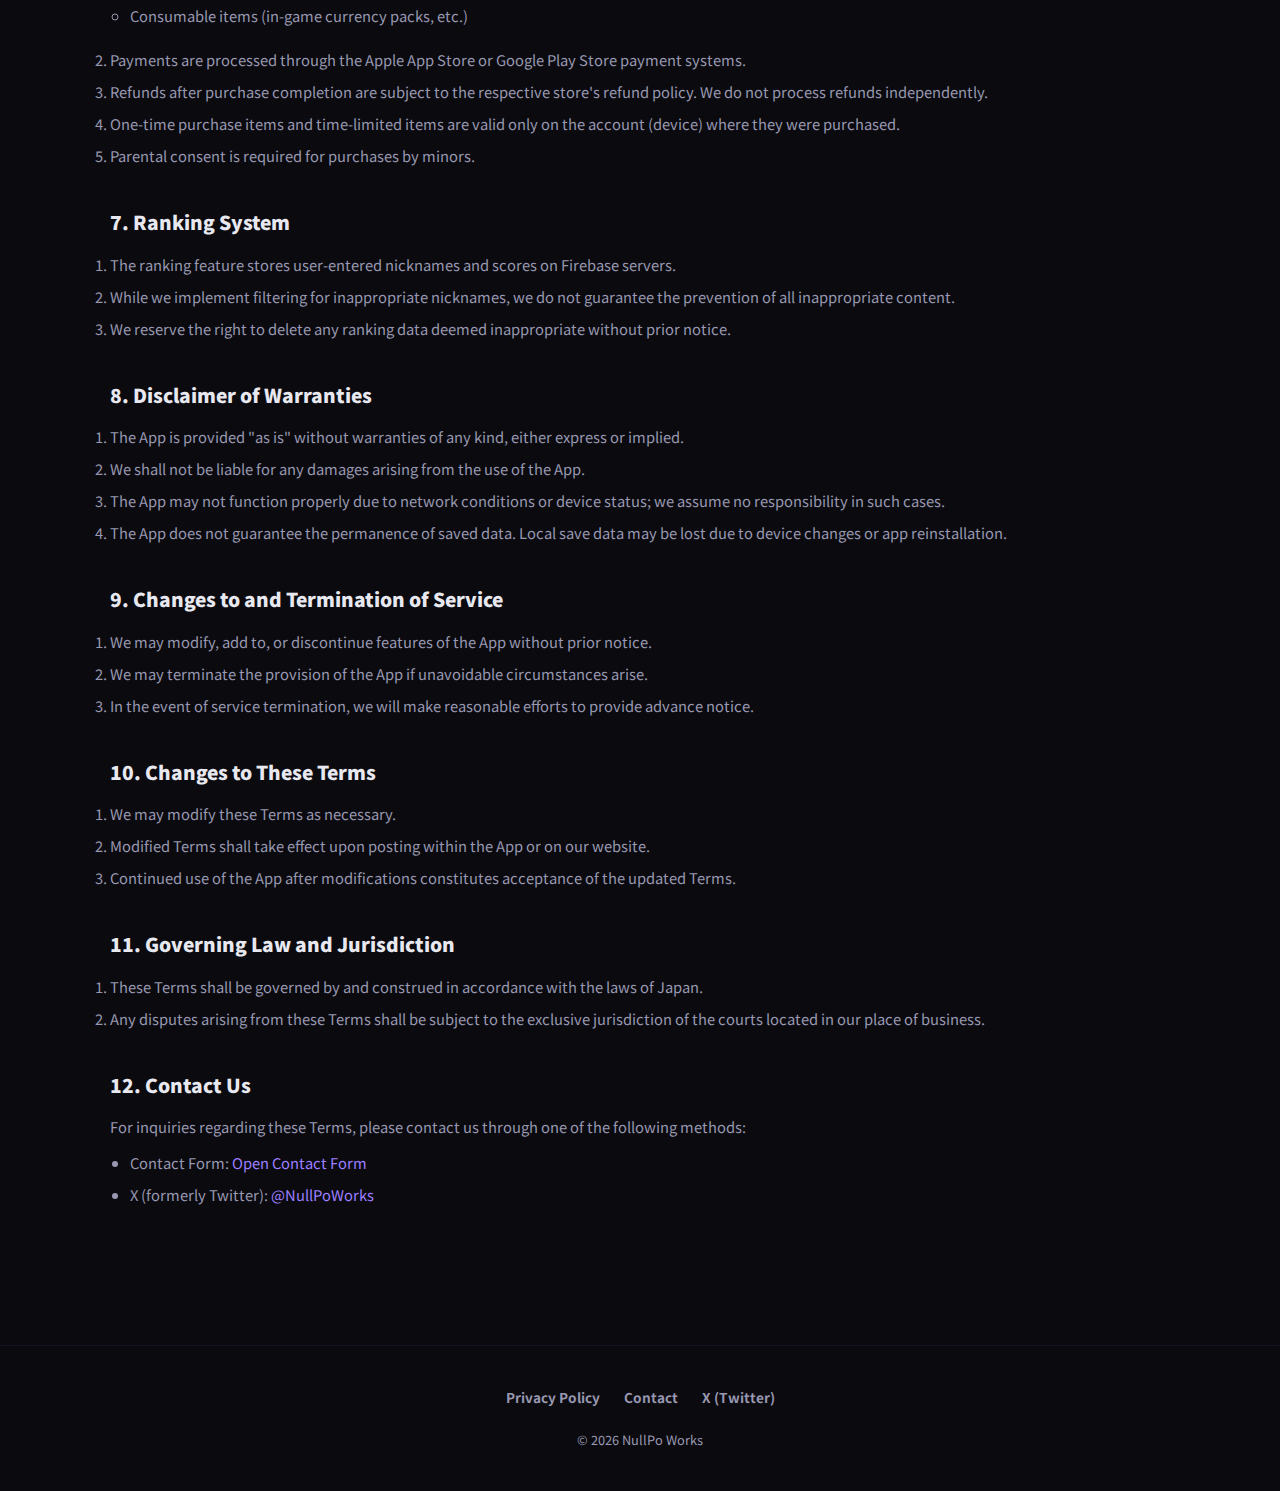
<file: terms-piyo-adventure-en.html>
<!DOCTYPE html>
<html lang="en">
<head>
  <meta charset="UTF-8">
  <meta name="viewport" content="width=device-width, initial-scale=1.0">
  <title>Terms of Service - Piyo's Adventure - NullPo Works</title>
  <meta name="description" content="Terms of Service for &quot;Piyo's Adventure&quot; (ぴよ氏の冒険) by NullPo Works. Service overview, usage terms, prohibited activities, disclaimers, and more.">
  <meta property="og:title" content="Terms of Service - Piyo's Adventure - NullPo Works">
  <meta property="og:description" content="Terms of Service for the mobile game app &quot;Piyo's Adventure&quot;.">
  <meta property="og:image" content="https://nullpoworks.github.io/images/og-image.png">
  <meta property="og:url" content="https://nullpoworks.github.io/terms-piyo-adventure-en.html">
  <meta property="og:type" content="website">
  <meta name="twitter:card" content="summary_large_image">
  <meta name="twitter:site" content="@nullpo_works">
  <meta name="robots" content="index, follow">
  <meta name="theme-color" content="#0a0a0f">
  <link rel="canonical" href="https://nullpoworks.github.io/terms-piyo-adventure-en.html">
  <link rel="alternate" hreflang="ja" href="https://nullpoworks.github.io/terms-piyo-adventure.html">
  <link rel="alternate" hreflang="en" href="https://nullpoworks.github.io/terms-piyo-adventure-en.html">
  <link rel="icon" type="image/png" sizes="32x32" href="images/favicon-32.png">
  <link rel="icon" type="image/png" sizes="192x192" href="images/favicon-192.png">
  <link rel="apple-touch-icon" href="images/apple-touch-icon.png">
  <link rel="preconnect" href="https://fonts.googleapis.com">
  <link rel="preconnect" href="https://fonts.gstatic.com" crossorigin>
  <link href="https://fonts.googleapis.com/css2?family=Noto+Sans+JP:wght@400;700;900&family=Orbitron:wght@700;900&display=swap" rel="stylesheet">
  <link rel="stylesheet" href="css/style.css">
</head>
<body>
  <!-- ========== Header ========== -->
  <header class="header" id="header">
    <div class="header-inner">
      <a href="index.html" class="header-logo">
        <img src="images/logo-white.png" alt="NullPo Works" width="160" height="48">
      </a>
      <nav class="nav" id="nav">
        <ul class="nav-list">
          <li><a href="index.html#games" class="nav-link">Games</a></li>
          <li><a href="index.html#apps" class="nav-link">Apps</a></li>
          <li><a href="index.html#about" class="nav-link">About</a></li>
          <li><a href="contact.html" class="nav-link">Contact</a></li>
        </ul>
      </nav>
      <a href="terms-piyo-adventure.html" class="lang-toggle" aria-label="日本語版を表示">JA</a>
      <button class="hamburger" id="hamburger" aria-label="Menu" aria-expanded="false">
        <span class="hamburger-line"></span>
        <span class="hamburger-line"></span>
        <span class="hamburger-line"></span>
      </button>
    </div>
  </header>

  <main class="section privacy" style="padding-top: calc(var(--header-height) + 60px);">
    <div class="container">
      <h1 class="section-title section-title--sub">Terms of Service - Piyo's Adventure</h1>

      <div class="privacy-body">
        <p class="pp-date">Last Updated: March 3, 2026</p>

        <p>These Terms of Service ("Terms") govern your use of the mobile game application "ぴよ氏の冒険" (Piyo's Adventure) ("the App") provided by NullPo Works ("we", "us", or "our"). By installing or using the App, you agree to be bound by these Terms.</p>

        <section class="pp-section">
          <h2>1. Overview of Service</h2>
          <p>The App is a side-scrolling action game that includes the following features:</p>
          <ul>
            <li>Gameplay (round-based stage-clear format)</li>
            <li>Online ranking system</li>
            <li>Shop feature (upgrades purchasable with in-game currency)</li>
            <li>Advertising (rewarded ads)</li>
            <li>In-app purchases</li>
          </ul>
        </section>

        <section class="pp-section">
          <h2>2. Terms of Use</h2>
          <ol>
            <li>No account registration is required to use the App.</li>
            <li>When using the ranking feature, users may enter a nickname of up to 8 characters.</li>
            <li>An internet connection may be required for certain features (ranking system, ad display, etc.).</li>
            <li>Users under the age of 13 must obtain parental consent before using the App.</li>
          </ol>
        </section>

        <section class="pp-section">
          <h2>3. Prohibited Activities</h2>
          <p>The following activities are prohibited when using the App:</p>
          <ol>
            <li>Unauthorized data transmission, tampering, or manipulation of rankings</li>
            <li>Decompiling, reverse engineering, or extracting the source code of the App</li>
            <li>Using inappropriate, offensive, or morally objectionable nicknames</li>
            <li>Placing excessive load on the App's servers or network</li>
            <li>Interfering with the normal operation of the App</li>
            <li>Any other activities deemed inappropriate by us</li>
          </ol>
        </section>

        <section class="pp-section">
          <h2>4. Intellectual Property</h2>
          <ol>
            <li>All content within the App (including images, music, programs, and text) is the property of NullPo Works or its respective rights holders.</li>
            <li>Users may not reproduce, distribute, modify, or publish any content from the App beyond the scope of personal use.</li>
          </ol>
        </section>

        <section class="pp-section">
          <h2>5. Advertising</h2>
          <ol>
            <li>The App displays advertisements through Google AdMob.</li>
            <li>Advertisement content is provided by third-party advertisers, and we assume no responsibility for such content.</li>
            <li>For information about data collection related to advertising, please refer to our <a href="privacy-policy-en.html">Privacy Policy</a> and Google's Privacy Policy.</li>
            <li>We may offer an option to remove advertisements through in-app purchases.</li>
          </ol>
        </section>

        <section class="pp-section">
          <h2>6. In-App Purchases</h2>
          <ol>
            <li>The App may offer the following types of in-app purchase products:
              <ul>
                <li>One-time purchase items (ad removal, starter pack, etc.)</li>
                <li>Time-limited items (login bonus enhancement pass, etc.)</li>
                <li>Consumable items (in-game currency packs, etc.)</li>
              </ul>
            </li>
            <li>Payments are processed through the Apple App Store or Google Play Store payment systems.</li>
            <li>Refunds after purchase completion are subject to the respective store's refund policy. We do not process refunds independently.</li>
            <li>One-time purchase items and time-limited items are valid only on the account (device) where they were purchased.</li>
            <li>Parental consent is required for purchases by minors.</li>
          </ol>
        </section>

        <section class="pp-section">
          <h2>7. Ranking System</h2>
          <ol>
            <li>The ranking feature stores user-entered nicknames and scores on Firebase servers.</li>
            <li>While we implement filtering for inappropriate nicknames, we do not guarantee the prevention of all inappropriate content.</li>
            <li>We reserve the right to delete any ranking data deemed inappropriate without prior notice.</li>
          </ol>
        </section>

        <section class="pp-section">
          <h2>8. Disclaimer of Warranties</h2>
          <ol>
            <li>The App is provided "as is" without warranties of any kind, either express or implied.</li>
            <li>We shall not be liable for any damages arising from the use of the App.</li>
            <li>The App may not function properly due to network conditions or device status; we assume no responsibility in such cases.</li>
            <li>The App does not guarantee the permanence of saved data. Local save data may be lost due to device changes or app reinstallation.</li>
          </ol>
        </section>

        <section class="pp-section">
          <h2>9. Changes to and Termination of Service</h2>
          <ol>
            <li>We may modify, add to, or discontinue features of the App without prior notice.</li>
            <li>We may terminate the provision of the App if unavoidable circumstances arise.</li>
            <li>In the event of service termination, we will make reasonable efforts to provide advance notice.</li>
          </ol>
        </section>

        <section class="pp-section">
          <h2>10. Changes to These Terms</h2>
          <ol>
            <li>We may modify these Terms as necessary.</li>
            <li>Modified Terms shall take effect upon posting within the App or on our website.</li>
            <li>Continued use of the App after modifications constitutes acceptance of the updated Terms.</li>
          </ol>
        </section>

        <section class="pp-section">
          <h2>11. Governing Law and Jurisdiction</h2>
          <ol>
            <li>These Terms shall be governed by and construed in accordance with the laws of Japan.</li>
            <li>Any disputes arising from these Terms shall be subject to the exclusive jurisdiction of the courts located in our place of business.</li>
          </ol>
        </section>

        <section class="pp-section">
          <h2>12. Contact Us</h2>
          <p>For inquiries regarding these Terms, please contact us through one of the following methods:</p>
          <ul>
            <li>Contact Form: <a href="https://forms.gle/RpLn6T4D3mWGkXbY6" target="_blank" rel="noopener noreferrer">Open Contact Form</a></li>
            <li>X (formerly Twitter): <a href="https://x.com/nullpo_works" target="_blank" rel="noopener noreferrer">@NullPoWorks</a></li>
          </ul>
        </section>
      </div>
    </div>
  </main>

  <!-- ========== Footer ========== -->
  <footer class="footer">
    <div class="container">
      <div class="footer-links">
        <a href="privacy-policy-en.html" class="footer-link">Privacy Policy</a>
        <a href="contact.html" class="footer-link">Contact</a>
        <a href="https://x.com/nullpo_works" class="footer-link" target="_blank" rel="noopener noreferrer">X (Twitter)</a>
      </div>
      <p class="footer-copy">&copy; 2026 NullPo Works</p>
    </div>
  </footer>

  <script src="js/main.js"></script>
</body>
</html>
</file>
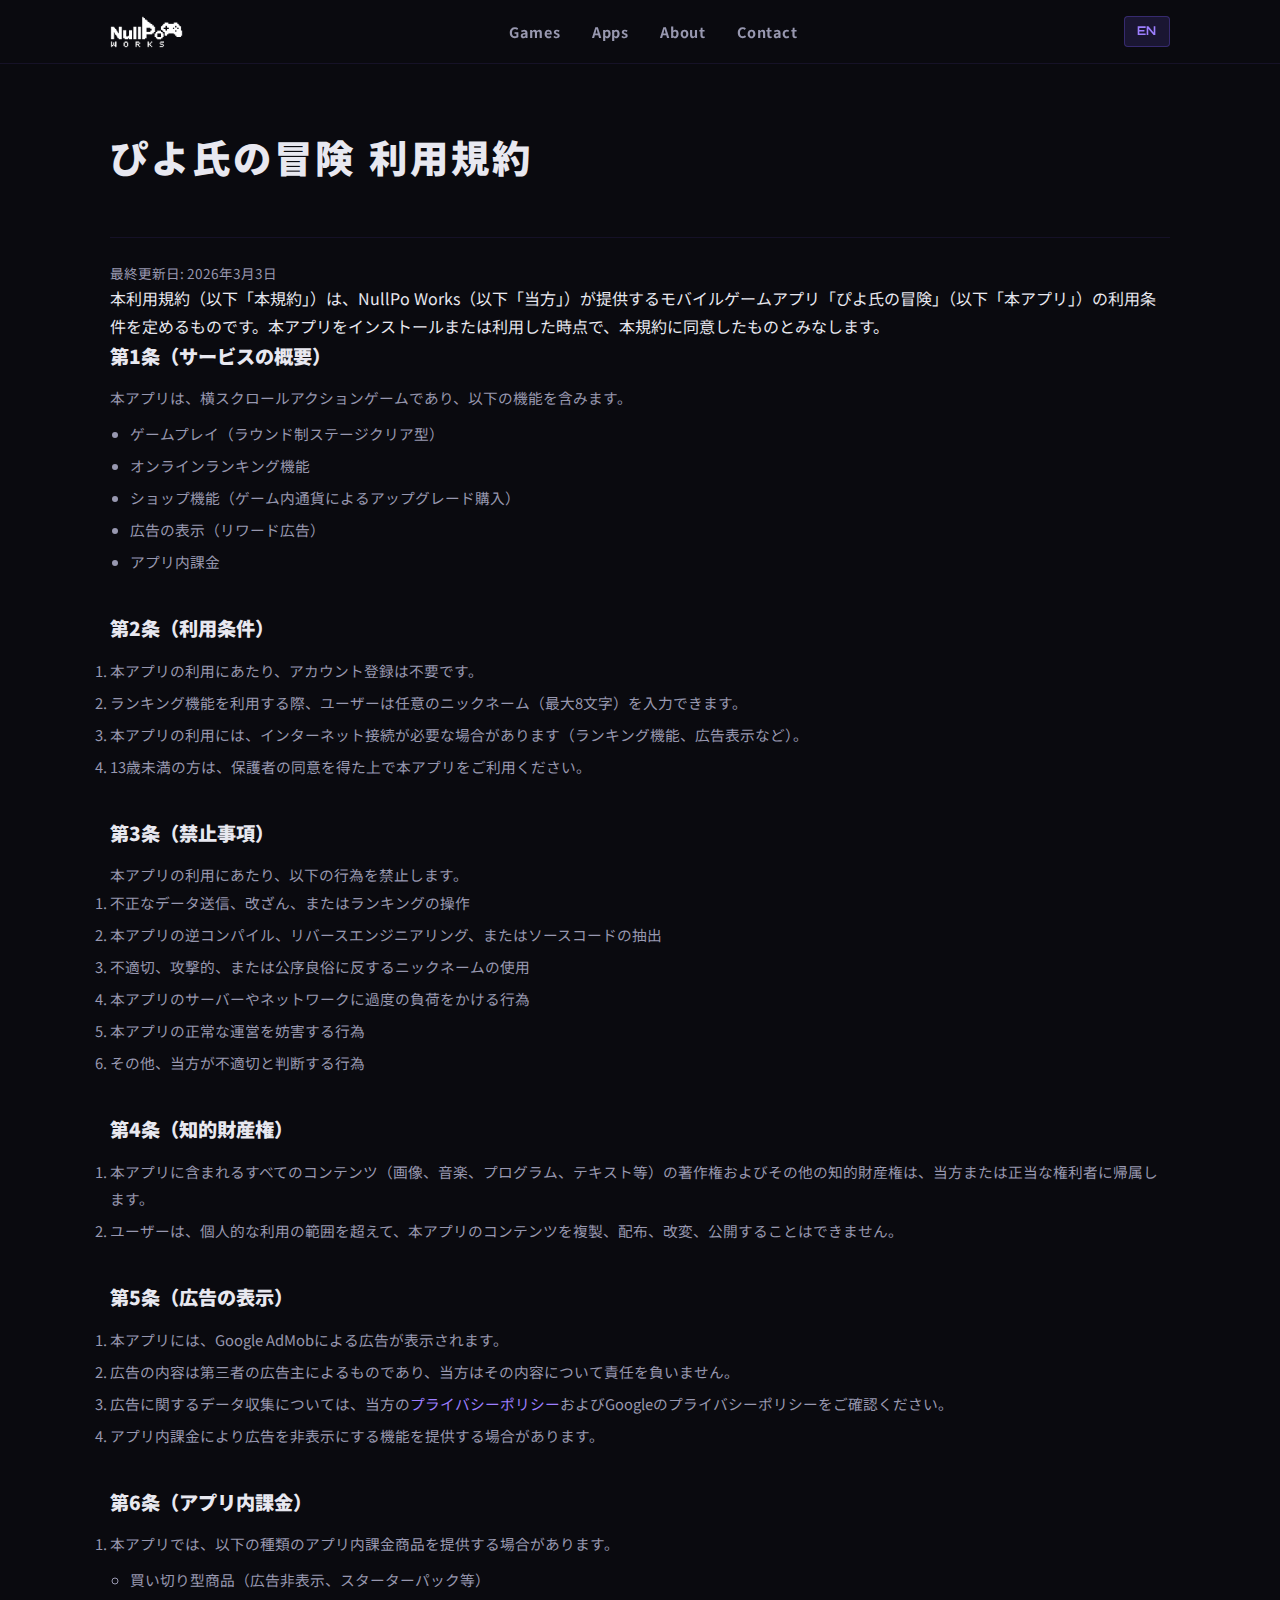
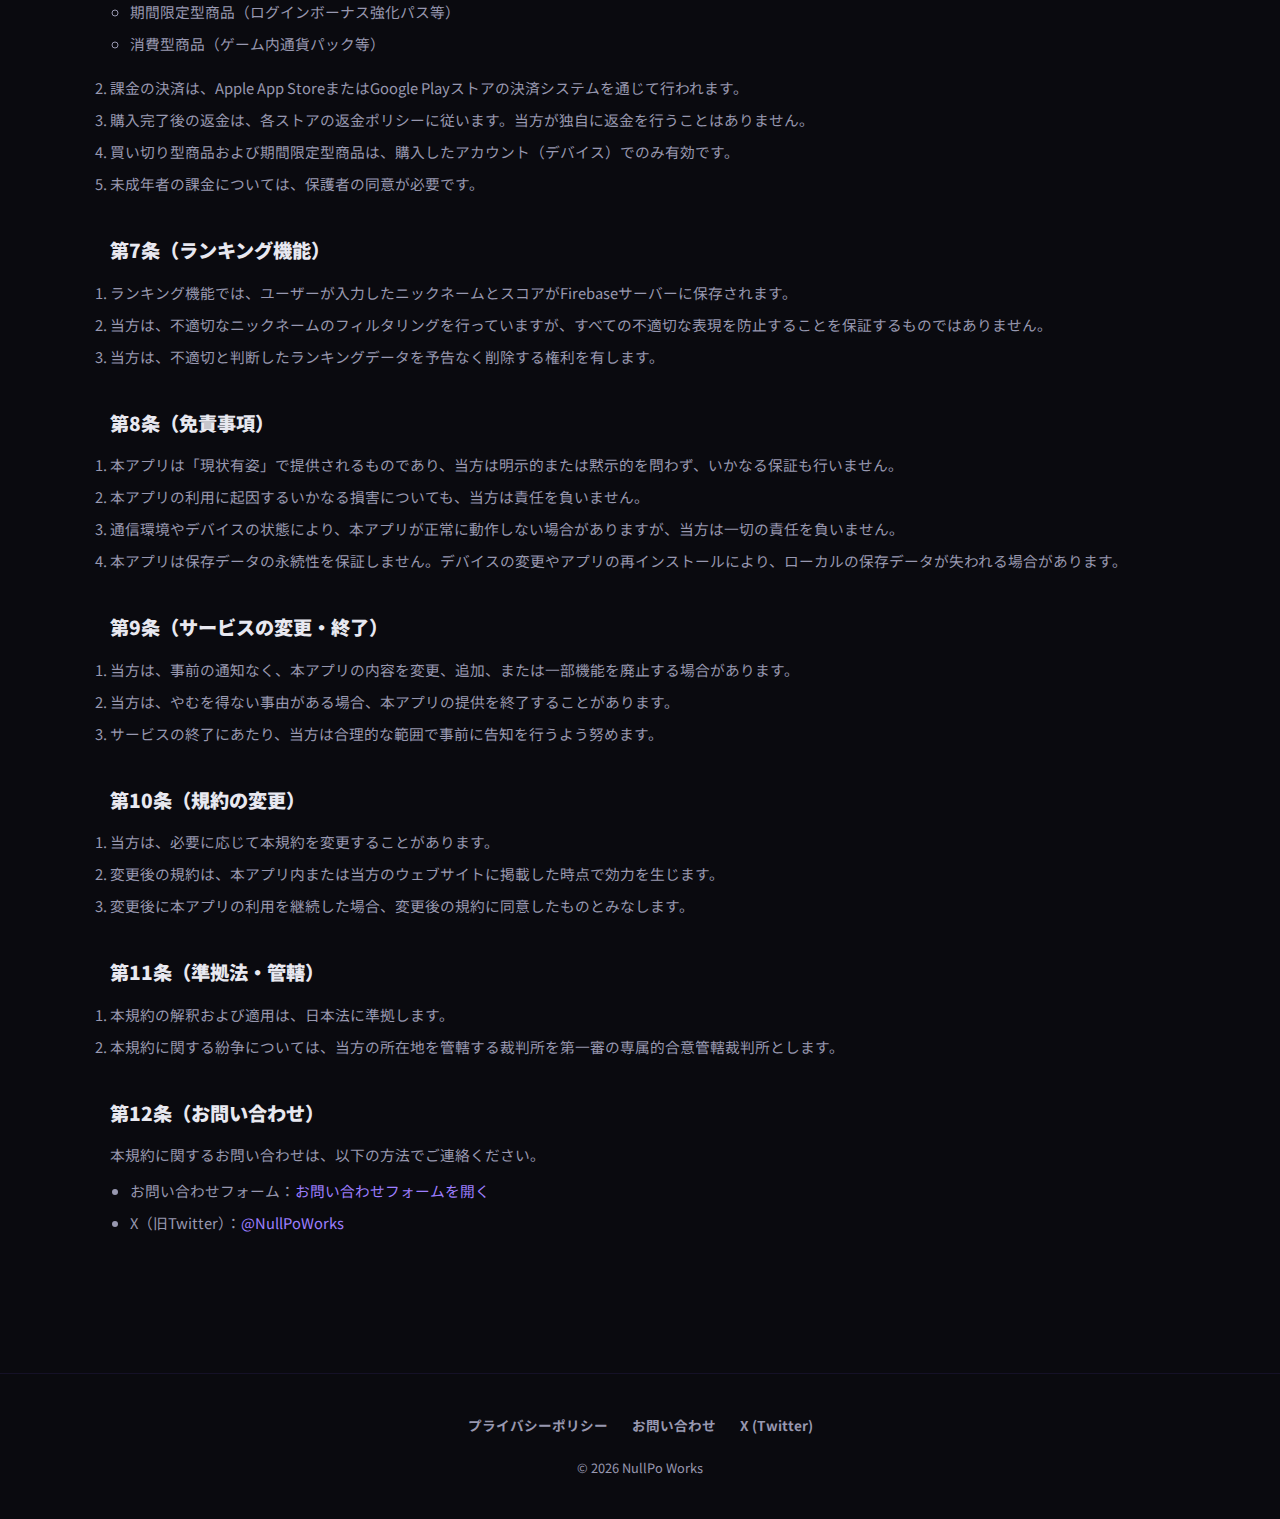
<file: terms-piyo-adventure.html>
<!DOCTYPE html>
<html lang="ja">
<head>
  <meta charset="UTF-8">
  <meta name="viewport" content="width=device-width, initial-scale=1.0">
  <title>利用規約 - ぴよ氏の冒険 - NullPo Works（ヌルポワークス）</title>
  <meta name="description" content="NullPo Works（ヌルポワークス）が提供するモバイルゲームアプリ「ぴよ氏の冒険」の利用規約。サービスの概要、利用条件、禁止事項、免責事項等。">
  <meta property="og:title" content="利用規約 - ぴよ氏の冒険 - NullPo Works">
  <meta property="og:description" content="モバイルゲームアプリ「ぴよ氏の冒険」の利用規約。">
  <meta property="og:image" content="https://nullpoworks.github.io/images/og-image.png">
  <meta property="og:url" content="https://nullpoworks.github.io/terms-piyo-adventure.html">
  <meta property="og:type" content="website">
  <meta name="twitter:card" content="summary_large_image">
  <meta name="twitter:site" content="@nullpo_works">
  <meta name="robots" content="index, follow">
  <meta name="theme-color" content="#0a0a0f">
  <link rel="canonical" href="https://nullpoworks.github.io/terms-piyo-adventure.html">
  <link rel="alternate" hreflang="ja" href="https://nullpoworks.github.io/terms-piyo-adventure.html">
  <link rel="alternate" hreflang="en" href="https://nullpoworks.github.io/terms-piyo-adventure-en.html">
  <link rel="icon" type="image/png" sizes="32x32" href="images/favicon-32.png">
  <link rel="icon" type="image/png" sizes="192x192" href="images/favicon-192.png">
  <link rel="apple-touch-icon" href="images/apple-touch-icon.png">
  <link rel="preconnect" href="https://fonts.googleapis.com">
  <link rel="preconnect" href="https://fonts.gstatic.com" crossorigin>
  <link href="https://fonts.googleapis.com/css2?family=Noto+Sans+JP:wght@400;700;900&family=Orbitron:wght@700;900&display=swap" rel="stylesheet">
  <link rel="stylesheet" href="css/style.css">
</head>
<body>
  <!-- ========== Header ========== -->
  <header class="header" id="header">
    <div class="header-inner">
      <a href="index.html" class="header-logo">
        <img src="images/logo-white.png" alt="NullPo Works" width="160" height="48">
      </a>
      <nav class="nav" id="nav">
        <ul class="nav-list">
          <li><a href="index.html#games" class="nav-link">Games</a></li>
          <li><a href="index.html#apps" class="nav-link">Apps</a></li>
          <li><a href="index.html#about" class="nav-link">About</a></li>
          <li><a href="contact.html" class="nav-link">Contact</a></li>
        </ul>
      </nav>
      <a href="terms-piyo-adventure-en.html" class="lang-toggle" aria-label="Switch to English">EN</a>
      <button class="hamburger" id="hamburger" aria-label="メニュー" aria-expanded="false">
        <span class="hamburger-line"></span>
        <span class="hamburger-line"></span>
        <span class="hamburger-line"></span>
      </button>
    </div>
  </header>

  <main class="section privacy" style="padding-top: calc(var(--header-height) + 60px);">
    <div class="container">
      <h1 class="section-title section-title--sub">ぴよ氏の冒険 利用規約</h1>

      <div class="privacy-body">
        <p class="pp-date">最終更新日: 2026年3月3日</p>

        <p>本利用規約（以下「本規約」）は、NullPo Works（以下「当方」）が提供するモバイルゲームアプリ「ぴよ氏の冒険」（以下「本アプリ」）の利用条件を定めるものです。本アプリをインストールまたは利用した時点で、本規約に同意したものとみなします。</p>

        <section class="pp-section">
          <h2>第1条（サービスの概要）</h2>
          <p>本アプリは、横スクロールアクションゲームであり、以下の機能を含みます。</p>
          <ul>
            <li>ゲームプレイ（ラウンド制ステージクリア型）</li>
            <li>オンラインランキング機能</li>
            <li>ショップ機能（ゲーム内通貨によるアップグレード購入）</li>
            <li>広告の表示（リワード広告）</li>
            <li>アプリ内課金</li>
          </ul>
        </section>

        <section class="pp-section">
          <h2>第2条（利用条件）</h2>
          <ol>
            <li>本アプリの利用にあたり、アカウント登録は不要です。</li>
            <li>ランキング機能を利用する際、ユーザーは任意のニックネーム（最大8文字）を入力できます。</li>
            <li>本アプリの利用には、インターネット接続が必要な場合があります（ランキング機能、広告表示など）。</li>
            <li>13歳未満の方は、保護者の同意を得た上で本アプリをご利用ください。</li>
          </ol>
        </section>

        <section class="pp-section">
          <h2>第3条（禁止事項）</h2>
          <p>本アプリの利用にあたり、以下の行為を禁止します。</p>
          <ol>
            <li>不正なデータ送信、改ざん、またはランキングの操作</li>
            <li>本アプリの逆コンパイル、リバースエンジニアリング、またはソースコードの抽出</li>
            <li>不適切、攻撃的、または公序良俗に反するニックネームの使用</li>
            <li>本アプリのサーバーやネットワークに過度の負荷をかける行為</li>
            <li>本アプリの正常な運営を妨害する行為</li>
            <li>その他、当方が不適切と判断する行為</li>
          </ol>
        </section>

        <section class="pp-section">
          <h2>第4条（知的財産権）</h2>
          <ol>
            <li>本アプリに含まれるすべてのコンテンツ（画像、音楽、プログラム、テキスト等）の著作権およびその他の知的財産権は、当方または正当な権利者に帰属します。</li>
            <li>ユーザーは、個人的な利用の範囲を超えて、本アプリのコンテンツを複製、配布、改変、公開することはできません。</li>
          </ol>
        </section>

        <section class="pp-section">
          <h2>第5条（広告の表示）</h2>
          <ol>
            <li>本アプリには、Google AdMobによる広告が表示されます。</li>
            <li>広告の内容は第三者の広告主によるものであり、当方はその内容について責任を負いません。</li>
            <li>広告に関するデータ収集については、当方の<a href="privacy-policy.html">プライバシーポリシー</a>およびGoogleのプライバシーポリシーをご確認ください。</li>
            <li>アプリ内課金により広告を非表示にする機能を提供する場合があります。</li>
          </ol>
        </section>

        <section class="pp-section">
          <h2>第6条（アプリ内課金）</h2>
          <ol>
            <li>本アプリでは、以下の種類のアプリ内課金商品を提供する場合があります。
              <ul>
                <li>買い切り型商品（広告非表示、スターターパック等）</li>
                <li>期間限定型商品（ログインボーナス強化パス等）</li>
                <li>消費型商品（ゲーム内通貨パック等）</li>
              </ul>
            </li>
            <li>課金の決済は、Apple App StoreまたはGoogle Playストアの決済システムを通じて行われます。</li>
            <li>購入完了後の返金は、各ストアの返金ポリシーに従います。当方が独自に返金を行うことはありません。</li>
            <li>買い切り型商品および期間限定型商品は、購入したアカウント（デバイス）でのみ有効です。</li>
            <li>未成年者の課金については、保護者の同意が必要です。</li>
          </ol>
        </section>

        <section class="pp-section">
          <h2>第7条（ランキング機能）</h2>
          <ol>
            <li>ランキング機能では、ユーザーが入力したニックネームとスコアがFirebaseサーバーに保存されます。</li>
            <li>当方は、不適切なニックネームのフィルタリングを行っていますが、すべての不適切な表現を防止することを保証するものではありません。</li>
            <li>当方は、不適切と判断したランキングデータを予告なく削除する権利を有します。</li>
          </ol>
        </section>

        <section class="pp-section">
          <h2>第8条（免責事項）</h2>
          <ol>
            <li>本アプリは「現状有姿」で提供されるものであり、当方は明示的または黙示的を問わず、いかなる保証も行いません。</li>
            <li>本アプリの利用に起因するいかなる損害についても、当方は責任を負いません。</li>
            <li>通信環境やデバイスの状態により、本アプリが正常に動作しない場合がありますが、当方は一切の責任を負いません。</li>
            <li>本アプリは保存データの永続性を保証しません。デバイスの変更やアプリの再インストールにより、ローカルの保存データが失われる場合があります。</li>
          </ol>
        </section>

        <section class="pp-section">
          <h2>第9条（サービスの変更・終了）</h2>
          <ol>
            <li>当方は、事前の通知なく、本アプリの内容を変更、追加、または一部機能を廃止する場合があります。</li>
            <li>当方は、やむを得ない事由がある場合、本アプリの提供を終了することがあります。</li>
            <li>サービスの終了にあたり、当方は合理的な範囲で事前に告知を行うよう努めます。</li>
          </ol>
        </section>

        <section class="pp-section">
          <h2>第10条（規約の変更）</h2>
          <ol>
            <li>当方は、必要に応じて本規約を変更することがあります。</li>
            <li>変更後の規約は、本アプリ内または当方のウェブサイトに掲載した時点で効力を生じます。</li>
            <li>変更後に本アプリの利用を継続した場合、変更後の規約に同意したものとみなします。</li>
          </ol>
        </section>

        <section class="pp-section">
          <h2>第11条（準拠法・管轄）</h2>
          <ol>
            <li>本規約の解釈および適用は、日本法に準拠します。</li>
            <li>本規約に関する紛争については、当方の所在地を管轄する裁判所を第一審の専属的合意管轄裁判所とします。</li>
          </ol>
        </section>

        <section class="pp-section">
          <h2>第12条（お問い合わせ）</h2>
          <p>本規約に関するお問い合わせは、以下の方法でご連絡ください。</p>
          <ul>
            <li>お問い合わせフォーム：<a href="https://forms.gle/RpLn6T4D3mWGkXbY6" target="_blank" rel="noopener noreferrer">お問い合わせフォームを開く</a></li>
            <li>X（旧Twitter）：<a href="https://x.com/nullpo_works" target="_blank" rel="noopener noreferrer">@NullPoWorks</a></li>
          </ul>
        </section>
      </div>
    </div>
  </main>

  <!-- ========== Footer ========== -->
  <footer class="footer">
    <div class="container">
      <div class="footer-links">
        <a href="privacy-policy.html" class="footer-link">プライバシーポリシー</a>
        <a href="contact.html" class="footer-link">お問い合わせ</a>
        <a href="https://x.com/nullpo_works" class="footer-link" target="_blank" rel="noopener noreferrer">X (Twitter)</a>
      </div>
      <p class="footer-copy">&copy; 2026 NullPo Works</p>
    </div>
  </footer>

  <script src="js/main.js"></script>
</body>
</html>
</file>
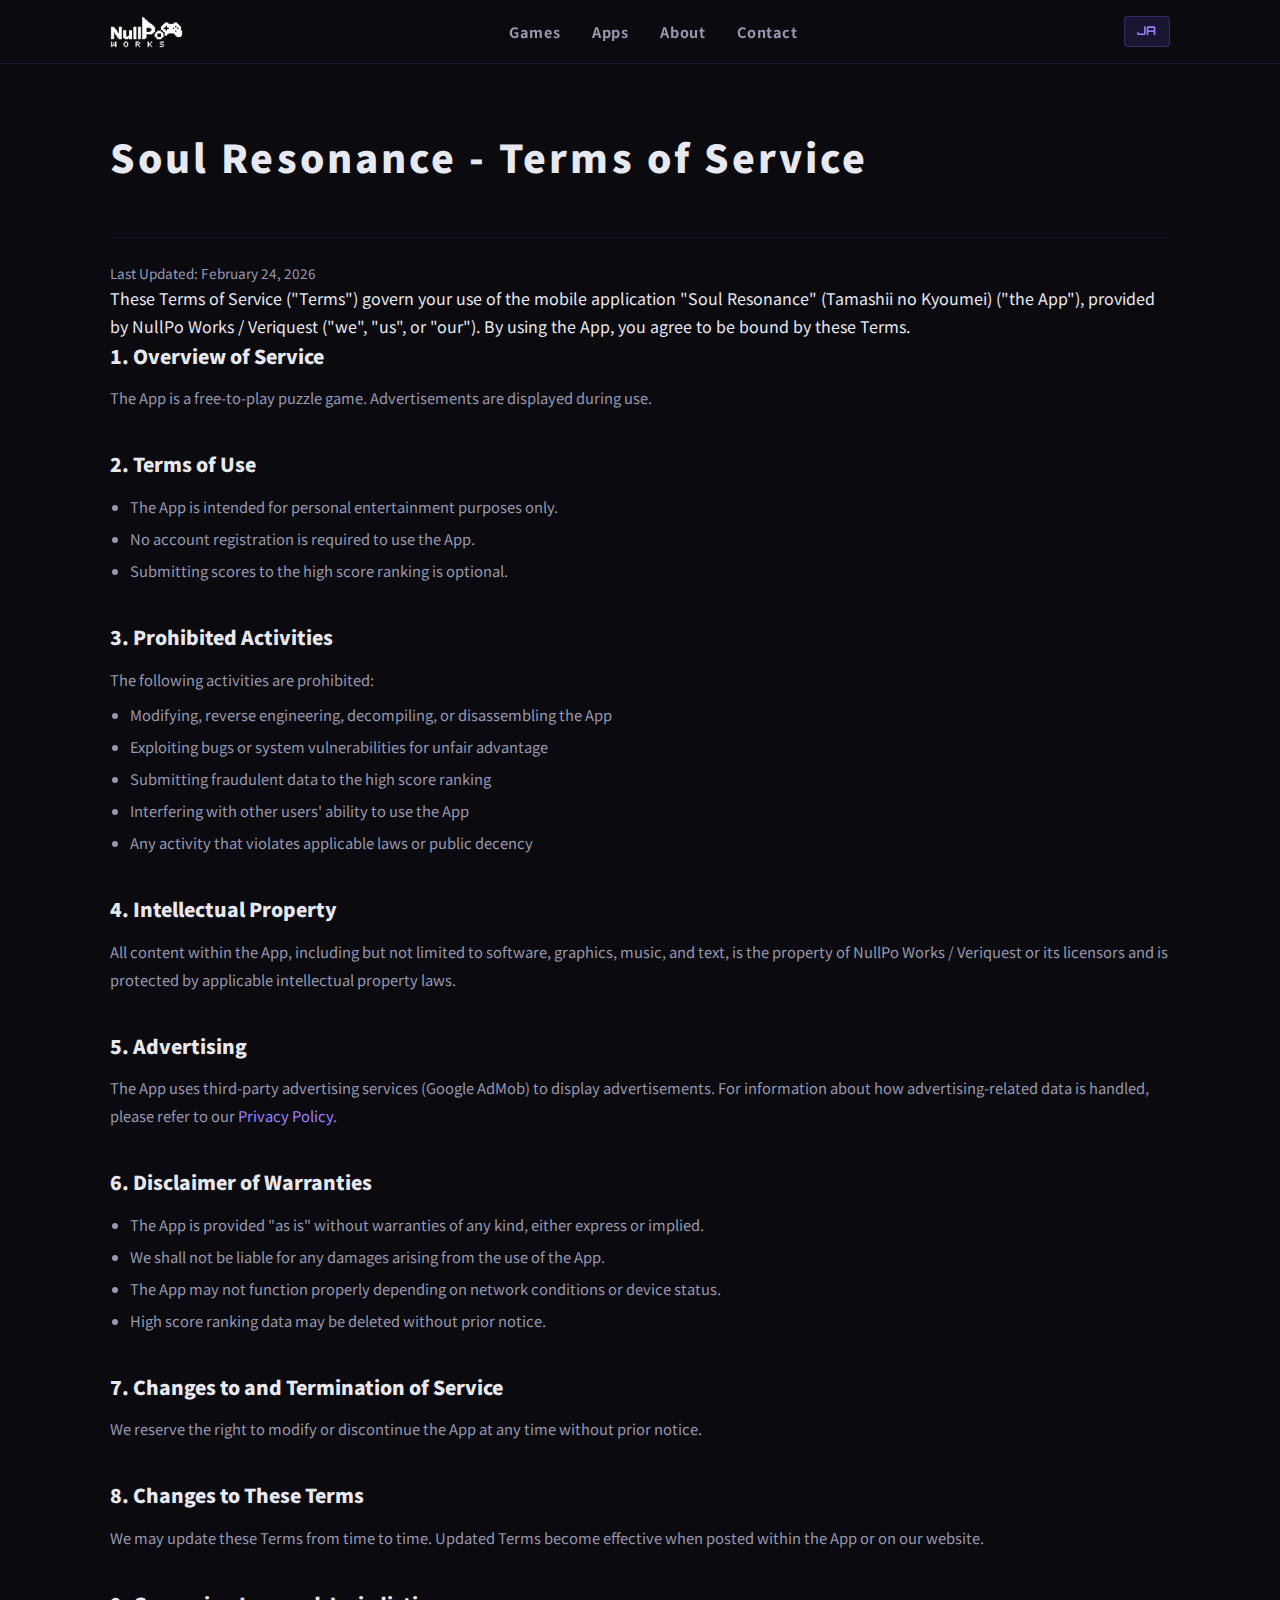
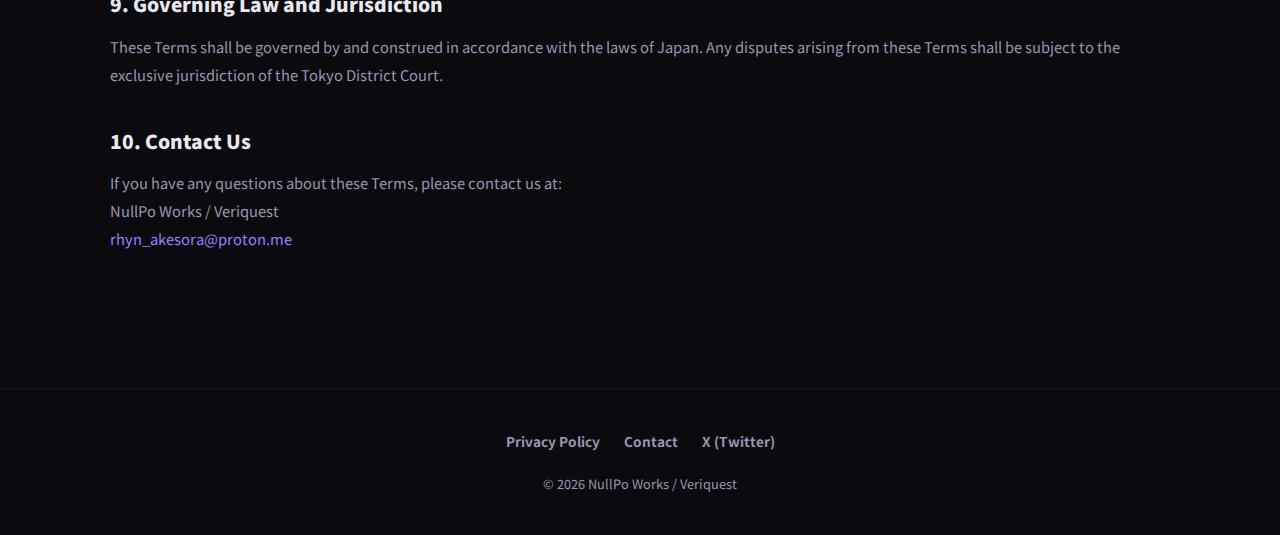
<file: terms-tamashii-en.html>
<!DOCTYPE html>
<html lang="en">
<head>
  <meta charset="UTF-8">
  <meta name="viewport" content="width=device-width, initial-scale=1.0">
  <title>Terms of Service - Soul Resonance - NullPo Works</title>
  <meta name="description" content="Terms of Service for &quot;Soul Resonance&quot; (Tamashii no Kyoumei) by NullPo Works. Service overview, usage terms, prohibited activities, disclaimers, and more.">
  <meta property="og:title" content="Terms of Service - Soul Resonance - NullPo Works">
  <meta property="og:description" content="Terms of Service for the mobile app &quot;Soul Resonance&quot;.">
  <meta property="og:image" content="https://nullpoworks.github.io/images/og-image.png">
  <meta property="og:url" content="https://nullpoworks.github.io/terms-tamashii-en.html">
  <meta property="og:type" content="website">
  <meta name="twitter:card" content="summary_large_image">
  <meta name="twitter:site" content="@nullpo_works">
  <meta name="robots" content="index, follow">
  <meta name="theme-color" content="#0a0a0f">
  <link rel="canonical" href="https://nullpoworks.github.io/terms-tamashii-en.html">
  <link rel="alternate" hreflang="ja" href="https://nullpoworks.github.io/terms-tamashii.html">
  <link rel="alternate" hreflang="en" href="https://nullpoworks.github.io/terms-tamashii-en.html">
  <link rel="icon" type="image/png" sizes="32x32" href="images/favicon-32.png">
  <link rel="icon" type="image/png" sizes="192x192" href="images/favicon-192.png">
  <link rel="apple-touch-icon" href="images/apple-touch-icon.png">
  <link rel="preconnect" href="https://fonts.googleapis.com">
  <link rel="preconnect" href="https://fonts.gstatic.com" crossorigin>
  <link href="https://fonts.googleapis.com/css2?family=Noto+Sans+JP:wght@400;700;900&family=Orbitron:wght@700;900&display=swap" rel="stylesheet">
  <link rel="stylesheet" href="css/style.css">
</head>
<body>
  <!-- ========== Header ========== -->
  <header class="header" id="header">
    <div class="header-inner">
      <a href="index.html" class="header-logo">
        <img src="images/logo-white.png" alt="NullPo Works" width="160" height="48">
      </a>
      <nav class="nav" id="nav">
        <ul class="nav-list">
          <li><a href="index.html#games" class="nav-link">Games</a></li>
          <li><a href="index.html#apps" class="nav-link">Apps</a></li>
          <li><a href="index.html#about" class="nav-link">About</a></li>
          <li><a href="contact.html" class="nav-link">Contact</a></li>
        </ul>
      </nav>
      <a href="terms-tamashii.html" class="lang-toggle" aria-label="日本語版を表示">JA</a>
      <button class="hamburger" id="hamburger" aria-label="Menu" aria-expanded="false">
        <span class="hamburger-line"></span>
        <span class="hamburger-line"></span>
        <span class="hamburger-line"></span>
      </button>
    </div>
  </header>

  <main class="section privacy" style="padding-top: calc(var(--header-height) + 60px);">
    <div class="container">
      <h1 class="section-title section-title--sub">Soul Resonance - Terms of Service</h1>

      <div class="privacy-body">
        <p class="pp-date">Last Updated: February 24, 2026</p>

        <p>These Terms of Service ("Terms") govern your use of the mobile application "Soul Resonance" (Tamashii no Kyoumei) ("the App"), provided by NullPo Works / Veriquest ("we", "us", or "our"). By using the App, you agree to be bound by these Terms.</p>

        <section class="pp-section">
          <h2>1. Overview of Service</h2>
          <p>The App is a free-to-play puzzle game. Advertisements are displayed during use.</p>
        </section>

        <section class="pp-section">
          <h2>2. Terms of Use</h2>
          <ul>
            <li>The App is intended for personal entertainment purposes only.</li>
            <li>No account registration is required to use the App.</li>
            <li>Submitting scores to the high score ranking is optional.</li>
          </ul>
        </section>

        <section class="pp-section">
          <h2>3. Prohibited Activities</h2>
          <p>The following activities are prohibited:</p>
          <ul>
            <li>Modifying, reverse engineering, decompiling, or disassembling the App</li>
            <li>Exploiting bugs or system vulnerabilities for unfair advantage</li>
            <li>Submitting fraudulent data to the high score ranking</li>
            <li>Interfering with other users' ability to use the App</li>
            <li>Any activity that violates applicable laws or public decency</li>
          </ul>
        </section>

        <section class="pp-section">
          <h2>4. Intellectual Property</h2>
          <p>All content within the App, including but not limited to software, graphics, music, and text, is the property of NullPo Works / Veriquest or its licensors and is protected by applicable intellectual property laws.</p>
        </section>

        <section class="pp-section">
          <h2>5. Advertising</h2>
          <p>The App uses third-party advertising services (Google AdMob) to display advertisements. For information about how advertising-related data is handled, please refer to our <a href="privacy-policy-en.html">Privacy Policy</a>.</p>
        </section>

        <section class="pp-section">
          <h2>6. Disclaimer of Warranties</h2>
          <ul>
            <li>The App is provided "as is" without warranties of any kind, either express or implied.</li>
            <li>We shall not be liable for any damages arising from the use of the App.</li>
            <li>The App may not function properly depending on network conditions or device status.</li>
            <li>High score ranking data may be deleted without prior notice.</li>
          </ul>
        </section>

        <section class="pp-section">
          <h2>7. Changes to and Termination of Service</h2>
          <p>We reserve the right to modify or discontinue the App at any time without prior notice.</p>
        </section>

        <section class="pp-section">
          <h2>8. Changes to These Terms</h2>
          <p>We may update these Terms from time to time. Updated Terms become effective when posted within the App or on our website.</p>
        </section>

        <section class="pp-section">
          <h2>9. Governing Law and Jurisdiction</h2>
          <p>These Terms shall be governed by and construed in accordance with the laws of Japan. Any disputes arising from these Terms shall be subject to the exclusive jurisdiction of the Tokyo District Court.</p>
        </section>

        <section class="pp-section">
          <h2>10. Contact Us</h2>
          <p>If you have any questions about these Terms, please contact us at:</p>
          <p>NullPo Works / Veriquest<br>
          <a href="mailto:rhyn_akesora@proton.me">rhyn_akesora@proton.me</a></p>
        </section>
      </div>
    </div>
  </main>

  <!-- ========== Footer ========== -->
  <footer class="footer">
    <div class="container">
      <div class="footer-links">
        <a href="privacy-policy-en.html" class="footer-link">Privacy Policy</a>
        <a href="contact.html" class="footer-link">Contact</a>
        <a href="https://x.com/nullpo_works" class="footer-link" target="_blank" rel="noopener noreferrer">X (Twitter)</a>
      </div>
      <p class="footer-copy">&copy; 2026 NullPo Works / Veriquest</p>
    </div>
  </footer>

  <script src="js/main.js"></script>
</body>
</html>
</file>
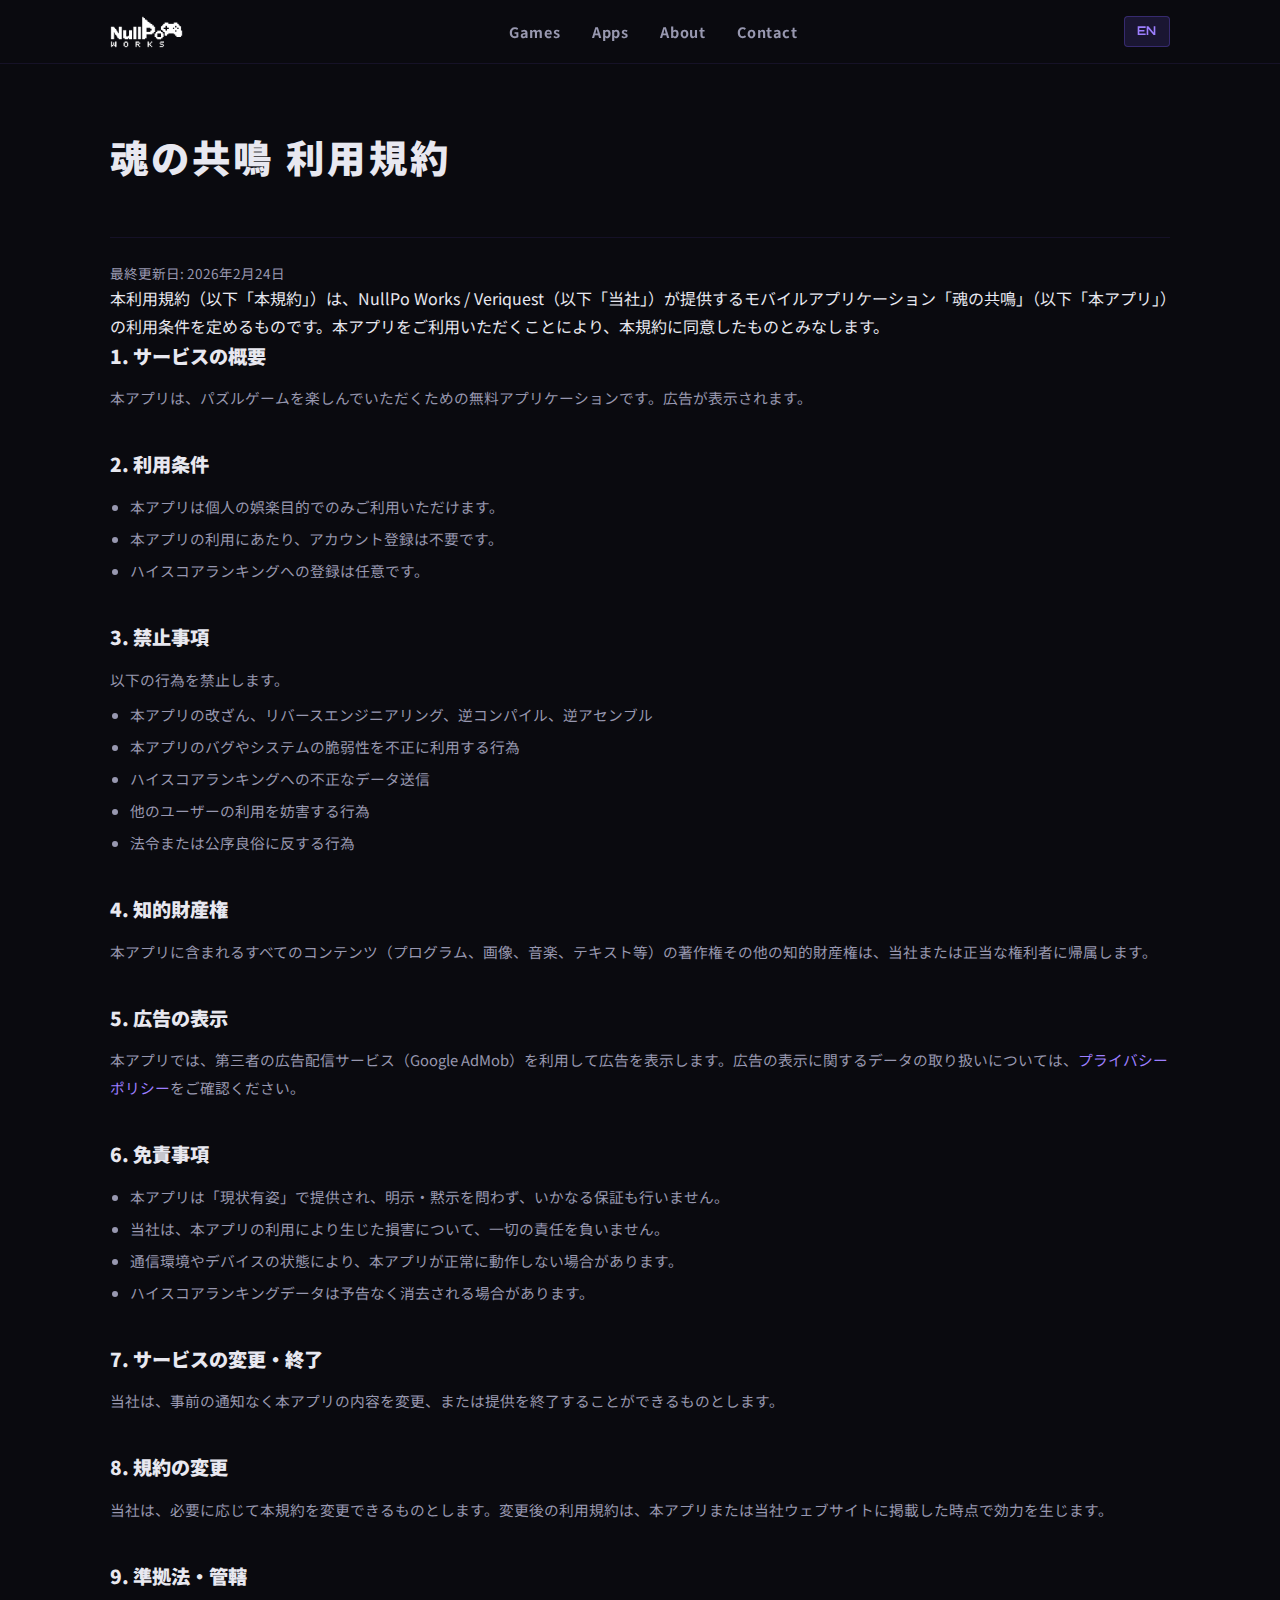
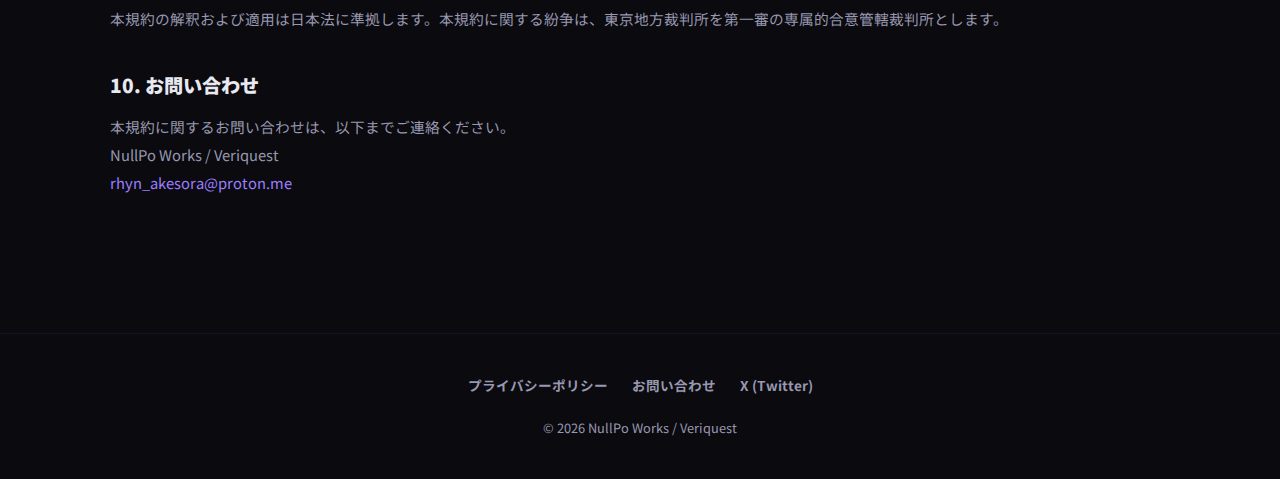
<file: terms-tamashii.html>
<!DOCTYPE html>
<html lang="ja">
<head>
  <meta charset="UTF-8">
  <meta name="viewport" content="width=device-width, initial-scale=1.0">
  <title>利用規約 - 魂の共鳴 - NullPo Works（ヌルポワークス）</title>
  <meta name="description" content="NullPo Works（ヌルポワークス）が提供するモバイルアプリ「魂の共鳴 ～私を信じて～」の利用規約。サービスの概要、利用条件、禁止事項、免責事項等。">
  <meta property="og:title" content="利用規約 - 魂の共鳴 - NullPo Works">
  <meta property="og:description" content="モバイルアプリ「魂の共鳴」の利用規約。">
  <meta property="og:image" content="https://nullpoworks.github.io/images/og-image.png">
  <meta property="og:url" content="https://nullpoworks.github.io/terms-tamashii.html">
  <meta property="og:type" content="website">
  <meta name="twitter:card" content="summary_large_image">
  <meta name="twitter:site" content="@nullpo_works">
  <meta name="robots" content="index, follow">
  <meta name="theme-color" content="#0a0a0f">
  <link rel="canonical" href="https://nullpoworks.github.io/terms-tamashii.html">
  <link rel="alternate" hreflang="ja" href="https://nullpoworks.github.io/terms-tamashii.html">
  <link rel="alternate" hreflang="en" href="https://nullpoworks.github.io/terms-tamashii-en.html">
  <link rel="icon" type="image/png" sizes="32x32" href="images/favicon-32.png">
  <link rel="icon" type="image/png" sizes="192x192" href="images/favicon-192.png">
  <link rel="apple-touch-icon" href="images/apple-touch-icon.png">
  <link rel="preconnect" href="https://fonts.googleapis.com">
  <link rel="preconnect" href="https://fonts.gstatic.com" crossorigin>
  <link href="https://fonts.googleapis.com/css2?family=Noto+Sans+JP:wght@400;700;900&family=Orbitron:wght@700;900&display=swap" rel="stylesheet">
  <link rel="stylesheet" href="css/style.css">
</head>
<body>
  <!-- ========== Header ========== -->
  <header class="header" id="header">
    <div class="header-inner">
      <a href="index.html" class="header-logo">
        <img src="images/logo-white.png" alt="NullPo Works" width="160" height="48">
      </a>
      <nav class="nav" id="nav">
        <ul class="nav-list">
          <li><a href="index.html#games" class="nav-link">Games</a></li>
          <li><a href="index.html#apps" class="nav-link">Apps</a></li>
          <li><a href="index.html#about" class="nav-link">About</a></li>
          <li><a href="contact.html" class="nav-link">Contact</a></li>
        </ul>
      </nav>
      <a href="terms-tamashii-en.html" class="lang-toggle" aria-label="Switch to English">EN</a>
      <button class="hamburger" id="hamburger" aria-label="メニュー" aria-expanded="false">
        <span class="hamburger-line"></span>
        <span class="hamburger-line"></span>
        <span class="hamburger-line"></span>
      </button>
    </div>
  </header>

  <main class="section privacy" style="padding-top: calc(var(--header-height) + 60px);">
    <div class="container">
      <h1 class="section-title section-title--sub">魂の共鳴 利用規約</h1>

      <div class="privacy-body">
        <p class="pp-date">最終更新日: 2026年2月24日</p>

        <p>本利用規約（以下「本規約」）は、NullPo Works / Veriquest（以下「当社」）が提供するモバイルアプリケーション「魂の共鳴」（以下「本アプリ」）の利用条件を定めるものです。本アプリをご利用いただくことにより、本規約に同意したものとみなします。</p>

        <section class="pp-section">
          <h2>1. サービスの概要</h2>
          <p>本アプリは、パズルゲームを楽しんでいただくための無料アプリケーションです。広告が表示されます。</p>
        </section>

        <section class="pp-section">
          <h2>2. 利用条件</h2>
          <ul>
            <li>本アプリは個人の娯楽目的でのみご利用いただけます。</li>
            <li>本アプリの利用にあたり、アカウント登録は不要です。</li>
            <li>ハイスコアランキングへの登録は任意です。</li>
          </ul>
        </section>

        <section class="pp-section">
          <h2>3. 禁止事項</h2>
          <p>以下の行為を禁止します。</p>
          <ul>
            <li>本アプリの改ざん、リバースエンジニアリング、逆コンパイル、逆アセンブル</li>
            <li>本アプリのバグやシステムの脆弱性を不正に利用する行為</li>
            <li>ハイスコアランキングへの不正なデータ送信</li>
            <li>他のユーザーの利用を妨害する行為</li>
            <li>法令または公序良俗に反する行為</li>
          </ul>
        </section>

        <section class="pp-section">
          <h2>4. 知的財産権</h2>
          <p>本アプリに含まれるすべてのコンテンツ（プログラム、画像、音楽、テキスト等）の著作権その他の知的財産権は、当社または正当な権利者に帰属します。</p>
        </section>

        <section class="pp-section">
          <h2>5. 広告の表示</h2>
          <p>本アプリでは、第三者の広告配信サービス（Google AdMob）を利用して広告を表示します。広告の表示に関するデータの取り扱いについては、<a href="privacy-policy.html">プライバシーポリシー</a>をご確認ください。</p>
        </section>

        <section class="pp-section">
          <h2>6. 免責事項</h2>
          <ul>
            <li>本アプリは「現状有姿」で提供され、明示・黙示を問わず、いかなる保証も行いません。</li>
            <li>当社は、本アプリの利用により生じた損害について、一切の責任を負いません。</li>
            <li>通信環境やデバイスの状態により、本アプリが正常に動作しない場合があります。</li>
            <li>ハイスコアランキングデータは予告なく消去される場合があります。</li>
          </ul>
        </section>

        <section class="pp-section">
          <h2>7. サービスの変更・終了</h2>
          <p>当社は、事前の通知なく本アプリの内容を変更、または提供を終了することができるものとします。</p>
        </section>

        <section class="pp-section">
          <h2>8. 規約の変更</h2>
          <p>当社は、必要に応じて本規約を変更できるものとします。変更後の利用規約は、本アプリまたは当社ウェブサイトに掲載した時点で効力を生じます。</p>
        </section>

        <section class="pp-section">
          <h2>9. 準拠法・管轄</h2>
          <p>本規約の解釈および適用は日本法に準拠します。本規約に関する紛争は、東京地方裁判所を第一審の専属的合意管轄裁判所とします。</p>
        </section>

        <section class="pp-section">
          <h2>10. お問い合わせ</h2>
          <p>本規約に関するお問い合わせは、以下までご連絡ください。</p>
          <p>NullPo Works / Veriquest<br>
          <a href="mailto:rhyn_akesora@proton.me">rhyn_akesora@proton.me</a></p>
        </section>
      </div>
    </div>
  </main>

  <!-- ========== Footer ========== -->
  <footer class="footer">
    <div class="container">
      <div class="footer-links">
        <a href="privacy-policy.html" class="footer-link">プライバシーポリシー</a>
        <a href="contact.html" class="footer-link">お問い合わせ</a>
        <a href="https://x.com/nullpo_works" class="footer-link" target="_blank" rel="noopener noreferrer">X (Twitter)</a>
      </div>
      <p class="footer-copy">&copy; 2026 NullPo Works / Veriquest</p>
    </div>
  </footer>

  <script src="js/main.js"></script>
</body>
</html>
</file>
<file: css/style.css>
/* ========================================
   NullPo Works - Style Sheet
   ======================================== */

/* ---------- Reset & Base ---------- */
*,
*::before,
*::after {
  margin: 0;
  padding: 0;
  box-sizing: border-box;
}

:root {
  --bg-primary: #0a0a0f;
  --bg-secondary: #12121c;
  --bg-card: #16162a;
  --bg-card-hover: #1c1c38;
  --text-primary: #e8e8f0;
  --text-secondary: #9898b0;
  --accent: #7b5cff;
  --accent-glow: #9d7fff;
  --accent-dark: #5a3dcc;
  --neon-blue: #00d4ff;
  --neon-purple: #b14cff;
  --badge-coming: #ff6b3d;
  --radius: 12px;
  --radius-sm: 8px;
  --transition: 0.3s ease;
  --header-height: 64px;
}

html {
  scroll-behavior: smooth;
  -webkit-text-size-adjust: 100%;
}

body {
  font-family: 'Noto Sans JP', sans-serif;
  background: var(--bg-primary);
  color: var(--text-primary);
  line-height: 1.7;
  overflow-x: hidden;
}

img {
  max-width: 100%;
  height: auto;
  display: block;
}

a {
  color: var(--accent-glow);
  text-decoration: none;
  transition: color var(--transition);
}

a:hover {
  color: var(--neon-blue);
}

.container {
  max-width: 1100px;
  margin: 0 auto;
  padding: 0 20px;
}

/* ---------- Header ---------- */
.header {
  position: fixed;
  top: 0;
  left: 0;
  width: 100%;
  height: var(--header-height);
  background: rgba(10, 10, 15, 0.85);
  backdrop-filter: blur(12px);
  -webkit-backdrop-filter: blur(12px);
  z-index: 1000;
  border-bottom: 1px solid rgba(123, 92, 255, 0.1);
}

.header-inner {
  max-width: 1100px;
  margin: 0 auto;
  padding: 0 20px;
  height: 100%;
  display: flex;
  align-items: center;
  justify-content: space-between;
}

.header-logo img {
  height: 32px;
  width: auto;
}

.nav-list {
  display: flex;
  gap: 32px;
  list-style: none;
}

.nav-link {
  color: var(--text-secondary);
  font-size: 0.9rem;
  font-weight: 700;
  letter-spacing: 0.04em;
  transition: color var(--transition);
}

.nav-link:hover {
  color: var(--text-primary);
}

/* Language toggle */
.lang-toggle {
  background: rgba(123, 92, 255, 0.15);
  border: 1px solid rgba(123, 92, 255, 0.3);
  color: var(--accent-glow);
  font-family: 'Orbitron', sans-serif;
  font-size: 0.75rem;
  font-weight: 700;
  letter-spacing: 0.05em;
  padding: 4px 12px;
  border-radius: 4px;
  cursor: pointer;
  transition: background var(--transition), border-color var(--transition);
  flex-shrink: 0;
}

.lang-toggle:hover {
  background: rgba(123, 92, 255, 0.3);
  border-color: var(--accent);
}

/* Hamburger */
.hamburger {
  display: none;
  flex-direction: column;
  gap: 5px;
  background: none;
  border: none;
  cursor: pointer;
  padding: 8px;
  z-index: 1100;
}

.hamburger-line {
  display: block;
  width: 24px;
  height: 2px;
  background: var(--text-primary);
  border-radius: 2px;
  transition: transform var(--transition), opacity var(--transition);
}

.hamburger.is-active .hamburger-line:nth-child(1) {
  transform: translateY(7px) rotate(45deg);
}

.hamburger.is-active .hamburger-line:nth-child(2) {
  opacity: 0;
}

.hamburger.is-active .hamburger-line:nth-child(3) {
  transform: translateY(-7px) rotate(-45deg);
}

/* ---------- Hero ---------- */
.hero {
  position: relative;
  height: 100vh;
  min-height: 600px;
  display: flex;
  align-items: center;
  justify-content: center;
  overflow: hidden;
}

.hero-bg {
  position: absolute;
  inset: 0;
  z-index: 0;
}

.hero-bg canvas {
  width: 100%;
  height: 100%;
  display: block;
}

.hero::before {
  content: '';
  position: absolute;
  inset: 0;
  background: radial-gradient(ellipse at center, rgba(123, 92, 255, 0.08) 0%, transparent 70%);
  z-index: 1;
}

.hero-content {
  position: relative;
  z-index: 2;
  text-align: center;
}

.hero-logo {
  width: 320px;
  height: auto;
  margin: 0 auto 24px;
  filter: drop-shadow(0 0 40px rgba(123, 92, 255, 0.4));
}

.hero-tagline {
  font-size: 1.4rem;
  font-weight: 700;
  color: var(--text-secondary);
  letter-spacing: 0.3em;
}

.hero-scroll {
  position: absolute;
  bottom: 40px;
  left: 50%;
  transform: translateX(-50%);
  z-index: 2;
}

.hero-scroll-arrow {
  display: block;
  width: 24px;
  height: 24px;
  border-right: 2px solid var(--text-secondary);
  border-bottom: 2px solid var(--text-secondary);
  transform: rotate(45deg);
  animation: scrollBounce 2s infinite;
}

@keyframes scrollBounce {
  0%, 100% { transform: rotate(45deg) translate(0, 0); opacity: 0.5; }
  50% { transform: rotate(45deg) translate(4px, 4px); opacity: 1; }
}

/* ---------- Section ---------- */
.section {
  padding: 100px 0;
}

.section-title {
  font-family: 'Orbitron', sans-serif;
  font-size: 2rem;
  font-weight: 900;
  text-align: center;
  margin-bottom: 60px;
  letter-spacing: 0.08em;
  background: linear-gradient(135deg, var(--accent-glow), var(--neon-blue));
  -webkit-background-clip: text;
  background-clip: text;
  -webkit-text-fill-color: transparent;
}

/* ---------- Game Cards ---------- */
.game-grid {
  display: grid;
  grid-template-columns: 1fr;
  gap: 40px;
}

.game-card {
  background: var(--bg-card);
  border-radius: var(--radius);
  overflow: hidden;
  border: 1px solid rgba(123, 92, 255, 0.1);
  transition: transform var(--transition), border-color var(--transition), box-shadow var(--transition);
}

.game-card:hover {
  transform: translateY(-4px);
  border-color: rgba(123, 92, 255, 0.3);
  box-shadow: 0 16px 48px rgba(123, 92, 255, 0.1);
}

.game-card-image {
  position: relative;
  overflow: hidden;
  aspect-ratio: 16 / 9;
  background: linear-gradient(135deg, var(--bg-secondary), var(--bg-card));
}

.game-card-image img {
  width: 100%;
  height: 100%;
  object-fit: cover;
  transition: transform 0.5s ease;
}

.game-card:hover .game-card-image img {
  transform: scale(1.03);
}

/* Portrait card (魂の共鳴 etc.) */
.game-card--portrait .game-card-portrait-layout {
  display: flex;
  flex-direction: row;
  min-height: 0;
}

.game-card-image--portrait {
  position: relative;
  overflow: hidden;
  aspect-ratio: auto;
  width: 240px;
  min-width: 240px;
  flex-shrink: 0;
  background: linear-gradient(135deg, var(--bg-secondary), var(--bg-card));
}

.game-card-image--portrait img {
  width: 100%;
  height: 100%;
  object-fit: contain;
  transition: transform 0.5s ease;
}

.game-card--portrait:hover .game-card-image--portrait img {
  transform: scale(1.03);
}

.game-card--portrait .game-card-body {
  display: flex;
  flex-direction: column;
  justify-content: center;
}

@media (max-width: 479px) {
  .game-card--portrait .game-card-portrait-layout {
    flex-direction: column;
  }

  .game-card-image--portrait {
    width: 100%;
    min-width: 0;
    aspect-ratio: auto;
  }
}

.game-card-body {
  padding: 28px;
}

.game-card-header {
  display: flex;
  align-items: center;
  gap: 16px;
  margin-bottom: 16px;
}

.game-icon {
  width: 56px;
  height: 56px;
  border-radius: 12px;
  flex-shrink: 0;
  box-shadow: 0 4px 12px rgba(0, 0, 0, 0.3);
}

.game-card-header .game-title {
  margin-bottom: 4px;
}

.game-card-header .game-tags {
  margin-bottom: 0;
}

.game-title {
  font-size: 1.3rem;
  font-weight: 900;
  margin-bottom: 12px;
}

.game-tags {
  display: flex;
  flex-wrap: wrap;
  gap: 8px;
  margin-bottom: 16px;
}

.game-tag {
  font-size: 0.75rem;
  padding: 3px 10px;
  border-radius: 20px;
  background: rgba(123, 92, 255, 0.15);
  color: var(--accent-glow);
  font-weight: 700;
}

.game-tag--lang {
  background: rgba(0, 212, 255, 0.12);
  color: var(--neon-blue);
}

.game-tag--lang::before {
  content: '';
  display: inline-block;
  width: 12px;
  height: 12px;
  margin-right: 4px;
  vertical-align: -1px;
  background: currentColor;
  -webkit-mask-image: url("data:image/svg+xml,%3Csvg xmlns='http://www.w3.org/2000/svg' viewBox='0 0 24 24'%3E%3Cpath d='M12 2C6.48 2 2 6.48 2 12s4.48 10 10 10 10-4.48 10-10S17.52 2 12 2zm-1 17.93c-3.95-.49-7-3.85-7-7.93 0-.62.08-1.21.21-1.79L9 15v1c0 1.1.9 2 2 2v1.93zm6.9-2.54c-.26-.81-1-1.39-1.9-1.39h-1v-3c0-.55-.45-1-1-1H8v-2h2c.55 0 1-.45 1-1V7h2c1.1 0 2-.9 2-2v-.41c2.93 1.19 5 4.06 5 7.41 0 2.08-.8 3.97-2.1 5.39z'/%3E%3C/svg%3E");
  mask-image: url("data:image/svg+xml,%3Csvg xmlns='http://www.w3.org/2000/svg' viewBox='0 0 24 24'%3E%3Cpath d='M12 2C6.48 2 2 6.48 2 12s4.48 10 10 10 10-4.48 10-10S17.52 2 12 2zm-1 17.93c-3.95-.49-7-3.85-7-7.93 0-.62.08-1.21.21-1.79L9 15v1c0 1.1.9 2 2 2v1.93zm6.9-2.54c-.26-.81-1-1.39-1.9-1.39h-1v-3c0-.55-.45-1-1-1H8v-2h2c.55 0 1-.45 1-1V7h2c1.1 0 2-.9 2-2v-.41c2.93 1.19 5 4.06 5 7.41 0 2.08-.8 3.97-2.1 5.39z'/%3E%3C/svg%3E");
  -webkit-mask-size: contain;
  mask-size: contain;
}

.game-desc {
  font-size: 0.9rem;
  color: var(--text-secondary);
  line-height: 1.8;
  margin-bottom: 20px;
}

.game-links {
  display: flex;
  flex-wrap: wrap;
  gap: 12px;
}

/* ---------- Buttons ---------- */
.btn {
  display: inline-flex;
  align-items: center;
  gap: 8px;
  padding: 10px 20px;
  border-radius: var(--radius-sm);
  font-size: 0.85rem;
  font-weight: 700;
  transition: background var(--transition), transform var(--transition), box-shadow var(--transition);
  cursor: pointer;
  border: none;
}

.btn-primary {
  background: linear-gradient(135deg, var(--accent), var(--neon-purple));
  color: #fff;
}

.btn-primary:hover {
  color: #fff;
  transform: translateY(-2px);
  box-shadow: 0 8px 24px rgba(123, 92, 255, 0.3);
}

.btn-store {
  background: rgba(1, 135, 95, 0.15);
  color: #34d399;
  border: 1px solid rgba(52, 211, 153, 0.4);
}

.btn-store:hover {
  background: rgba(1, 135, 95, 0.3);
  color: #6ee7b7;
  border-color: rgba(52, 211, 153, 0.6);
  transform: translateY(-2px);
}

.btn-disabled {
  opacity: 0.5;
  pointer-events: none;
}

.btn-coming-soon {
  display: inline-block;
  background: var(--bg-secondary);
  color: var(--text-secondary);
  border: 1px dashed rgba(123, 92, 255, 0.4);
  padding: 12px 28px;
  border-radius: 8px;
  font-weight: 700;
  font-size: 0.95rem;
  letter-spacing: 0.05em;
  pointer-events: none;
}

.btn-icon {
  flex-shrink: 0;
}

/* ---------- About ---------- */
.about {
  background: var(--bg-secondary);
}

.about-content {
  max-width: 680px;
  margin: 0 auto;
  text-align: center;
}

.about-content p {
  color: var(--text-secondary);
  font-size: 1rem;
  line-height: 2;
  margin-bottom: 16px;
}

.about-content p:last-child {
  margin-bottom: 0;
}

/* ---------- Footer ---------- */
.footer {
  padding: 40px 0;
  border-top: 1px solid rgba(123, 92, 255, 0.1);
}

.footer .container {
  text-align: center;
}

.footer-links {
  display: flex;
  justify-content: center;
  flex-wrap: wrap;
  gap: 24px;
  margin-bottom: 20px;
}

.footer-link {
  color: var(--text-secondary);
  font-size: 0.85rem;
  font-weight: 700;
}

.footer-link:hover {
  color: var(--text-primary);
}

.footer-copy {
  color: var(--text-secondary);
  font-size: 0.8rem;
}

/* ---------- Subpage Title ---------- */
.section-title--sub {
  text-align: left;
  background: none;
  -webkit-text-fill-color: var(--text-primary);
  font-family: 'Noto Sans JP', sans-serif;
  font-size: 1.8rem;
  margin-bottom: 40px;
}

/* ---------- Privacy Policy ---------- */
.privacy-body h2 {
  font-size: 1.2rem;
  font-weight: 900;
  margin-bottom: 12px;
  color: var(--text-primary);
}

.privacy-body h3 {
  font-size: 1rem;
  font-weight: 700;
  margin: 16px 0 8px;
  color: var(--text-primary);
}

.pp-section {
  margin-bottom: 36px;
}

.pp-section p,
.pp-section li {
  color: var(--text-secondary);
  font-size: 0.92rem;
  line-height: 1.9;
}

.pp-section ul {
  padding-left: 20px;
  margin: 8px 0 16px;
}

.pp-section li {
  margin-bottom: 4px;
}

.pp-date {
  color: var(--text-secondary);
  font-size: 0.85rem;
  margin-top: 48px;
  padding-top: 24px;
  border-top: 1px solid rgba(123, 92, 255, 0.1);
}

/* ---------- Contact ---------- */
.contact-body {
  max-width: 640px;
}

.contact-lead {
  color: var(--text-secondary);
  font-size: 1rem;
  line-height: 1.9;
  margin-bottom: 40px;
}

/* Contact Form */
.contact-form {
  margin-bottom: 40px;
}

.form-group {
  margin-bottom: 20px;
}

.form-label {
  display: block;
  font-size: 0.9rem;
  font-weight: 700;
  margin-bottom: 6px;
  color: var(--text-primary);
}

.form-required {
  color: var(--badge-coming);
}

.form-optional {
  color: var(--text-secondary);
  font-weight: 400;
  font-size: 0.8rem;
}

.form-input {
  width: 100%;
  padding: 12px 16px;
  background: var(--bg-card);
  border: 1px solid rgba(123, 92, 255, 0.15);
  border-radius: var(--radius-sm);
  color: var(--text-primary);
  font-family: inherit;
  font-size: 0.95rem;
  line-height: 1.6;
  transition: border-color var(--transition), box-shadow var(--transition);
  -webkit-appearance: none;
  appearance: none;
}

.form-input::placeholder {
  color: var(--text-secondary);
  opacity: 0.5;
}

.form-input:focus {
  outline: 2px solid var(--accent);
  outline-offset: 2px;
  border-color: var(--accent);
  box-shadow: 0 0 0 3px rgba(123, 92, 255, 0.3);
}

.form-select {
  cursor: pointer;
  background-image: url("data:image/svg+xml,%3Csvg xmlns='http://www.w3.org/2000/svg' width='12' height='8'%3E%3Cpath d='M1 1l5 5 5-5' stroke='%239898b0' stroke-width='1.5' fill='none'/%3E%3C/svg%3E");
  background-repeat: no-repeat;
  background-position: right 16px center;
  padding-right: 40px;
}

.form-textarea {
  resize: vertical;
  min-height: 120px;
}

.form-char-count {
  text-align: right;
  font-size: 0.75rem;
  color: var(--text-secondary);
  margin-top: 4px;
  opacity: 0.7;
}

.form-note {
  font-size: 0.85rem;
  color: var(--text-secondary);
  margin-top: 4px;
  margin-bottom: 8px;
}
.form-note a {
  color: var(--accent-glow);
  text-decoration: underline;
}

.contact-submit-btn {
  font-size: 1rem;
  padding: 14px 40px;
  width: 100%;
  justify-content: center;
}

.contact-submit-btn:disabled {
  opacity: 0.6;
  cursor: not-allowed;
}

.contact-status {
  margin-top: 16px;
  padding: 12px 16px;
  border-radius: var(--radius-sm);
  font-size: 0.9rem;
  line-height: 1.6;
}

.contact-status--success {
  background: rgba(34, 197, 94, 0.1);
  color: #22c55e;
  border: 1px solid rgba(34, 197, 94, 0.2);
}

.contact-status--error {
  background: rgba(239, 68, 68, 0.1);
  color: #ef4444;
  border: 1px solid rgba(239, 68, 68, 0.2);
}

.contact-faq {
  margin-top: 48px;
  padding-top: 32px;
  border-top: 1px solid rgba(123, 92, 255, 0.1);
}

.contact-faq-title {
  font-size: 1.1rem;
  margin-bottom: 16px;
}

.faq-item {
  background: var(--bg-card);
  border: 1px solid rgba(255, 255, 255, 0.06);
  border-radius: var(--radius-sm);
  margin-bottom: 8px;
}

.faq-question {
  padding: 14px 18px;
  cursor: pointer;
  font-size: 0.92rem;
  font-weight: 700;
  color: var(--text-primary);
  list-style: none;
}

.faq-question::before {
  content: 'Q. ';
  color: var(--accent);
}

.faq-question::-webkit-details-marker {
  display: none;
}

.faq-answer {
  padding: 0 18px 16px;
  font-size: 0.85rem;
  color: var(--text-secondary);
  line-height: 1.9;
}

.faq-answer ol {
  margin: 8px 0 8px 1.4em;
}

.faq-answer ul {
  margin: 4px 0 4px 1.2em;
  list-style: disc;
}

.faq-answer li {
  margin-bottom: 4px;
}

.about-help-link {
  margin-top: 20px;
  font-size: 0.85rem;
  color: var(--text-secondary);
}

.about-help-link a {
  color: var(--accent);
  text-decoration: underline;
}

.contact-alt {
  margin-top: 40px;
  padding-top: 32px;
  border-top: 1px solid rgba(123, 92, 255, 0.1);
}

.contact-alt p {
  color: var(--text-secondary);
  font-size: 0.9rem;
  margin-bottom: 16px;
}

.contact-x-btn {
  border: 1px solid rgba(255, 255, 255, 0.1);
}

@media (min-width: 480px) {
  .contact-submit-btn {
    width: auto;
  }
}

/* ========================================
   Responsive
   ======================================== */

/* Tablet */
@media (min-width: 768px) {
  .game-grid {
    grid-template-columns: repeat(2, 1fr);
  }

  .game-card--portrait {
    grid-column: 1 / -1;
  }

  .section-title {
    font-size: 2.4rem;
  }
}

/* Desktop */
@media (min-width: 1024px) {
  .game-grid {
    grid-template-columns: repeat(2, 1fr);
  }

  .game-card--portrait {
    grid-column: 1 / -1;
  }

  .hero-logo {
    width: 400px;
  }

  .hero-tagline {
    font-size: 1.6rem;
  }
}

/* Mobile nav */
@media (max-width: 767px) {
  .hamburger {
    display: flex;
  }

  .lang-toggle {
    margin-left: auto;
    margin-right: 8px;
  }

  .nav {
    position: fixed;
    top: 0;
    right: 0;
    width: 260px;
    height: 100vh;
    background: rgba(12, 12, 20, 0.98);
    backdrop-filter: blur(16px);
    -webkit-backdrop-filter: blur(16px);
    transform: translateX(100%);
    transition: transform var(--transition);
    z-index: 1050;
    padding: calc(var(--header-height) + 24px) 32px 32px;
    border-left: 1px solid rgba(123, 92, 255, 0.15);
  }

  .nav.is-open {
    transform: translateX(0);
  }

  .nav-list {
    flex-direction: column;
    gap: 24px;
  }

  .nav-link {
    font-size: 1rem;
  }

  .hero {
    height: 70vh;
    min-height: 400px;
    padding-top: var(--header-height);
  }

  .hero-content {
    margin-top: -24px;
  }

  .hero-logo {
    width: 240px;
  }

  .hero-tagline {
    font-size: 1.1rem;
    letter-spacing: 0.2em;
  }

  .hero-scroll {
    bottom: 24px;
  }

  .section {
    padding: 72px 0;
  }

  .section-title {
    font-size: 1.6rem;
    margin-bottom: 40px;
  }

  .game-card-body {
    padding: 20px;
  }

  .game-title {
    font-size: 1.1rem;
  }
}

/* ========================================
   Beta Test Page
   ======================================== */
.beta-container {
  max-width: 720px;
}

/* Hero */
/* Android Only Banner */
.beta-android-banner {
  background: linear-gradient(135deg, rgba(61, 220, 132, 0.15), rgba(61, 220, 132, 0.05));
  border: 2px solid rgba(61, 220, 132, 0.5);
  border-radius: var(--radius);
  padding: 20px 28px;
  margin-bottom: 32px;
  text-align: center;
  display: flex;
  align-items: center;
  justify-content: center;
  gap: 16px;
  flex-wrap: wrap;
}

.beta-android-banner-icon {
  color: #3ddc84;
  flex-shrink: 0;
  line-height: 1;
}

.beta-android-banner-text {
  color: var(--text-primary);
  font-size: 1.1rem;
  line-height: 1.8;
}

.beta-android-banner-text strong {
  color: #3ddc84;
  font-size: 1.25rem;
}

.beta-android-banner-link {
  color: var(--accent);
  text-decoration: underline;
  font-weight: 600;
}

.beta-android-banner-link:hover {
  color: var(--accent-light, #a78bfa);
}

.beta-hero {
  text-align: center;
  margin-bottom: 48px;
}

.beta-hero-icon {
  width: 96px;
  height: 96px;
  border-radius: 20px;
  margin-bottom: 24px;
  box-shadow: 0 8px 32px rgba(123, 92, 255, 0.3);
}

.beta-hero-title {
  font-family: 'Noto Sans JP', sans-serif;
  font-size: 1.6rem;
  font-weight: 900;
  line-height: 1.6;
  color: var(--text-primary);
  margin-bottom: 16px;
}

.beta-hero-sub {
  color: var(--text-secondary);
  font-size: 1rem;
  line-height: 1.9;
}

.beta-hero-note {
  margin-top: 12px;
  color: var(--accent);
  font-size: 0.95rem;
  font-weight: 600;
}

/* Sections */
.beta-section {
  margin-bottom: 40px;
}

.beta-section-title {
  font-family: 'Noto Sans JP', sans-serif;
  font-size: 1.3rem;
  font-weight: 900;
  color: var(--text-primary);
  margin-bottom: 20px;
  padding-bottom: 12px;
  border-bottom: 2px solid rgba(123, 92, 255, 0.2);
}

/* Alert */
.beta-alert {
  background: var(--bg-card);
  border: 2px solid rgba(255, 180, 50, 0.4);
  border-radius: var(--radius);
  padding: 28px;
}

.beta-alert-icon {
  font-size: 2.4rem;
  text-align: center;
  margin-bottom: 12px;
}

.beta-alert .beta-section-title {
  text-align: center;
  border-bottom: none;
  padding-bottom: 0;
  margin-bottom: 16px;
}

.beta-alert-main {
  font-size: 1.1rem;
  font-weight: 700;
  color: var(--text-primary);
  text-align: center;
  margin-bottom: 12px;
  line-height: 1.8;
}

.beta-alert-desc {
  color: var(--text-secondary);
  font-size: 0.95rem;
  text-align: center;
  margin-bottom: 20px;
  line-height: 1.8;
}

.beta-alert-check {
  background: rgba(123, 92, 255, 0.08);
  border-radius: var(--radius-sm);
  padding: 16px 20px;
}

.beta-alert-check p {
  color: var(--text-secondary);
  font-size: 0.92rem;
  line-height: 2;
}

/* Steps */
.beta-steps {
  display: flex;
  flex-direction: column;
  gap: 24px;
}

.beta-step {
  display: flex;
  gap: 20px;
  background: var(--bg-card);
  border-radius: var(--radius);
  padding: 24px;
  border: 1px solid rgba(123, 92, 255, 0.1);
}

.beta-step-number {
  flex-shrink: 0;
  width: 48px;
  height: 48px;
  display: flex;
  align-items: center;
  justify-content: center;
  background: linear-gradient(135deg, var(--accent), var(--neon-purple));
  color: #fff;
  font-family: 'Orbitron', sans-serif;
  font-size: 1.4rem;
  font-weight: 900;
  border-radius: 50%;
}

.beta-step-title {
  font-size: 1.05rem;
  font-weight: 900;
  color: var(--text-primary);
  margin-bottom: 8px;
}

.beta-step-content p {
  color: var(--text-secondary);
  font-size: 0.92rem;
  line-height: 1.8;
}

.beta-step-note {
  margin-top: 8px;
  font-size: 0.85rem !important;
  opacity: 0.7;
}

.beta-steps-intro {
  color: var(--text-secondary);
  font-size: 0.95rem;
  line-height: 1.8;
  margin-bottom: 24px;
}

/* Step screenshot */
.beta-step-image {
  position: relative;
  margin: 16px 0;
  max-width: 320px;
  border-radius: var(--radius);
  overflow: hidden;
  border: 1px solid rgba(123, 92, 255, 0.15);
}

.beta-step-image img {
  display: block;
  width: 100%;
  height: auto;
}

.beta-step-image-indicator {
  position: absolute;
  border: 3px solid #ff4444;
  border-radius: 8px;
  pointer-events: none;
  box-shadow: 0 0 12px rgba(255, 68, 68, 0.5);
  animation: beta-pulse 2s ease-in-out infinite;
}

@keyframes beta-pulse {
  0%, 100% { box-shadow: 0 0 12px rgba(255, 68, 68, 0.5); }
  50% { box-shadow: 0 0 24px rgba(255, 68, 68, 0.8); }
}

/* CTA lead text */
.beta-cta-lead {
  color: var(--text-secondary);
  font-size: 1rem;
  margin-bottom: 24px;
}

/* CTA */
.beta-cta {
  text-align: center;
  padding: 40px 0;
}

.beta-cta-btn {
  font-size: 1.15rem;
  padding: 18px 40px;
  display: inline-flex;
  align-items: center;
  gap: 12px;
  box-shadow: 0 8px 32px rgba(123, 92, 255, 0.4);
}

.beta-cta-btn:hover {
  box-shadow: 0 12px 40px rgba(123, 92, 255, 0.6);
}

.beta-cta-note {
  color: var(--text-secondary);
  font-size: 0.85rem;
  margin-top: 16px;
  opacity: 0.7;
}

/* Support */
.beta-support p {
  color: var(--text-secondary);
  font-size: 0.95rem;
  line-height: 1.8;
  margin-bottom: 20px;
}

/* Notice */
.beta-notice {
  background: var(--bg-secondary);
  border-radius: var(--radius);
  padding: 20px 24px;
  border: 1px solid rgba(123, 92, 255, 0.1);
}

.beta-notice p {
  color: var(--text-secondary);
  font-size: 0.9rem;
  line-height: 2;
}

/* Beta page mobile */
@media (max-width: 767px) {
  .beta-hero-title {
    font-size: 1.3rem;
  }

  .beta-step {
    flex-direction: column;
    align-items: center;
    text-align: center;
    gap: 12px;
    padding: 20px;
  }

  .beta-step-image {
    max-width: 280px;
    margin-left: auto;
    margin-right: auto;
  }

  .beta-cta-btn {
    font-size: 1rem;
    padding: 16px 28px;
  }
}

/* ========================================
   Beta Page - Forms & Lists
   ======================================== */

.beta-section-desc {
  color: var(--text-secondary);
  font-size: 0.95rem;
  line-height: 1.8;
  margin-bottom: 24px;
}

.beta-form {
  margin-bottom: 32px;
}

.beta-form .form-group {
  margin-bottom: 16px;
}

.beta-form-submit {
  padding: 12px 32px;
}

/* Placeholder */
.beta-placeholder {
  background: var(--bg-card);
  border: 1px dashed rgba(123, 92, 255, 0.3);
  border-radius: var(--radius);
  padding: 40px 24px;
  text-align: center;
}

.beta-placeholder p {
  color: var(--text-secondary);
  font-size: 1rem;
}

/* Lists */
.beta-list-section {
  margin-top: 24px;
}

.beta-list-title {
  font-size: 1rem;
  font-weight: 700;
  color: var(--text-primary);
  margin-bottom: 12px;
  padding-bottom: 8px;
  border-bottom: 1px solid rgba(123, 92, 255, 0.15);
}

.beta-list-loading,
.beta-list-empty {
  color: var(--text-secondary);
  font-size: 0.9rem;
  padding: 16px 0;
}

/* Registration list */
.beta-reg-list {
  list-style: none;
}

.beta-reg-item {
  display: flex;
  justify-content: space-between;
  align-items: center;
  padding: 10px 16px;
  border-bottom: 1px solid rgba(255, 255, 255, 0.04);
}

.beta-reg-item:last-child {
  border-bottom: none;
}

.beta-reg-name {
  color: var(--text-primary);
  font-size: 0.92rem;
  font-weight: 700;
}

.beta-reg-date {
  color: var(--text-secondary);
  font-size: 0.8rem;
}

/* Chat list */
.beta-chat-list {
  max-height: 600px;
  overflow-y: auto;
}

.beta-chat-msg {
  padding: 16px;
  background: var(--bg-card);
  border-radius: var(--radius-sm);
  margin-bottom: 12px;
  border: 1px solid rgba(123, 92, 255, 0.08);
}

.beta-chat-meta {
  display: flex;
  justify-content: space-between;
  align-items: center;
  margin-bottom: 8px;
}

.beta-chat-name {
  color: var(--accent-glow);
  font-size: 0.85rem;
  font-weight: 700;
}

.beta-chat-date {
  color: var(--text-secondary);
  font-size: 0.78rem;
}

.beta-chat-text {
  color: var(--text-primary);
  font-size: 0.92rem;
  line-height: 1.7;
  word-break: break-word;
}

.beta-chat-image {
  margin-top: 10px;
}

.beta-chat-image img {
  max-width: 100%;
  max-height: 400px;
  border-radius: var(--radius-sm);
  cursor: pointer;
  transition: opacity 0.2s;
}

.beta-chat-image img:hover {
  opacity: 0.85;
}

/* 画像添付UI */
.chat-image-upload {
  display: flex;
  flex-direction: column;
  gap: 10px;
}

.chat-image-btn {
  display: inline-flex;
  align-items: center;
  gap: 6px;
  font-size: 0.88rem;
  padding: 8px 16px;
  width: fit-content;
}

.chat-image-preview {
  position: relative;
  display: inline-block;
}

.chat-image-preview-img {
  max-width: 200px;
  max-height: 150px;
  border-radius: var(--radius-sm);
  border: 1px solid rgba(123, 92, 255, 0.2);
}

/* 登録後の流れ */
.beta-reg-flow {
  margin-top: 16px;
  margin-bottom: 20px;
}

.beta-reg-flow-steps {
  margin: 12px 0;
  display: flex;
  flex-direction: column;
  gap: 6px;
}

.beta-reg-flow-steps p {
  font-size: 0.92rem;
}

.chat-image-remove {
  position: absolute;
  top: -8px;
  right: -8px;
  width: 24px;
  height: 24px;
  border-radius: 50%;
  background: var(--accent);
  color: #fff;
  border: none;
  font-size: 16px;
  line-height: 1;
  cursor: pointer;
  display: flex;
  align-items: center;
  justify-content: center;
}

.beta-privacy-note {
  margin-top: 16px;
  padding: 12px 16px;
  background: rgba(123, 92, 255, 0.05);
  border: 1px solid rgba(123, 92, 255, 0.15);
  border-radius: var(--radius-sm);
  font-size: 0.78rem;
  color: var(--text-secondary);
  line-height: 1.7;
  text-align: center;
}

.beta-privacy-note a {
  color: var(--accent);
  text-decoration: underline;
}

.beta-privacy-detail {
  font-size: 0.78rem;
  color: var(--text-secondary);
  line-height: 1.9;
}

.beta-privacy-detail h3 {
  font-size: 0.82rem;
  color: var(--text-primary);
  margin-top: 20px;
  margin-bottom: 4px;
  font-weight: 700;
}

.beta-privacy-detail ul {
  margin: 4px 0 8px 1.4em;
  list-style: disc;
}

.beta-privacy-detail li {
  margin-bottom: 2px;
}

.beta-privacy-detail a {
  color: var(--accent);
  text-decoration: underline;
}

.beta-privacy-detail p {
  margin-bottom: 6px;
}

.beta-privacy-update {
  margin-top: 24px;
  padding-top: 12px;
  border-top: 1px solid rgba(255, 255, 255, 0.08);
  font-size: 0.75rem;
  color: var(--text-secondary);
  opacity: 0.7;
}

/* ---------- PWA Install Guide ---------- */
.pwa-guide {
  background: var(--bg-secondary);
}

.pwa-guide-lead {
  text-align: center;
  color: var(--text-secondary);
  font-size: 1rem;
  line-height: 2;
  margin-bottom: 12px;
}

.pwa-guide-sub {
  text-align: center;
  color: var(--text-secondary);
  font-size: 0.85rem;
  opacity: 0.7;
  margin-bottom: 48px;
}

.pwa-guide-grid {
  display: grid;
  grid-template-columns: 1fr;
  gap: 24px;
}

.pwa-guide-card {
  background: var(--bg-card);
  border: 1px solid rgba(123, 92, 255, 0.1);
  border-radius: var(--radius);
  padding: 28px;
  transition: border-color var(--transition), box-shadow var(--transition);
}

.pwa-guide-card:hover {
  border-color: rgba(123, 92, 255, 0.3);
  box-shadow: 0 8px 32px rgba(123, 92, 255, 0.08);
}

.pwa-guide-card-header {
  display: flex;
  align-items: center;
  gap: 12px;
  margin-bottom: 20px;
}

.pwa-guide-icon {
  display: flex;
  align-items: center;
  justify-content: center;
  width: 48px;
  height: 48px;
  border-radius: 12px;
  background: linear-gradient(135deg, var(--accent), var(--neon-purple));
  color: #fff;
  flex-shrink: 0;
}

.pwa-guide-card-title {
  font-size: 1.15rem;
  font-weight: 900;
  color: var(--text-primary);
}

.pwa-guide-steps {
  list-style: none;
  counter-reset: pwa-step;
  display: flex;
  flex-direction: column;
  gap: 12px;
  margin-bottom: 16px;
}

.pwa-guide-steps li {
  counter-increment: pwa-step;
  position: relative;
  padding-left: 36px;
  color: var(--text-secondary);
  font-size: 0.92rem;
  line-height: 1.8;
}

.pwa-guide-steps li::before {
  content: counter(pwa-step);
  position: absolute;
  left: 0;
  top: 2px;
  width: 24px;
  height: 24px;
  display: flex;
  align-items: center;
  justify-content: center;
  background: rgba(123, 92, 255, 0.15);
  color: var(--accent-glow);
  font-family: 'Orbitron', sans-serif;
  font-size: 0.75rem;
  font-weight: 700;
  border-radius: 50%;
}

.pwa-guide-note {
  font-size: 0.82rem;
  color: var(--text-secondary);
  opacity: 0.7;
  line-height: 1.7;
}

.pwa-guide-faq {
  text-align: center;
  margin-top: 40px;
  font-size: 0.9rem;
  color: var(--text-secondary);
}

.pwa-guide-faq a {
  color: var(--accent);
  text-decoration: underline;
}

@media (min-width: 768px) {
  .pwa-guide-grid {
    grid-template-columns: repeat(3, 1fr);
  }
}

@media (max-width: 767px) {
  .pwa-guide-lead br {
    display: none;
  }
}

/* ---------- Tester Recruitment Banner ---------- */
.tester-recruit {
  padding: 40px 0;
}

.tester-recruit-banner {
  background: linear-gradient(135deg, rgba(123, 92, 255, 0.12), rgba(0, 212, 255, 0.08));
  border: 1px solid rgba(123, 92, 255, 0.25);
  border-radius: var(--radius);
  padding: 40px 32px;
  text-align: center;
}

.tester-recruit-title {
  font-size: 1.3rem;
  margin-bottom: 12px;
}

.tester-recruit-desc {
  color: var(--text-secondary);
  font-size: 0.92rem;
  line-height: 1.8;
  margin-bottom: 20px;
}

.tester-recruit-btn {
  display: inline-block;
}

/* ---------- Tester Page: Nav ---------- */
.beta-nav {
  display: flex;
  flex-wrap: wrap;
  gap: 8px;
  justify-content: center;
  margin-bottom: 32px;
  padding: 16px;
  background: var(--bg-card);
  border: 1px solid rgba(255, 255, 255, 0.06);
  border-radius: var(--radius);
}

.beta-nav-link {
  padding: 8px 18px;
  font-size: 0.88rem;
  font-weight: 700;
  color: var(--text-secondary);
  text-decoration: none;
  border: 1px solid rgba(123, 92, 255, 0.2);
  border-radius: 50px;
  transition: var(--transition);
}

.beta-nav-link:hover {
  color: var(--accent-glow);
  border-color: var(--accent);
  background: rgba(123, 92, 255, 0.1);
}

/* ---------- Tester Page: App sections ---------- */
.beta-app-section {
  border-top: 2px solid rgba(123, 92, 255, 0.2);
  padding-top: 32px;
}

.beta-app-header {
  display: flex;
  align-items: center;
  gap: 16px;
  margin-bottom: 24px;
}

.beta-app-icon {
  border-radius: 12px;
  flex-shrink: 0;
}

.beta-app-title {
  margin-bottom: 4px;
}

.beta-app-tag {
  font-size: 0.8rem;
  color: var(--text-secondary);
  background: rgba(123, 92, 255, 0.1);
  padding: 2px 10px;
  border-radius: 50px;
}

.beta-sub-heading {
  font-size: 1rem;
  margin-top: 32px;
  margin-bottom: 8px;
}

.beta-hero-logo {
  margin: 0 auto 12px;
  filter: drop-shadow(0 0 20px rgba(123, 92, 255, 0.3));
}

/* ========================================
   404 Error Page
   ======================================== */
.error-page {
  min-height: 100vh;
  display: flex;
  align-items: center;
  justify-content: center;
  padding-top: var(--header-height);
}

.error-container {
  text-align: center;
  padding: 60px 20px;
}

.error-code {
  font-family: 'Orbitron', sans-serif;
  font-size: 8rem;
  font-weight: 900;
  line-height: 1;
  background: linear-gradient(135deg, var(--accent-glow), var(--neon-blue));
  -webkit-background-clip: text;
  background-clip: text;
  -webkit-text-fill-color: transparent;
  margin-bottom: 16px;
  filter: drop-shadow(0 0 40px rgba(123, 92, 255, 0.3));
}

.error-title {
  font-size: 1.6rem;
  font-weight: 900;
  color: var(--text-primary);
  margin-bottom: 16px;
}

.error-desc {
  color: var(--text-secondary);
  font-size: 1rem;
  line-height: 1.8;
  margin-bottom: 40px;
}

.error-btn {
  font-size: 1rem;
  padding: 14px 36px;
}

@media (max-width: 767px) {
  .error-code {
    font-size: 5rem;
  }

  .error-title {
    font-size: 1.3rem;
  }
}
</file>
